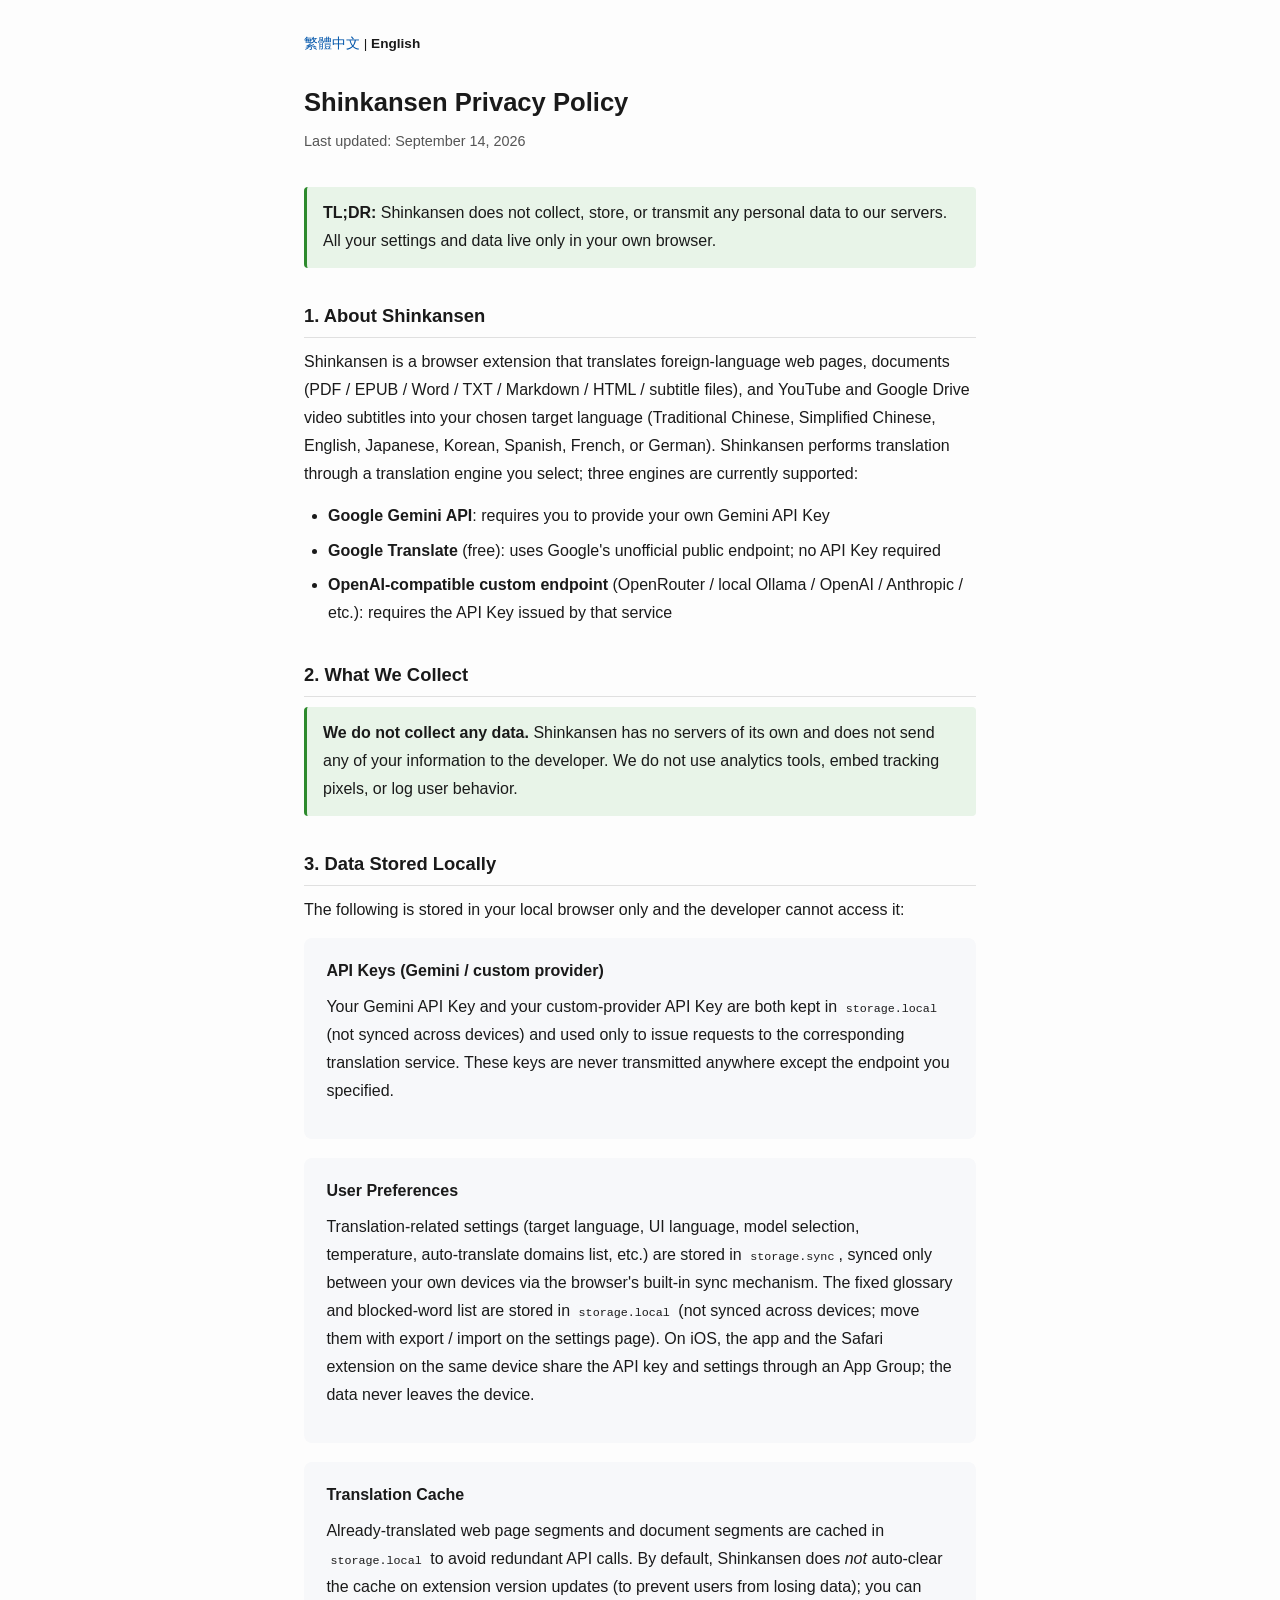
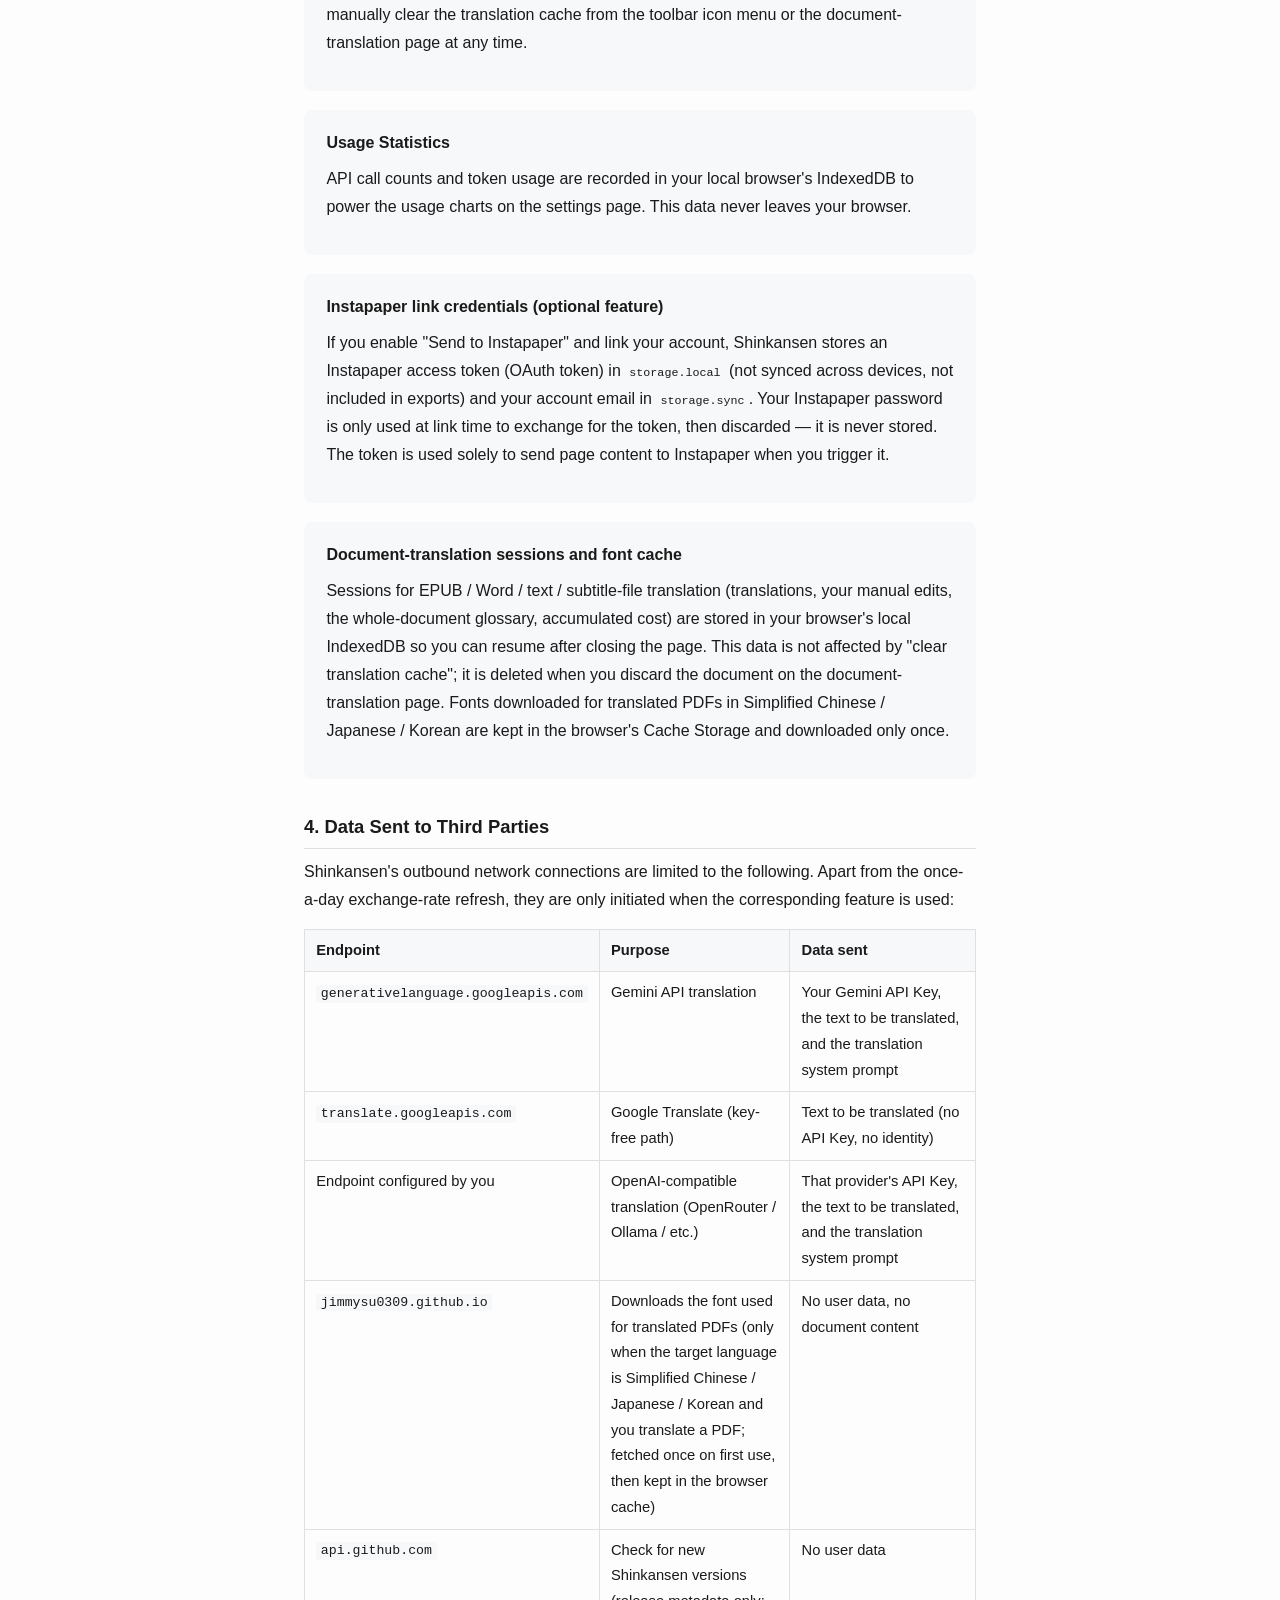
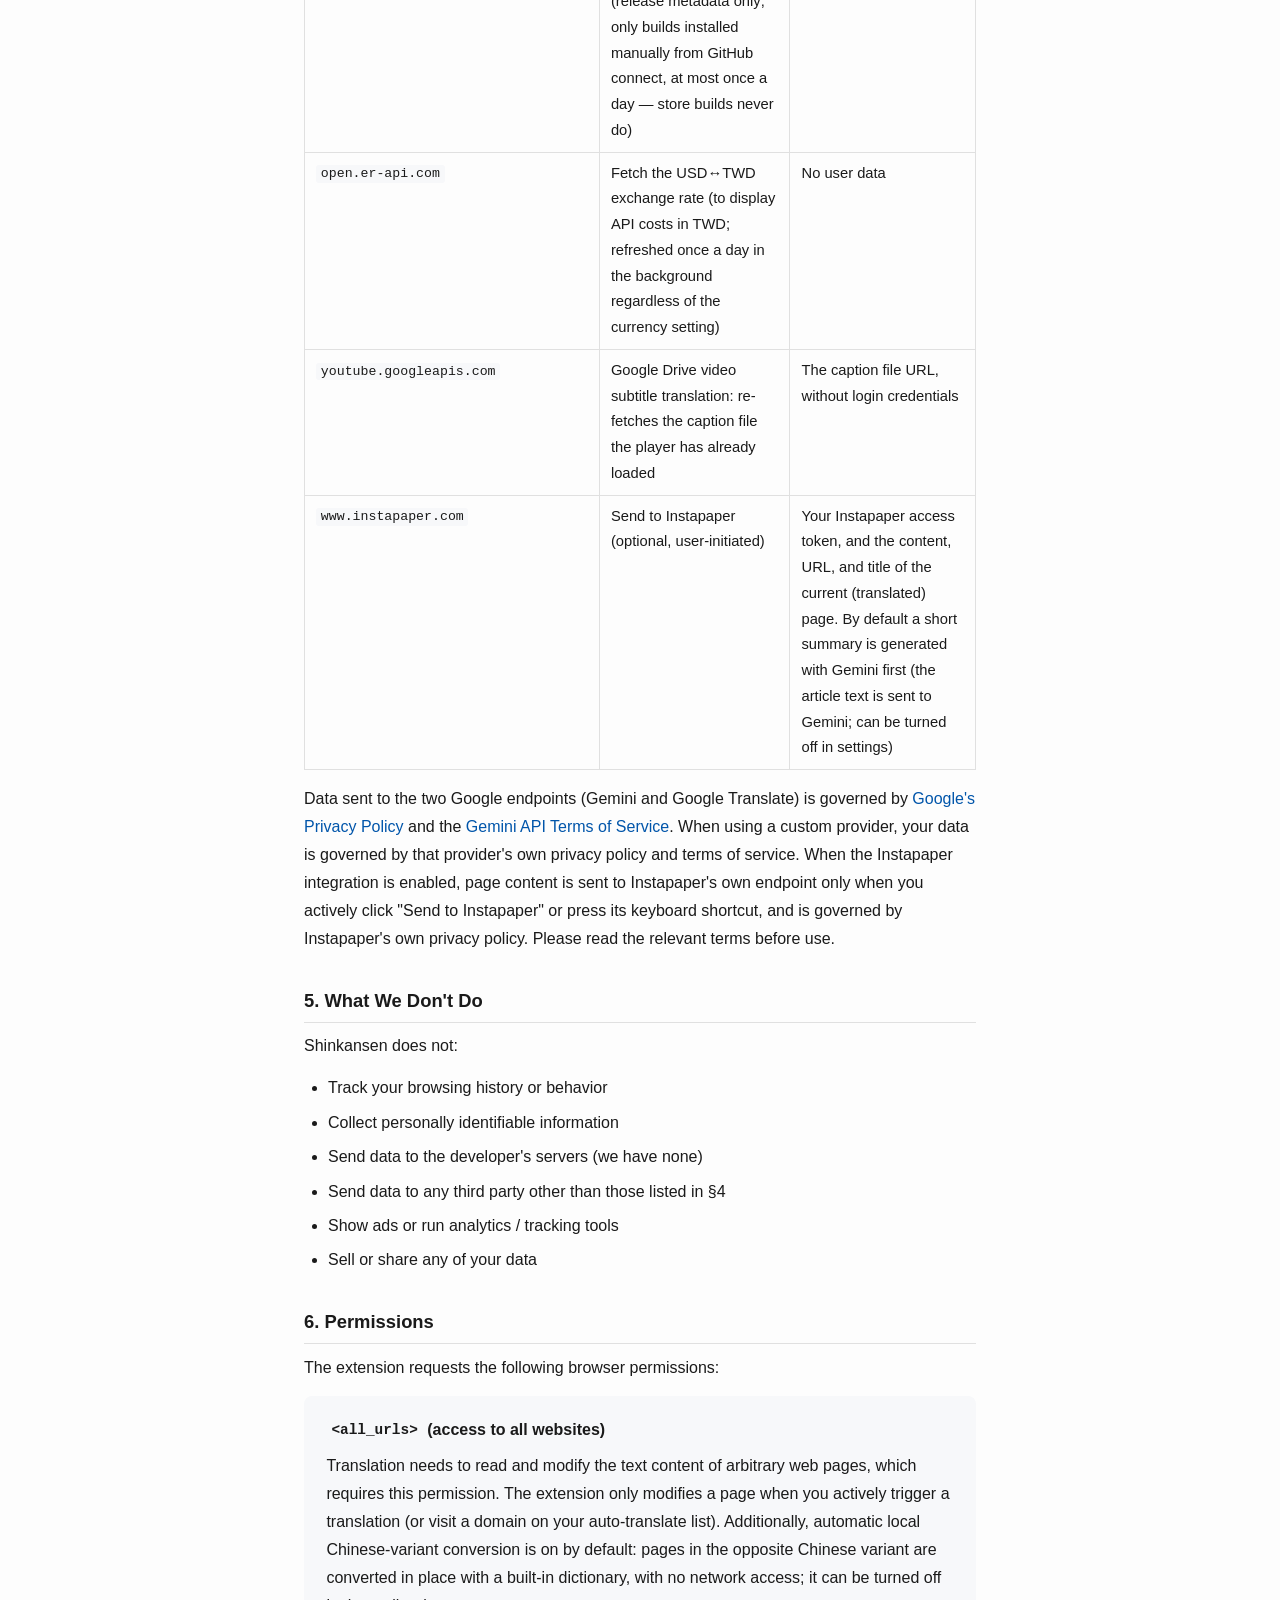
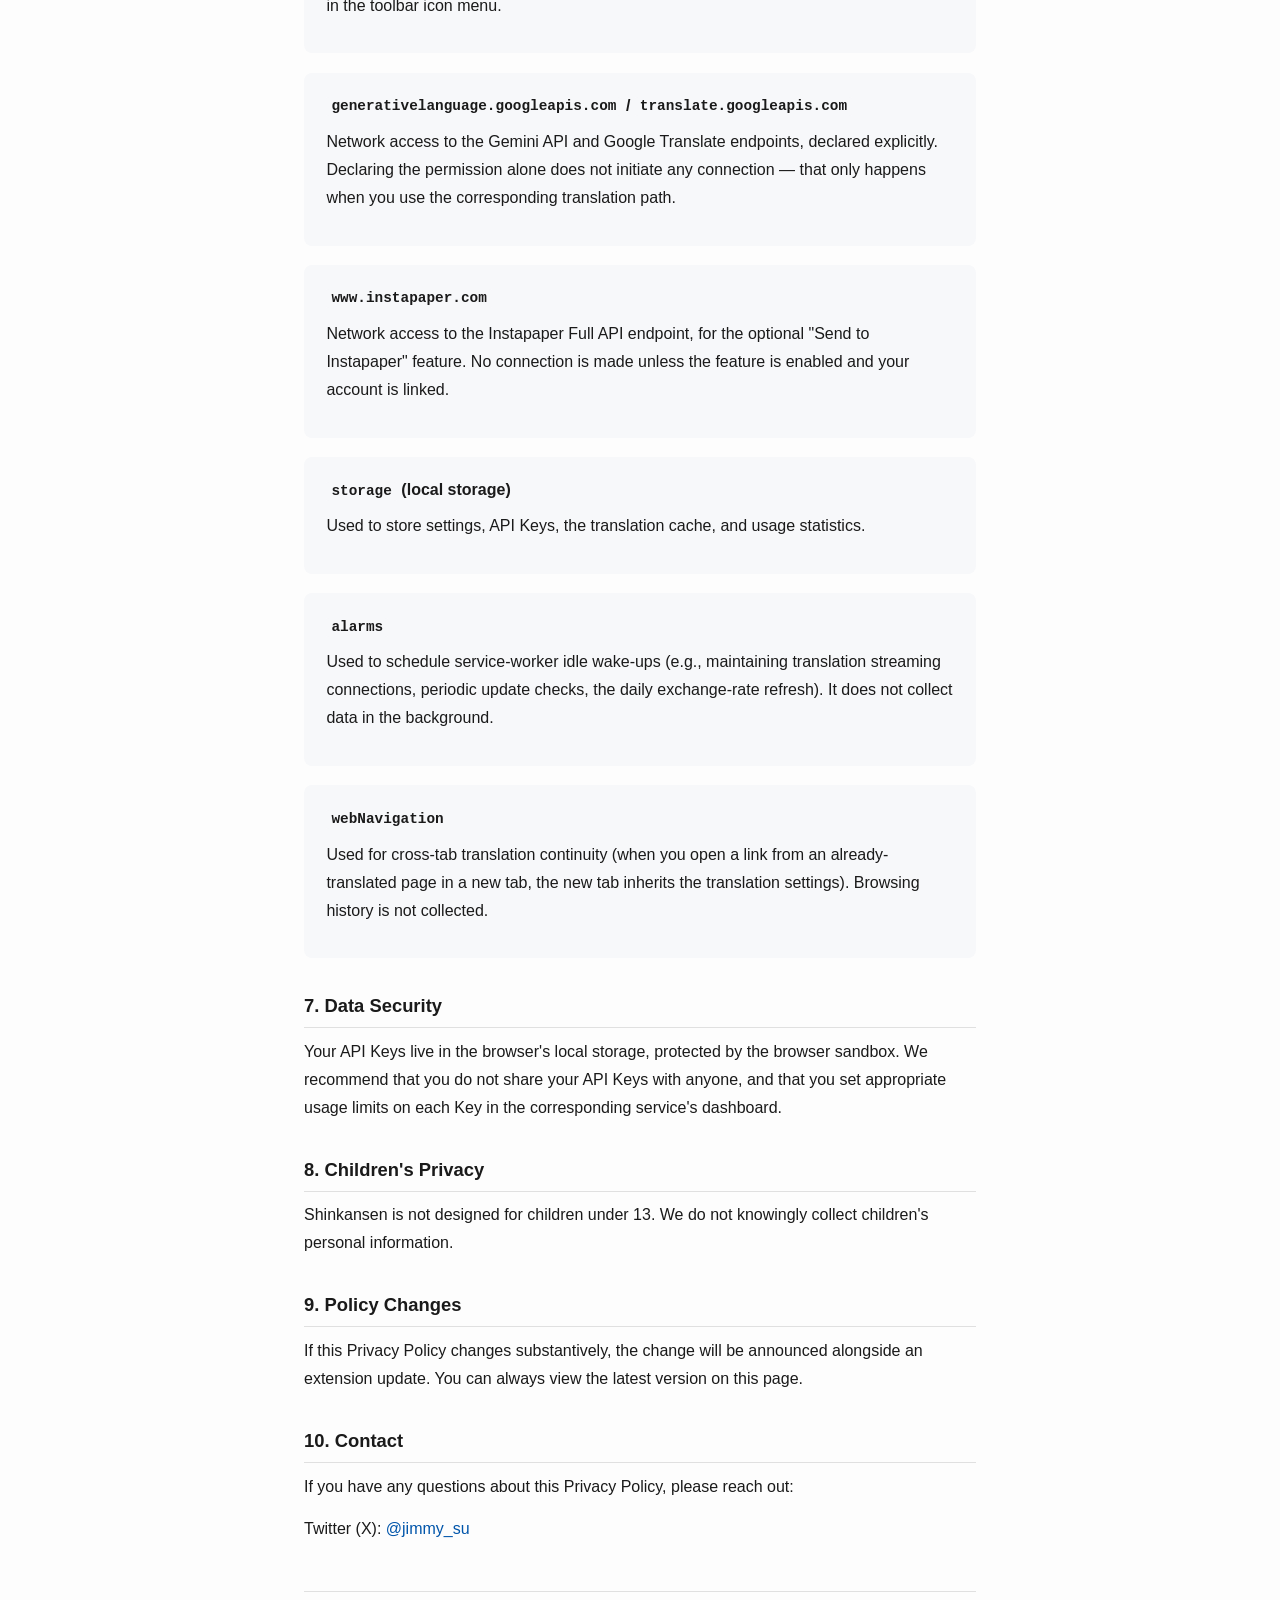
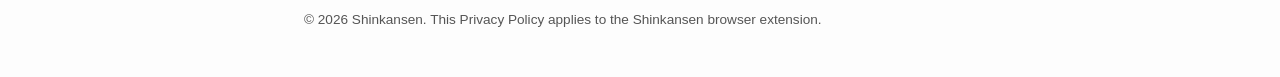
<file: docs/privacy-policy.en.html>
<!DOCTYPE html>
<html lang="en">
<head>
  <meta charset="UTF-8">
  <meta name="viewport" content="width=device-width, initial-scale=1.0">
  <title>Shinkansen — Privacy Policy</title>
  <style>
    :root {
      --bg: #fdfdfd;
      --fg: #1a1a1a;
      --muted: #555;
      --accent: #0055aa;
      --border: #e0e0e0;
      --section-bg: #f7f8fa;
    }
    @media (prefers-color-scheme: dark) {
      :root {
        --bg: #1a1a1a;
        --fg: #e8e8e8;
        --muted: #aaa;
        --accent: #6ab0ff;
        --border: #333;
        --section-bg: #222;
      }
    }
    * { box-sizing: border-box; margin: 0; padding: 0; }
    body {
      font-family: -apple-system, BlinkMacSystemFont, "Segoe UI", Roboto, sans-serif;
      background: var(--bg);
      color: var(--fg);
      line-height: 1.75;
      padding: 2rem 1.5rem;
      max-width: 720px;
      margin: 0 auto;
    }
    h1 {
      font-size: 1.6rem;
      margin-bottom: 0.3rem;
    }
    .subtitle {
      color: var(--muted);
      font-size: 0.9rem;
      margin-bottom: 2rem;
    }
    .lang-switch {
      font-size: 0.85rem;
      margin-bottom: 1.5rem;
    }
    h2 {
      font-size: 1.15rem;
      margin-top: 2rem;
      margin-bottom: 0.6rem;
      padding-bottom: 0.3rem;
      border-bottom: 1px solid var(--border);
    }
    p { margin-bottom: 0.9rem; }
    ul { margin-bottom: 0.9rem; padding-left: 1.5rem; }
    li { margin-bottom: 0.4rem; }
    section {
      background: var(--section-bg);
      border-radius: 8px;
      padding: 1.2rem 1.4rem;
      margin-bottom: 1.2rem;
    }
    section h3 {
      font-size: 1rem;
      margin-bottom: 0.5rem;
    }
    a { color: var(--accent); text-decoration: none; }
    a:hover { text-decoration: underline; }
    .highlight {
      background: #e8f4e8;
      border-left: 3px solid #2d8a2d;
      padding: 0.8rem 1rem;
      border-radius: 4px;
      margin-bottom: 1rem;
    }
    @media (prefers-color-scheme: dark) {
      .highlight { background: #1a2e1a; border-left-color: #4caf50; }
    }
    table {
      width: 100%;
      border-collapse: collapse;
      margin-bottom: 0.9rem;
      font-size: 0.92rem;
    }
    th, td {
      border: 1px solid var(--border);
      padding: 0.5rem 0.7rem;
      text-align: left;
      vertical-align: top;
    }
    th {
      background: var(--section-bg);
      font-weight: 600;
    }
    code {
      font-size: 0.9em;
      background: var(--section-bg);
      padding: 0.1em 0.35em;
      border-radius: 3px;
    }
    footer {
      margin-top: 3rem;
      padding-top: 1rem;
      border-top: 1px solid var(--border);
      color: var(--muted);
      font-size: 0.85rem;
    }
  </style>
</head>
<body>
  <p class="lang-switch"><a href="privacy-policy.html">繁體中文</a> | <strong>English</strong></p>

  <h1>Shinkansen Privacy Policy</h1>
  <p class="subtitle">Last updated: September 14, 2026</p>

  <div class="highlight">
    <strong>TL;DR:</strong> Shinkansen does not collect, store, or transmit any personal data to our servers. All your settings and data live only in your own browser.
  </div>

  <h2>1. About Shinkansen</h2>
  <p>Shinkansen is a browser extension that translates foreign-language web pages, documents (PDF / EPUB / Word / TXT / Markdown / HTML / subtitle files), and YouTube and Google Drive video subtitles into your chosen target language (Traditional Chinese, Simplified Chinese, English, Japanese, Korean, Spanish, French, or German). Shinkansen performs translation through a translation engine you select; three engines are currently supported:</p>
  <ul>
    <li><strong>Google Gemini API</strong>: requires you to provide your own Gemini API Key</li>
    <li><strong>Google Translate</strong> (free): uses Google's unofficial public endpoint; no API Key required</li>
    <li><strong>OpenAI-compatible custom endpoint</strong> (OpenRouter / local Ollama / OpenAI / Anthropic / etc.): requires the API Key issued by that service</li>
  </ul>

  <h2>2. What We Collect</h2>

  <div class="highlight">
    <strong>We do not collect any data.</strong> Shinkansen has no servers of its own and does not send any of your information to the developer. We do not use analytics tools, embed tracking pixels, or log user behavior.
  </div>

  <h2>3. Data Stored Locally</h2>
  <p>The following is stored in your local browser only and the developer cannot access it:</p>

  <section>
    <h3>API Keys (Gemini / custom provider)</h3>
    <p>Your Gemini API Key and your custom-provider API Key are both kept in <code>storage.local</code> (not synced across devices) and used only to issue requests to the corresponding translation service. These keys are never transmitted anywhere except the endpoint you specified.</p>
  </section>

  <section>
    <h3>User Preferences</h3>
    <p>Translation-related settings (target language, UI language, model selection, temperature, auto-translate domains list, etc.) are stored in <code>storage.sync</code>, synced only between your own devices via the browser's built-in sync mechanism. The fixed glossary and blocked-word list are stored in <code>storage.local</code> (not synced across devices; move them with export / import on the settings page). On iOS, the app and the Safari extension on the same device share the API key and settings through an App Group; the data never leaves the device.</p>
  </section>

  <section>
    <h3>Translation Cache</h3>
    <p>Already-translated web page segments and document segments are cached in <code>storage.local</code> to avoid redundant API calls. By default, Shinkansen does <em>not</em> auto-clear the cache on extension version updates (to prevent users from losing data); you can manually clear the translation cache from the toolbar icon menu or the document-translation page at any time.</p>
  </section>

  <section>
    <h3>Usage Statistics</h3>
    <p>API call counts and token usage are recorded in your local browser's IndexedDB to power the usage charts on the settings page. This data never leaves your browser.</p>
  </section>

  <section>
    <h3>Instapaper link credentials (optional feature)</h3>
    <p>If you enable "Send to Instapaper" and link your account, Shinkansen stores an Instapaper access token (OAuth token) in <code>storage.local</code> (not synced across devices, not included in exports) and your account email in <code>storage.sync</code>. Your Instapaper password is only used at link time to exchange for the token, then discarded — it is never stored. The token is used solely to send page content to Instapaper when you trigger it.</p>
  </section>

  <section>
    <h3>Document-translation sessions and font cache</h3>
    <p>Sessions for EPUB / Word / text / subtitle-file translation (translations, your manual edits, the whole-document glossary, accumulated cost) are stored in your browser's local IndexedDB so you can resume after closing the page. This data is not affected by "clear translation cache"; it is deleted when you discard the document on the document-translation page. Fonts downloaded for translated PDFs in Simplified Chinese / Japanese / Korean are kept in the browser's Cache Storage and downloaded only once.</p>
  </section>

  <h2>4. Data Sent to Third Parties</h2>
  <p>Shinkansen's outbound network connections are limited to the following. Apart from the once-a-day exchange-rate refresh, they are only initiated when the corresponding feature is used:</p>

  <table>
    <thead>
      <tr><th>Endpoint</th><th>Purpose</th><th>Data sent</th></tr>
    </thead>
    <tbody>
      <tr>
        <td><code>generativelanguage.googleapis.com</code></td>
        <td>Gemini API translation</td>
        <td>Your Gemini API Key, the text to be translated, and the translation system prompt</td>
      </tr>
      <tr>
        <td><code>translate.googleapis.com</code></td>
        <td>Google Translate (key-free path)</td>
        <td>Text to be translated (no API Key, no identity)</td>
      </tr>
      <tr>
        <td>Endpoint configured by you</td>
        <td>OpenAI-compatible translation (OpenRouter / Ollama / etc.)</td>
        <td>That provider's API Key, the text to be translated, and the translation system prompt</td>
      </tr>
      <tr>
        <td><code>jimmysu0309.github.io</code></td>
        <td>Downloads the font used for translated PDFs (only when the target language is Simplified Chinese / Japanese / Korean and you translate a PDF; fetched once on first use, then kept in the browser cache)</td>
        <td>No user data, no document content</td>
      </tr>
      <tr>
        <td><code>api.github.com</code></td>
        <td>Check for new Shinkansen versions (release metadata only; only builds installed manually from GitHub connect, at most once a day — store builds never do)</td>
        <td>No user data</td>
      </tr>
      <tr>
        <td><code>open.er-api.com</code></td>
        <td>Fetch the USD↔TWD exchange rate (to display API costs in TWD; refreshed once a day in the background regardless of the currency setting)</td>
        <td>No user data</td>
      </tr>
      <tr>
        <td><code>youtube.googleapis.com</code></td>
        <td>Google Drive video subtitle translation: re-fetches the caption file the player has already loaded</td>
        <td>The caption file URL, without login credentials</td>
      </tr>
      <tr>
        <td><code>www.instapaper.com</code></td>
        <td>Send to Instapaper (optional, user-initiated)</td>
        <td>Your Instapaper access token, and the content, URL, and title of the current (translated) page. By default a short summary is generated with Gemini first (the article text is sent to Gemini; can be turned off in settings)</td>
      </tr>
    </tbody>
  </table>

  <p>Data sent to the two Google endpoints (Gemini and Google Translate) is governed by <a href="https://policies.google.com/privacy" target="_blank" rel="noopener">Google's Privacy Policy</a> and the <a href="https://ai.google.dev/gemini-api/terms" target="_blank" rel="noopener">Gemini API Terms of Service</a>. When using a custom provider, your data is governed by that provider's own privacy policy and terms of service. When the Instapaper integration is enabled, page content is sent to Instapaper's own endpoint only when you actively click "Send to Instapaper" or press its keyboard shortcut, and is governed by Instapaper's own privacy policy. Please read the relevant terms before use.</p>

  <h2>5. What We Don't Do</h2>
  <p>Shinkansen does not:</p>
  <ul>
    <li>Track your browsing history or behavior</li>
    <li>Collect personally identifiable information</li>
    <li>Send data to the developer's servers (we have none)</li>
    <li>Send data to any third party other than those listed in §4</li>
    <li>Show ads or run analytics / tracking tools</li>
    <li>Sell or share any of your data</li>
  </ul>

  <h2>6. Permissions</h2>
  <p>The extension requests the following browser permissions:</p>

  <section>
    <h3><code>&lt;all_urls&gt;</code> (access to all websites)</h3>
    <p>Translation needs to read and modify the text content of arbitrary web pages, which requires this permission. The extension only modifies a page when you actively trigger a translation (or visit a domain on your auto-translate list). Additionally, automatic local Chinese-variant conversion is on by default: pages in the opposite Chinese variant are converted in place with a built-in dictionary, with no network access; it can be turned off in the toolbar icon menu.</p>
  </section>

  <section>
    <h3><code>generativelanguage.googleapis.com</code> / <code>translate.googleapis.com</code></h3>
    <p>Network access to the Gemini API and Google Translate endpoints, declared explicitly. Declaring the permission alone does not initiate any connection — that only happens when you use the corresponding translation path.</p>
  </section>

  <section>
    <h3><code>www.instapaper.com</code></h3>
    <p>Network access to the Instapaper Full API endpoint, for the optional "Send to Instapaper" feature. No connection is made unless the feature is enabled and your account is linked.</p>
  </section>

  <section>
    <h3><code>storage</code> (local storage)</h3>
    <p>Used to store settings, API Keys, the translation cache, and usage statistics.</p>
  </section>

  <section>
    <h3><code>alarms</code></h3>
    <p>Used to schedule service-worker idle wake-ups (e.g., maintaining translation streaming connections, periodic update checks, the daily exchange-rate refresh). It does not collect data in the background.</p>
  </section>

  <section>
    <h3><code>webNavigation</code></h3>
    <p>Used for cross-tab translation continuity (when you open a link from an already-translated page in a new tab, the new tab inherits the translation settings). Browsing history is not collected.</p>
  </section>

  <h2>7. Data Security</h2>
  <p>Your API Keys live in the browser's local storage, protected by the browser sandbox. We recommend that you do not share your API Keys with anyone, and that you set appropriate usage limits on each Key in the corresponding service's dashboard.</p>

  <h2>8. Children's Privacy</h2>
  <p>Shinkansen is not designed for children under 13. We do not knowingly collect children's personal information.</p>

  <h2>9. Policy Changes</h2>
  <p>If this Privacy Policy changes substantively, the change will be announced alongside an extension update. You can always view the latest version on this page.</p>

  <h2>10. Contact</h2>
  <p>If you have any questions about this Privacy Policy, please reach out:</p>
  <p>Twitter (X): <a href="https://x.com/jimmy_su" target="_blank" rel="noopener">@jimmy_su</a></p>

  <footer>
    <p>&copy; 2026 Shinkansen. This Privacy Policy applies to the Shinkansen browser extension.</p>
  </footer>
</body>
</html>
</file>
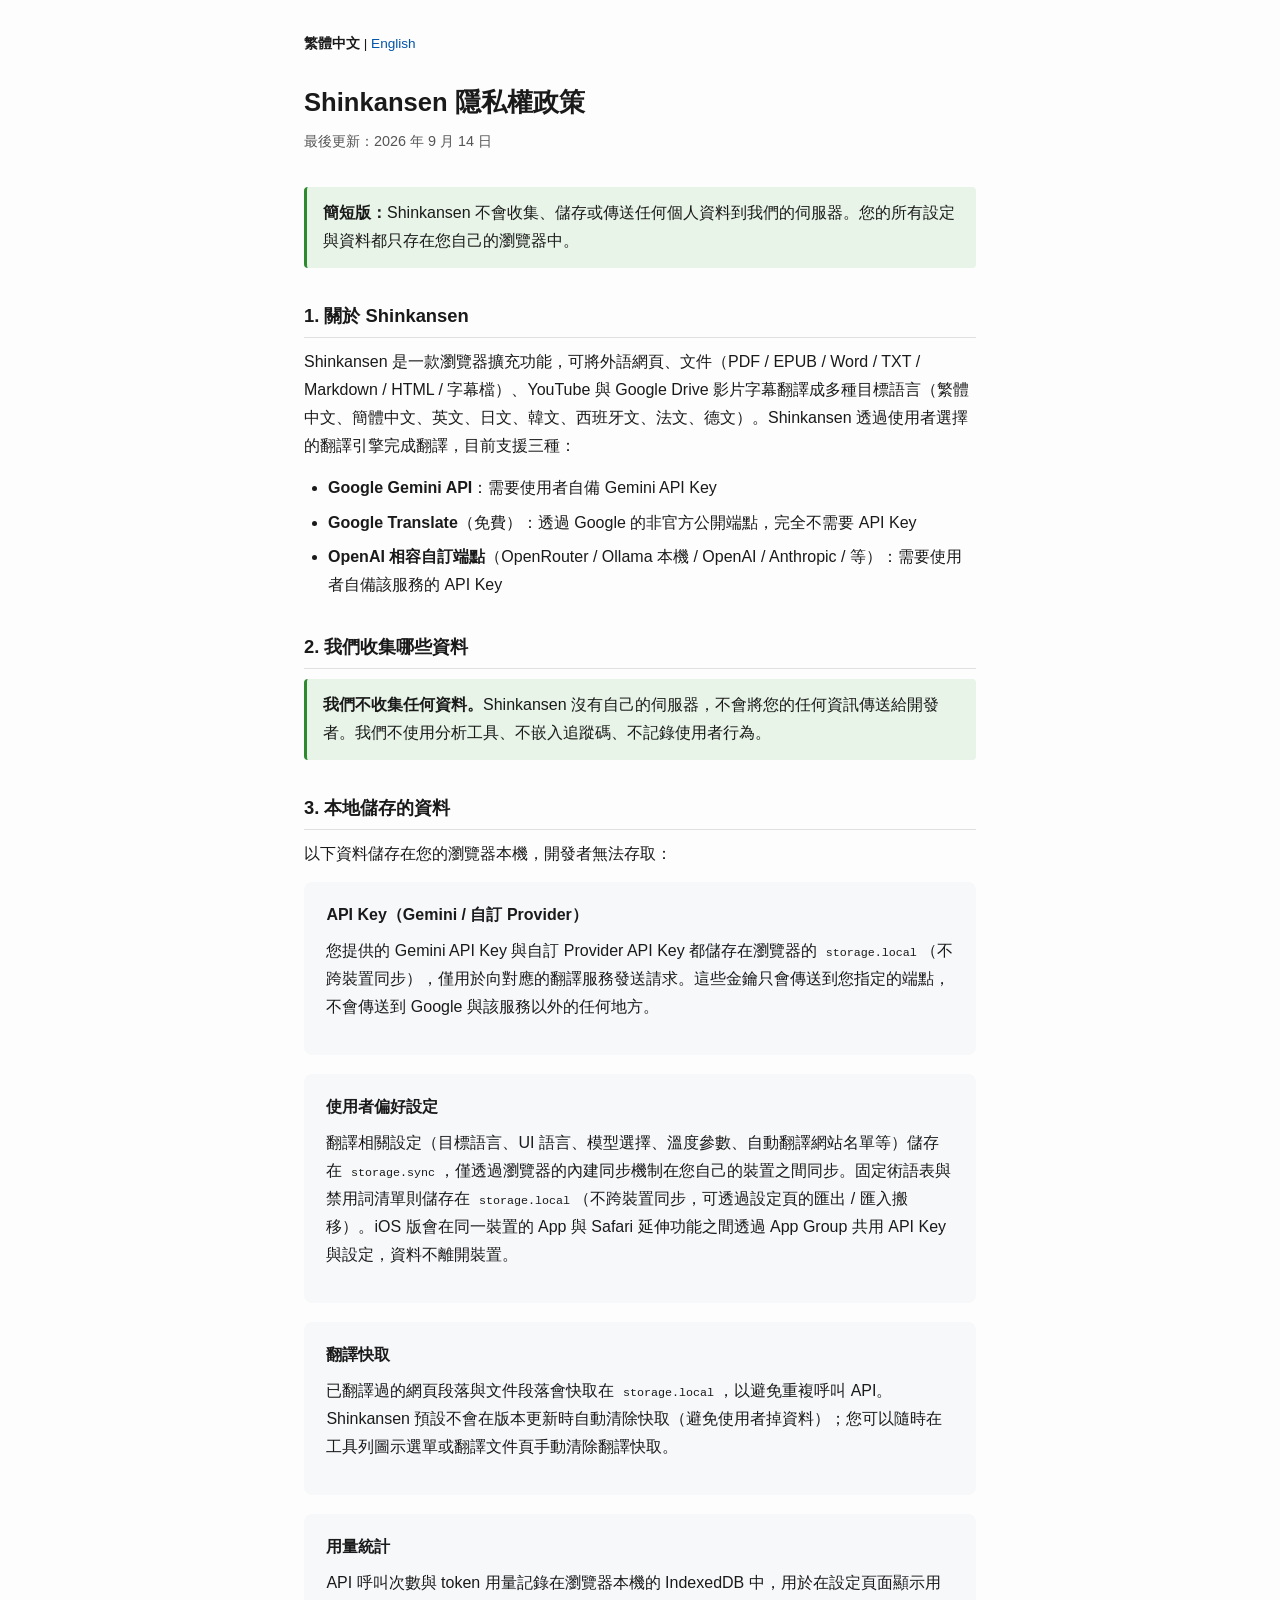
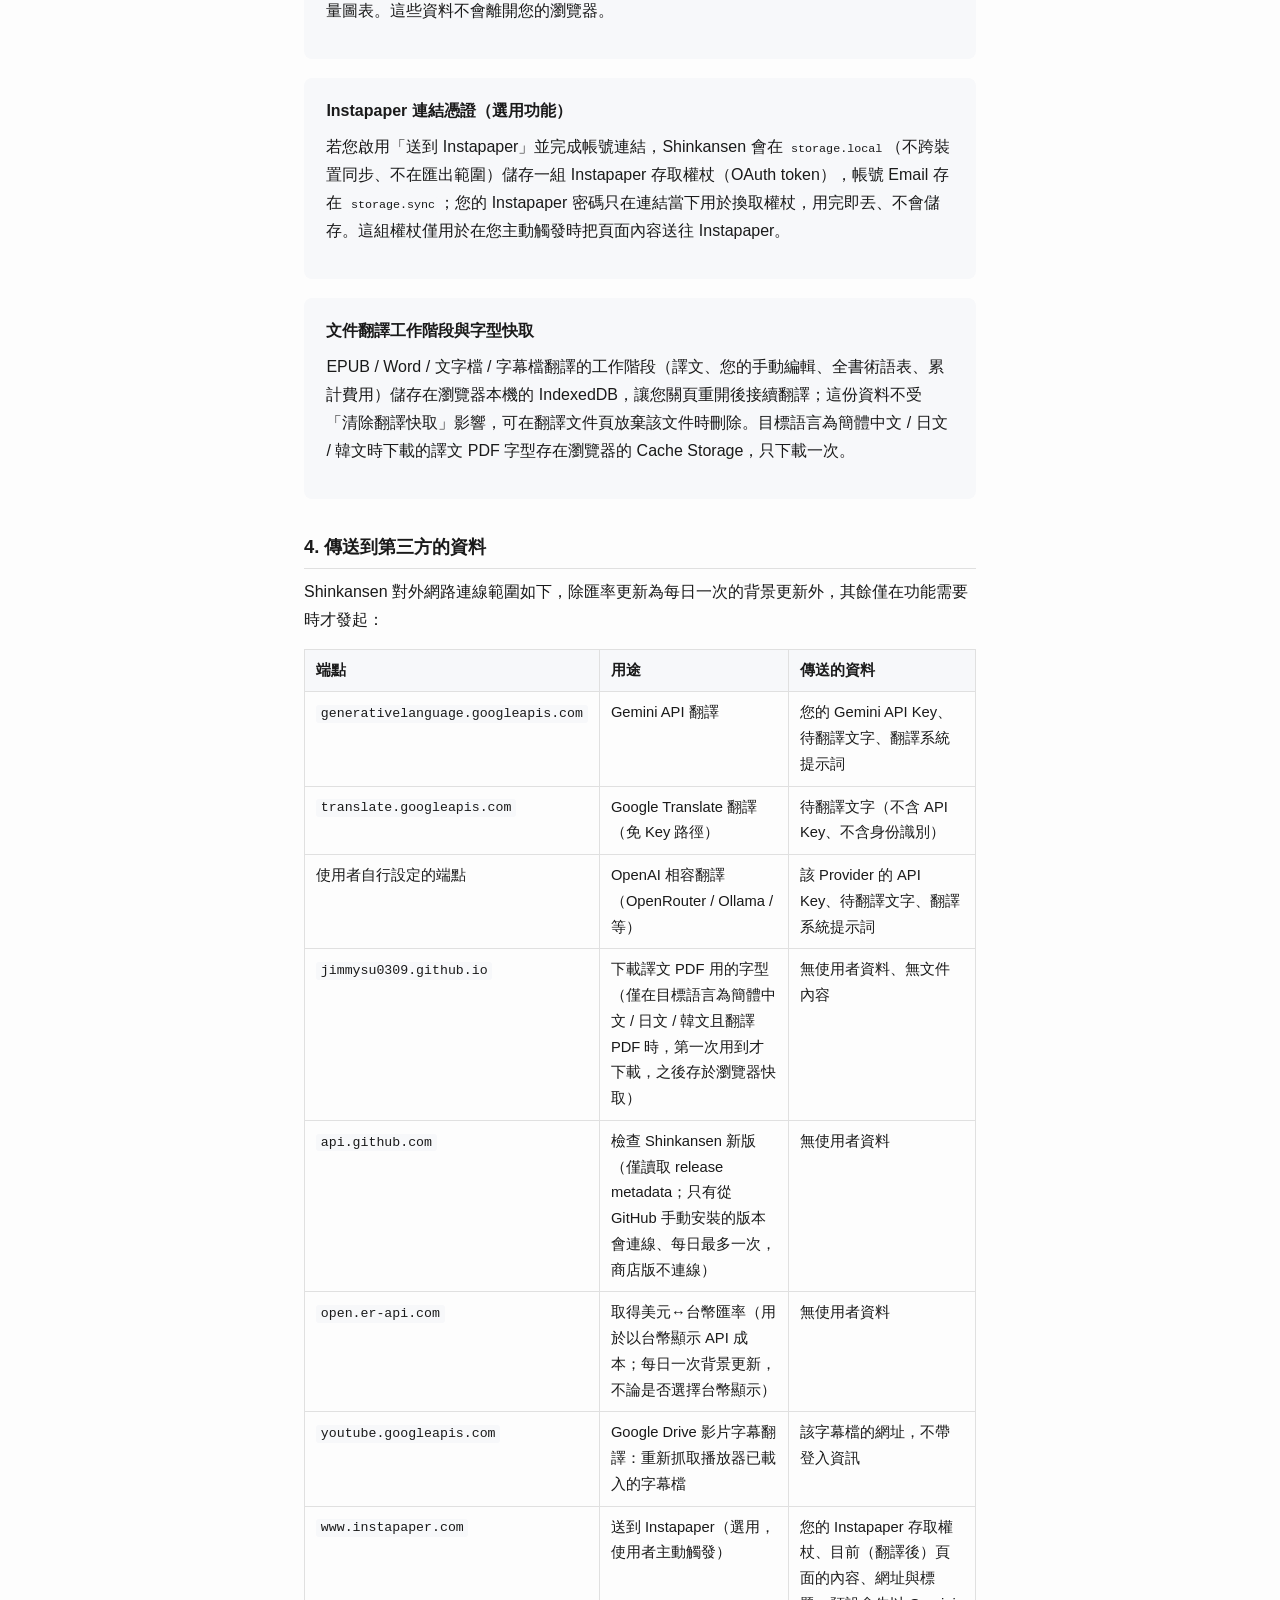
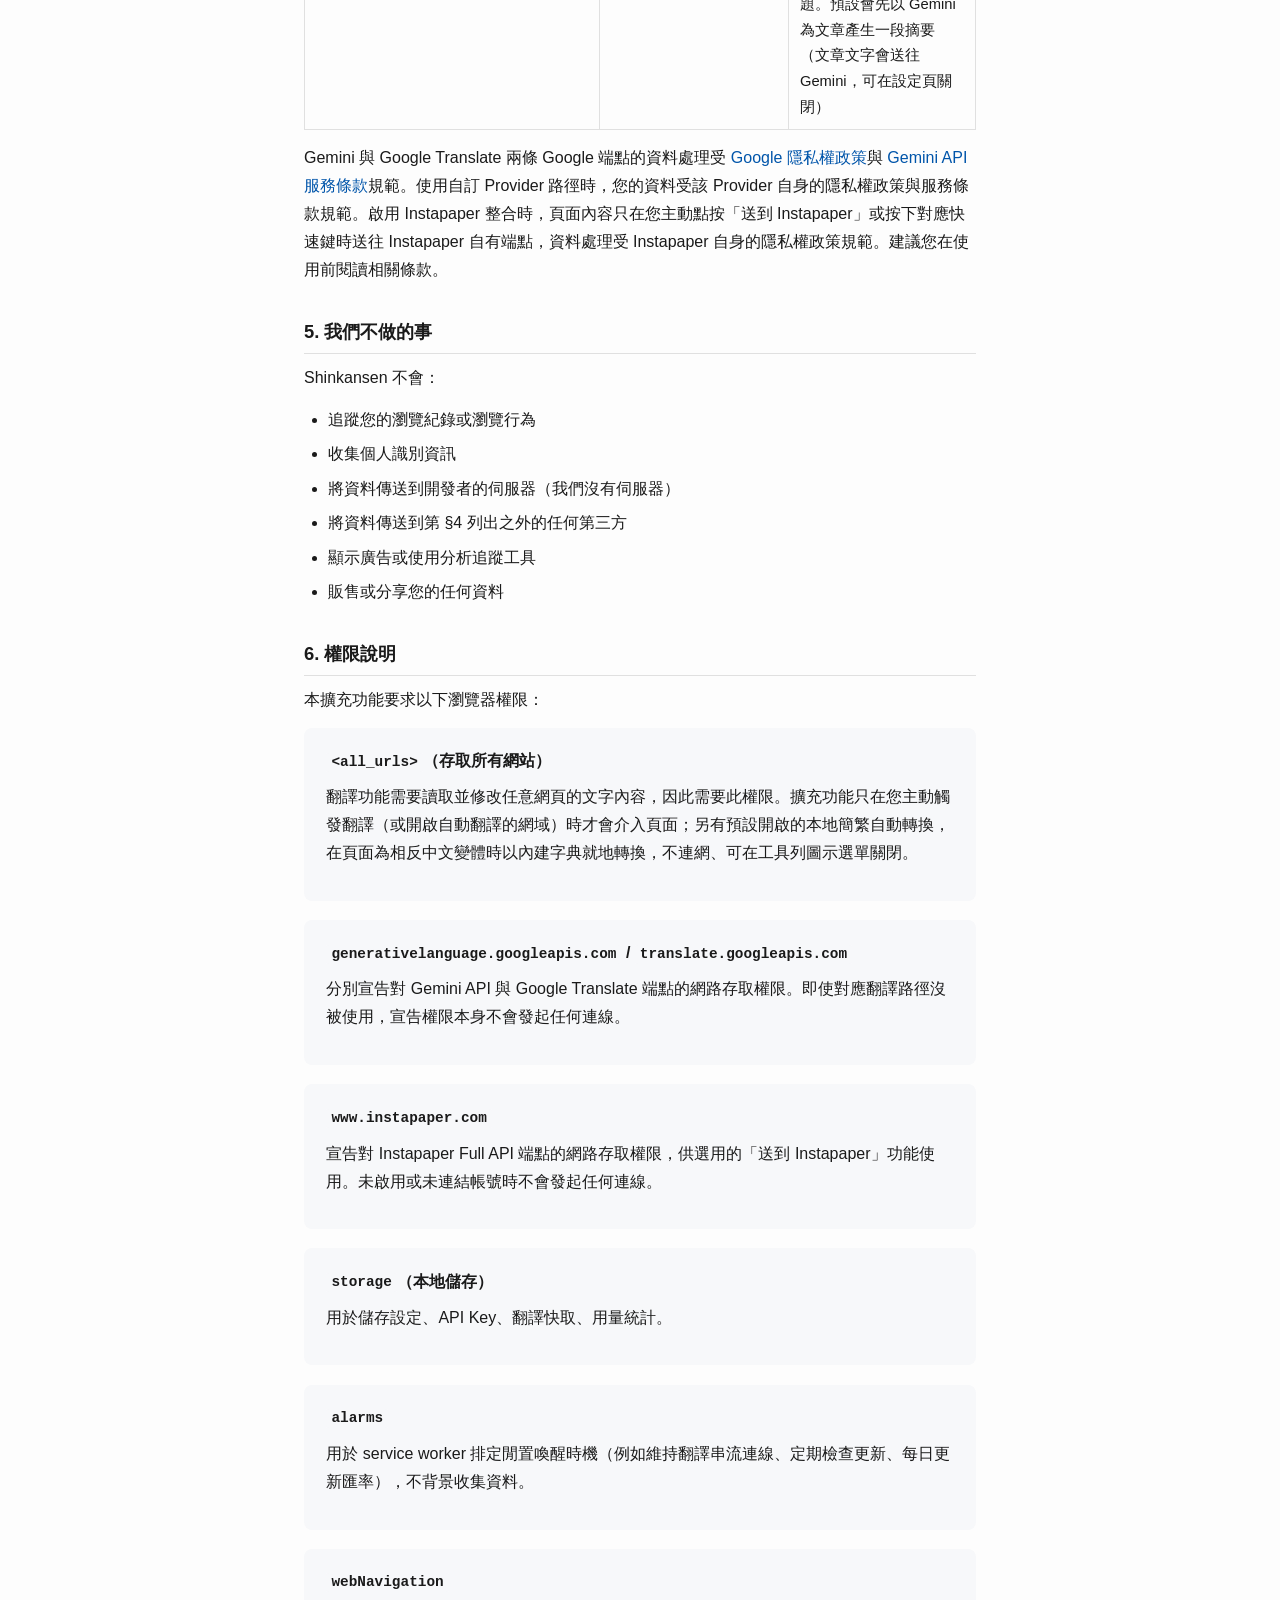
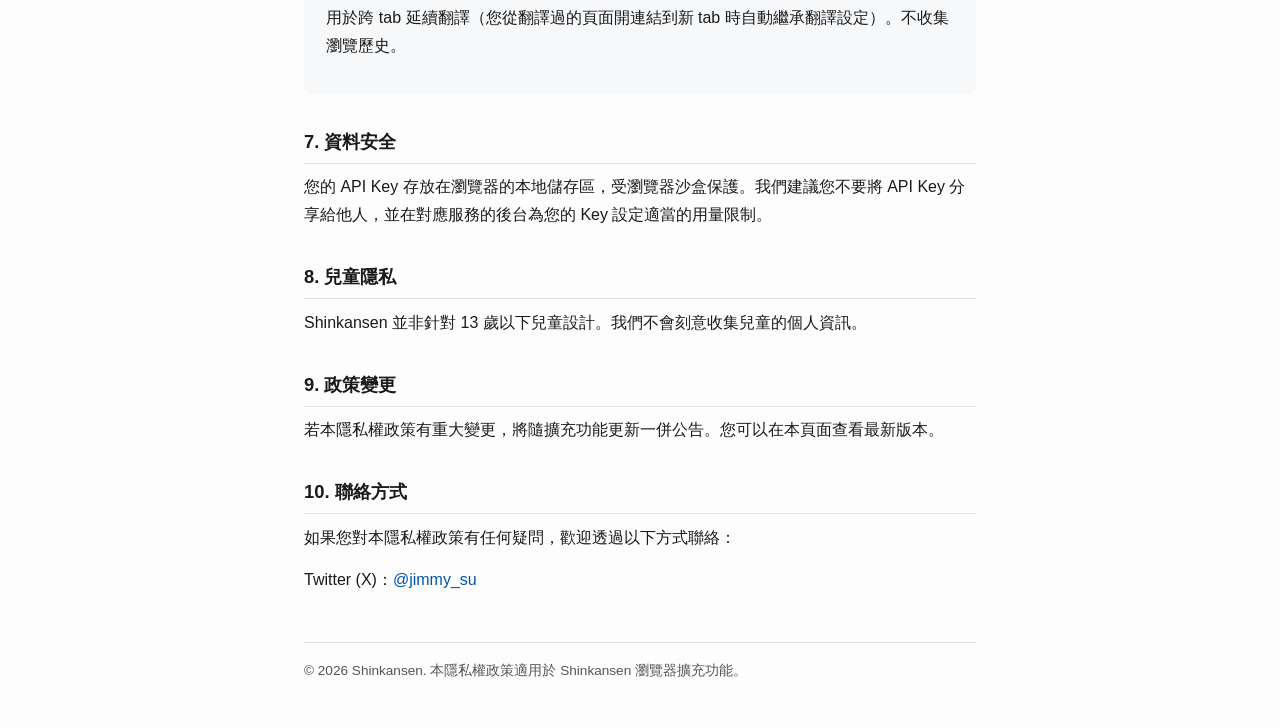
<file: docs/privacy-policy.html>
<!DOCTYPE html>
<html lang="zh-Hant-TW">
<head>
  <meta charset="UTF-8">
  <meta name="viewport" content="width=device-width, initial-scale=1.0">
  <title>Shinkansen — 隱私權政策</title>
  <style>
    :root {
      --bg: #fdfdfd;
      --fg: #1a1a1a;
      --muted: #555;
      --accent: #0055aa;
      --border: #e0e0e0;
      --section-bg: #f7f8fa;
    }
    @media (prefers-color-scheme: dark) {
      :root {
        --bg: #1a1a1a;
        --fg: #e8e8e8;
        --muted: #aaa;
        --accent: #6ab0ff;
        --border: #333;
        --section-bg: #222;
      }
    }
    * { box-sizing: border-box; margin: 0; padding: 0; }
    body {
      font-family: -apple-system, BlinkMacSystemFont, "Segoe UI", Roboto, "Noto Sans TC", sans-serif;
      background: var(--bg);
      color: var(--fg);
      line-height: 1.75;
      padding: 2rem 1.5rem;
      max-width: 720px;
      margin: 0 auto;
    }
    h1 {
      font-size: 1.6rem;
      margin-bottom: 0.3rem;
    }
    .subtitle {
      color: var(--muted);
      font-size: 0.9rem;
      margin-bottom: 2rem;
    }
    .lang-switch {
      font-size: 0.85rem;
      margin-bottom: 1.5rem;
    }
    h2 {
      font-size: 1.15rem;
      margin-top: 2rem;
      margin-bottom: 0.6rem;
      padding-bottom: 0.3rem;
      border-bottom: 1px solid var(--border);
    }
    p { margin-bottom: 0.9rem; }
    ul { margin-bottom: 0.9rem; padding-left: 1.5rem; }
    li { margin-bottom: 0.4rem; }
    section {
      background: var(--section-bg);
      border-radius: 8px;
      padding: 1.2rem 1.4rem;
      margin-bottom: 1.2rem;
    }
    section h3 {
      font-size: 1rem;
      margin-bottom: 0.5rem;
    }
    a { color: var(--accent); text-decoration: none; }
    a:hover { text-decoration: underline; }
    .highlight {
      background: #e8f4e8;
      border-left: 3px solid #2d8a2d;
      padding: 0.8rem 1rem;
      border-radius: 4px;
      margin-bottom: 1rem;
    }
    @media (prefers-color-scheme: dark) {
      .highlight { background: #1a2e1a; border-left-color: #4caf50; }
    }
    table {
      width: 100%;
      border-collapse: collapse;
      margin-bottom: 0.9rem;
      font-size: 0.92rem;
    }
    th, td {
      border: 1px solid var(--border);
      padding: 0.5rem 0.7rem;
      text-align: left;
      vertical-align: top;
    }
    th {
      background: var(--section-bg);
      font-weight: 600;
    }
    code {
      font-size: 0.9em;
      background: var(--section-bg);
      padding: 0.1em 0.35em;
      border-radius: 3px;
    }
    footer {
      margin-top: 3rem;
      padding-top: 1rem;
      border-top: 1px solid var(--border);
      color: var(--muted);
      font-size: 0.85rem;
    }
  </style>
</head>
<body>
  <p class="lang-switch"><strong>繁體中文</strong> | <a href="privacy-policy.en.html">English</a></p>

  <h1>Shinkansen 隱私權政策</h1>
  <p class="subtitle">最後更新：2026 年 9 月 14 日</p>

  <div class="highlight">
    <strong>簡短版：</strong>Shinkansen 不會收集、儲存或傳送任何個人資料到我們的伺服器。您的所有設定與資料都只存在您自己的瀏覽器中。
  </div>

  <h2>1. 關於 Shinkansen</h2>
  <p>Shinkansen 是一款瀏覽器擴充功能，可將外語網頁、文件（PDF / EPUB / Word / TXT / Markdown / HTML / 字幕檔）、YouTube 與 Google Drive 影片字幕翻譯成多種目標語言（繁體中文、簡體中文、英文、日文、韓文、西班牙文、法文、德文）。Shinkansen 透過使用者選擇的翻譯引擎完成翻譯，目前支援三種：</p>
  <ul>
    <li><strong>Google Gemini API</strong>：需要使用者自備 Gemini API Key</li>
    <li><strong>Google Translate</strong>（免費）：透過 Google 的非官方公開端點，完全不需要 API Key</li>
    <li><strong>OpenAI 相容自訂端點</strong>（OpenRouter / Ollama 本機 / OpenAI / Anthropic / 等）：需要使用者自備該服務的 API Key</li>
  </ul>

  <h2>2. 我們收集哪些資料</h2>

  <div class="highlight">
    <strong>我們不收集任何資料。</strong>Shinkansen 沒有自己的伺服器，不會將您的任何資訊傳送給開發者。我們不使用分析工具、不嵌入追蹤碼、不記錄使用者行為。
  </div>

  <h2>3. 本地儲存的資料</h2>
  <p>以下資料儲存在您的瀏覽器本機，開發者無法存取：</p>

  <section>
    <h3>API Key（Gemini / 自訂 Provider）</h3>
    <p>您提供的 Gemini API Key 與自訂 Provider API Key 都儲存在瀏覽器的 <code>storage.local</code>（不跨裝置同步），僅用於向對應的翻譯服務發送請求。這些金鑰只會傳送到您指定的端點，不會傳送到 Google 與該服務以外的任何地方。</p>
  </section>

  <section>
    <h3>使用者偏好設定</h3>
    <p>翻譯相關設定（目標語言、UI 語言、模型選擇、溫度參數、自動翻譯網站名單等）儲存在 <code>storage.sync</code>，僅透過瀏覽器的內建同步機制在您自己的裝置之間同步。固定術語表與禁用詞清單則儲存在 <code>storage.local</code>（不跨裝置同步，可透過設定頁的匯出 / 匯入搬移）。iOS 版會在同一裝置的 App 與 Safari 延伸功能之間透過 App Group 共用 API Key 與設定，資料不離開裝置。</p>
  </section>

  <section>
    <h3>翻譯快取</h3>
    <p>已翻譯過的網頁段落與文件段落會快取在 <code>storage.local</code>，以避免重複呼叫 API。Shinkansen 預設不會在版本更新時自動清除快取（避免使用者掉資料）；您可以隨時在工具列圖示選單或翻譯文件頁手動清除翻譯快取。</p>
  </section>

  <section>
    <h3>用量統計</h3>
    <p>API 呼叫次數與 token 用量記錄在瀏覽器本機的 IndexedDB 中，用於在設定頁面顯示用量圖表。這些資料不會離開您的瀏覽器。</p>
  </section>

  <section>
    <h3>Instapaper 連結憑證（選用功能）</h3>
    <p>若您啟用「送到 Instapaper」並完成帳號連結，Shinkansen 會在 <code>storage.local</code>（不跨裝置同步、不在匯出範圍）儲存一組 Instapaper 存取權杖（OAuth token），帳號 Email 存在 <code>storage.sync</code>；您的 Instapaper 密碼只在連結當下用於換取權杖，用完即丟、不會儲存。這組權杖僅用於在您主動觸發時把頁面內容送往 Instapaper。</p>
  </section>

  <section>
    <h3>文件翻譯工作階段與字型快取</h3>
    <p>EPUB / Word / 文字檔 / 字幕檔翻譯的工作階段（譯文、您的手動編輯、全書術語表、累計費用）儲存在瀏覽器本機的 IndexedDB，讓您關頁重開後接續翻譯；這份資料不受「清除翻譯快取」影響，可在翻譯文件頁放棄該文件時刪除。目標語言為簡體中文 / 日文 / 韓文時下載的譯文 PDF 字型存在瀏覽器的 Cache Storage，只下載一次。</p>
  </section>

  <h2>4. 傳送到第三方的資料</h2>
  <p>Shinkansen 對外網路連線範圍如下，除匯率更新為每日一次的背景更新外，其餘僅在功能需要時才發起：</p>

  <table>
    <thead>
      <tr><th>端點</th><th>用途</th><th>傳送的資料</th></tr>
    </thead>
    <tbody>
      <tr>
        <td><code>generativelanguage.googleapis.com</code></td>
        <td>Gemini API 翻譯</td>
        <td>您的 Gemini API Key、待翻譯文字、翻譯系統提示詞</td>
      </tr>
      <tr>
        <td><code>translate.googleapis.com</code></td>
        <td>Google Translate 翻譯（免 Key 路徑）</td>
        <td>待翻譯文字（不含 API Key、不含身份識別）</td>
      </tr>
      <tr>
        <td>使用者自行設定的端點</td>
        <td>OpenAI 相容翻譯（OpenRouter / Ollama / 等）</td>
        <td>該 Provider 的 API Key、待翻譯文字、翻譯系統提示詞</td>
      </tr>
      <tr>
        <td><code>jimmysu0309.github.io</code></td>
        <td>下載譯文 PDF 用的字型（僅在目標語言為簡體中文 / 日文 / 韓文且翻譯 PDF 時，第一次用到才下載，之後存於瀏覽器快取）</td>
        <td>無使用者資料、無文件內容</td>
      </tr>
      <tr>
        <td><code>api.github.com</code></td>
        <td>檢查 Shinkansen 新版（僅讀取 release metadata；只有從 GitHub 手動安裝的版本會連線、每日最多一次，商店版不連線）</td>
        <td>無使用者資料</td>
      </tr>
      <tr>
        <td><code>open.er-api.com</code></td>
        <td>取得美元↔台幣匯率（用於以台幣顯示 API 成本；每日一次背景更新，不論是否選擇台幣顯示）</td>
        <td>無使用者資料</td>
      </tr>
      <tr>
        <td><code>youtube.googleapis.com</code></td>
        <td>Google Drive 影片字幕翻譯：重新抓取播放器已載入的字幕檔</td>
        <td>該字幕檔的網址，不帶登入資訊</td>
      </tr>
      <tr>
        <td><code>www.instapaper.com</code></td>
        <td>送到 Instapaper（選用，使用者主動觸發）</td>
        <td>您的 Instapaper 存取權杖、目前（翻譯後）頁面的內容、網址與標題。預設會先以 Gemini 為文章產生一段摘要（文章文字會送往 Gemini，可在設定頁關閉）</td>
      </tr>
    </tbody>
  </table>

  <p>Gemini 與 Google Translate 兩條 Google 端點的資料處理受 <a href="https://policies.google.com/privacy" target="_blank" rel="noopener">Google 隱私權政策</a>與 <a href="https://ai.google.dev/gemini-api/terms" target="_blank" rel="noopener">Gemini API 服務條款</a>規範。使用自訂 Provider 路徑時，您的資料受該 Provider 自身的隱私權政策與服務條款規範。啟用 Instapaper 整合時，頁面內容只在您主動點按「送到 Instapaper」或按下對應快速鍵時送往 Instapaper 自有端點，資料處理受 Instapaper 自身的隱私權政策規範。建議您在使用前閱讀相關條款。</p>

  <h2>5. 我們不做的事</h2>
  <p>Shinkansen 不會：</p>
  <ul>
    <li>追蹤您的瀏覽紀錄或瀏覽行為</li>
    <li>收集個人識別資訊</li>
    <li>將資料傳送到開發者的伺服器（我們沒有伺服器）</li>
    <li>將資料傳送到第 §4 列出之外的任何第三方</li>
    <li>顯示廣告或使用分析追蹤工具</li>
    <li>販售或分享您的任何資料</li>
  </ul>

  <h2>6. 權限說明</h2>
  <p>本擴充功能要求以下瀏覽器權限：</p>

  <section>
    <h3><code>&lt;all_urls&gt;</code>（存取所有網站）</h3>
    <p>翻譯功能需要讀取並修改任意網頁的文字內容，因此需要此權限。擴充功能只在您主動觸發翻譯（或開啟自動翻譯的網域）時才會介入頁面；另有預設開啟的本地簡繁自動轉換，在頁面為相反中文變體時以內建字典就地轉換，不連網、可在工具列圖示選單關閉。</p>
  </section>

  <section>
    <h3><code>generativelanguage.googleapis.com</code> / <code>translate.googleapis.com</code></h3>
    <p>分別宣告對 Gemini API 與 Google Translate 端點的網路存取權限。即使對應翻譯路徑沒被使用，宣告權限本身不會發起任何連線。</p>
  </section>

  <section>
    <h3><code>www.instapaper.com</code></h3>
    <p>宣告對 Instapaper Full API 端點的網路存取權限，供選用的「送到 Instapaper」功能使用。未啟用或未連結帳號時不會發起任何連線。</p>
  </section>

  <section>
    <h3><code>storage</code>（本地儲存）</h3>
    <p>用於儲存設定、API Key、翻譯快取、用量統計。</p>
  </section>

  <section>
    <h3><code>alarms</code></h3>
    <p>用於 service worker 排定閒置喚醒時機（例如維持翻譯串流連線、定期檢查更新、每日更新匯率），不背景收集資料。</p>
  </section>

  <section>
    <h3><code>webNavigation</code></h3>
    <p>用於跨 tab 延續翻譯（您從翻譯過的頁面開連結到新 tab 時自動繼承翻譯設定）。不收集瀏覽歷史。</p>
  </section>

  <h2>7. 資料安全</h2>
  <p>您的 API Key 存放在瀏覽器的本地儲存區，受瀏覽器沙盒保護。我們建議您不要將 API Key 分享給他人，並在對應服務的後台為您的 Key 設定適當的用量限制。</p>

  <h2>8. 兒童隱私</h2>
  <p>Shinkansen 並非針對 13 歲以下兒童設計。我們不會刻意收集兒童的個人資訊。</p>

  <h2>9. 政策變更</h2>
  <p>若本隱私權政策有重大變更，將隨擴充功能更新一併公告。您可以在本頁面查看最新版本。</p>

  <h2>10. 聯絡方式</h2>
  <p>如果您對本隱私權政策有任何疑問，歡迎透過以下方式聯絡：</p>
  <p>Twitter (X)：<a href="https://x.com/jimmy_su" target="_blank" rel="noopener">@jimmy_su</a></p>

  <footer>
    <p>&copy; 2026 Shinkansen. 本隱私權政策適用於 Shinkansen 瀏覽器擴充功能。</p>
  </footer>
</body>
</html>
</file>
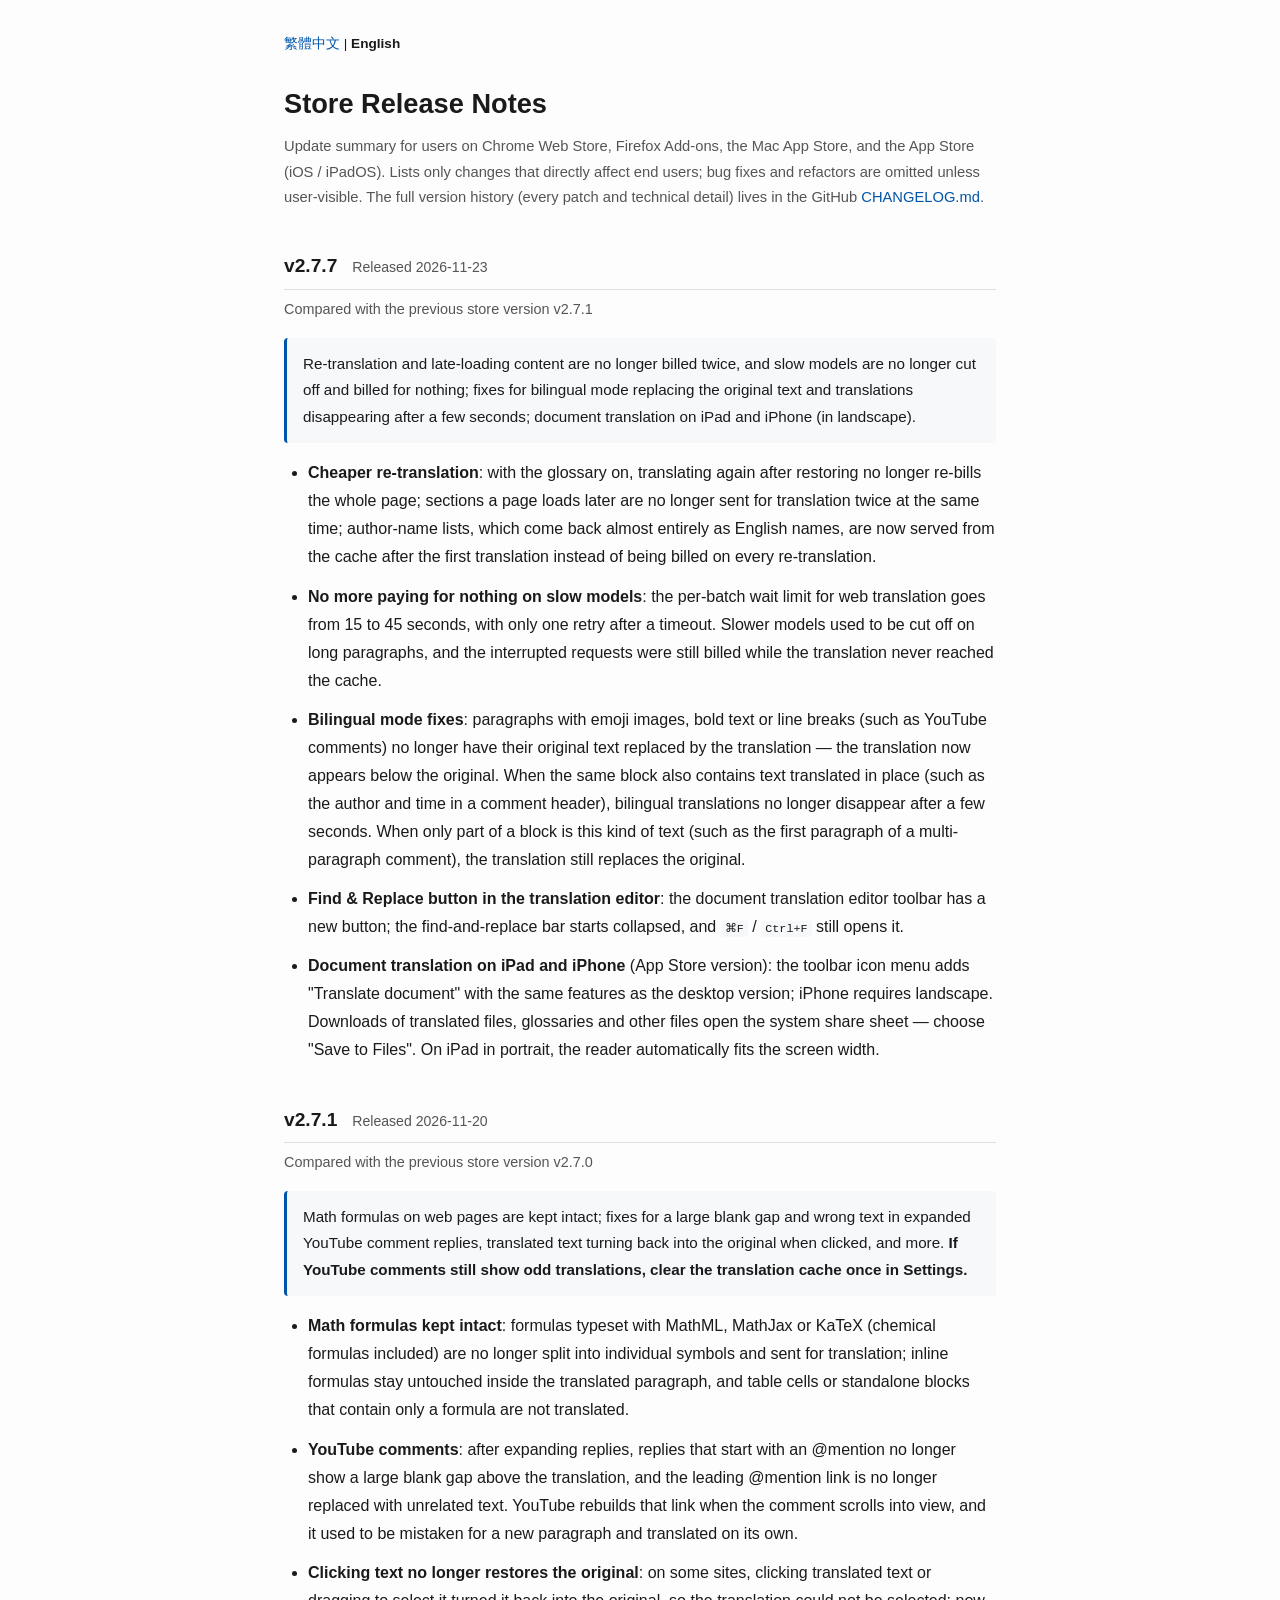
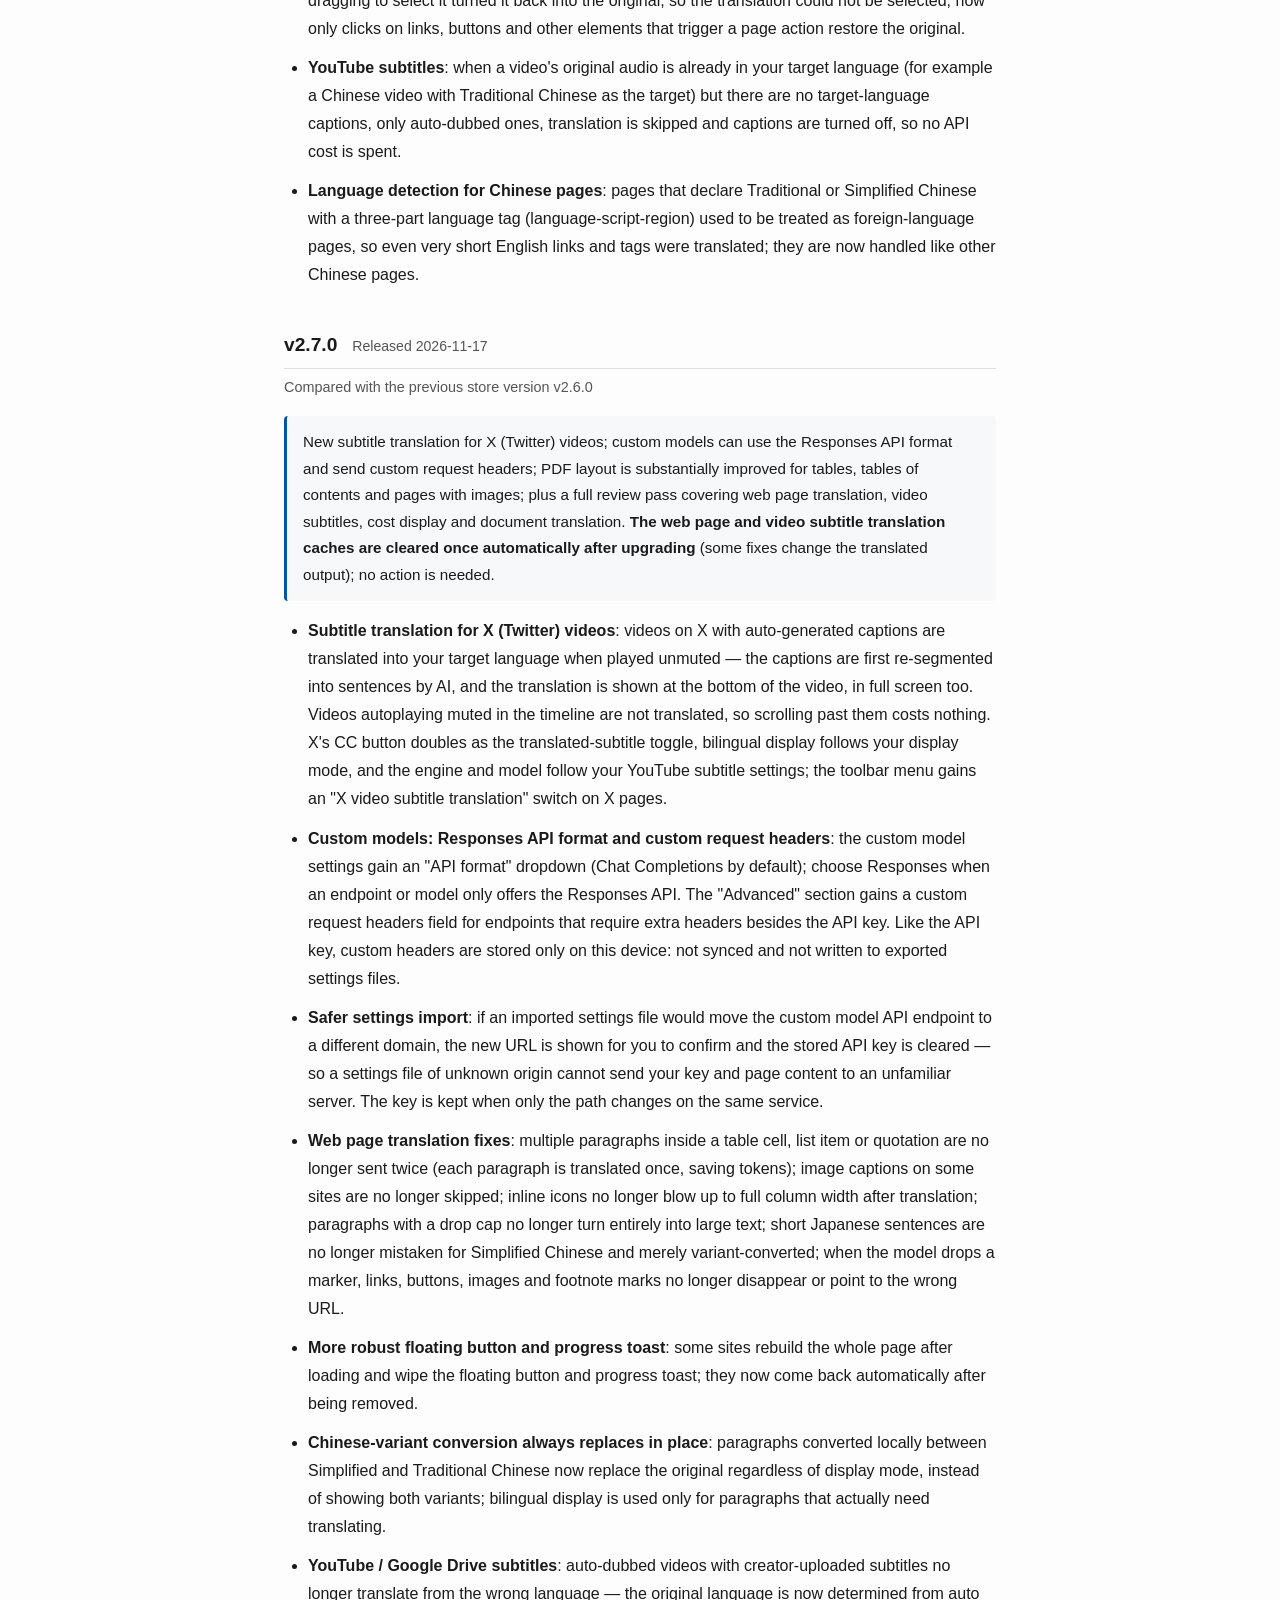
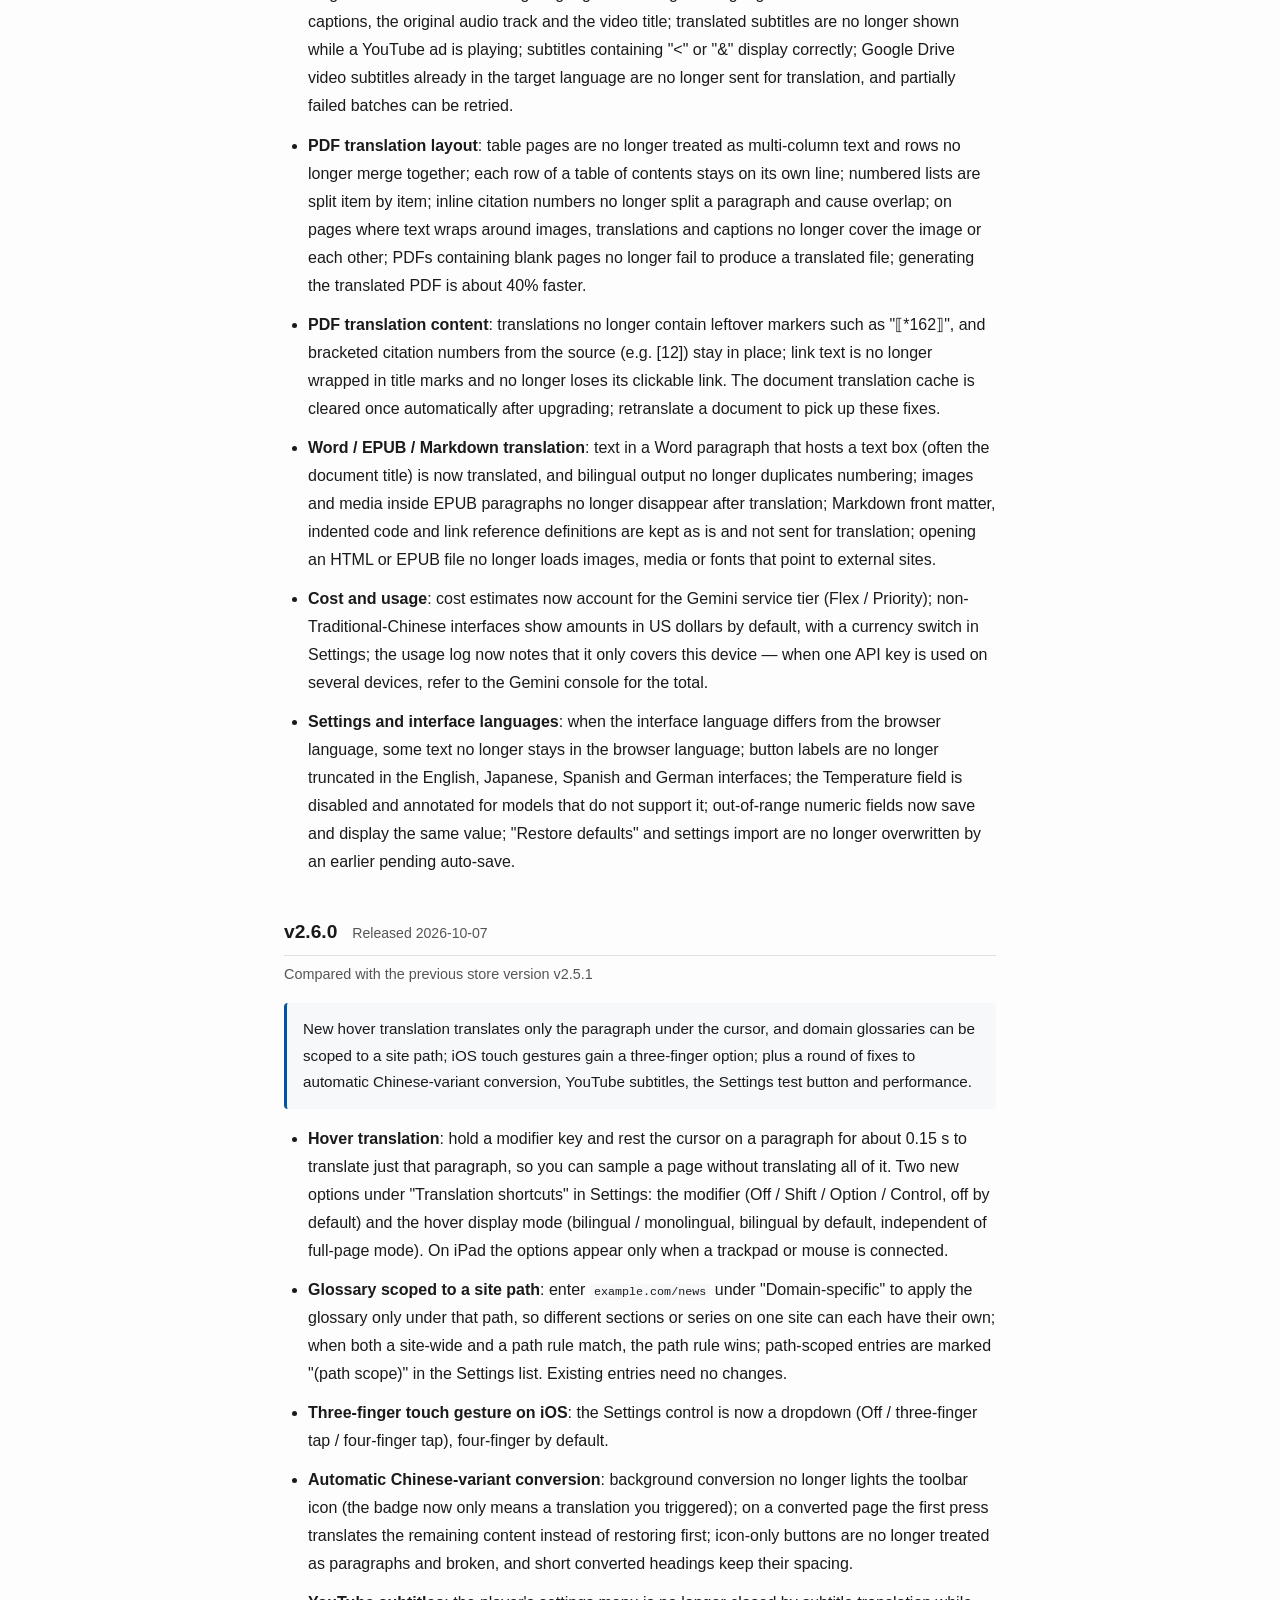
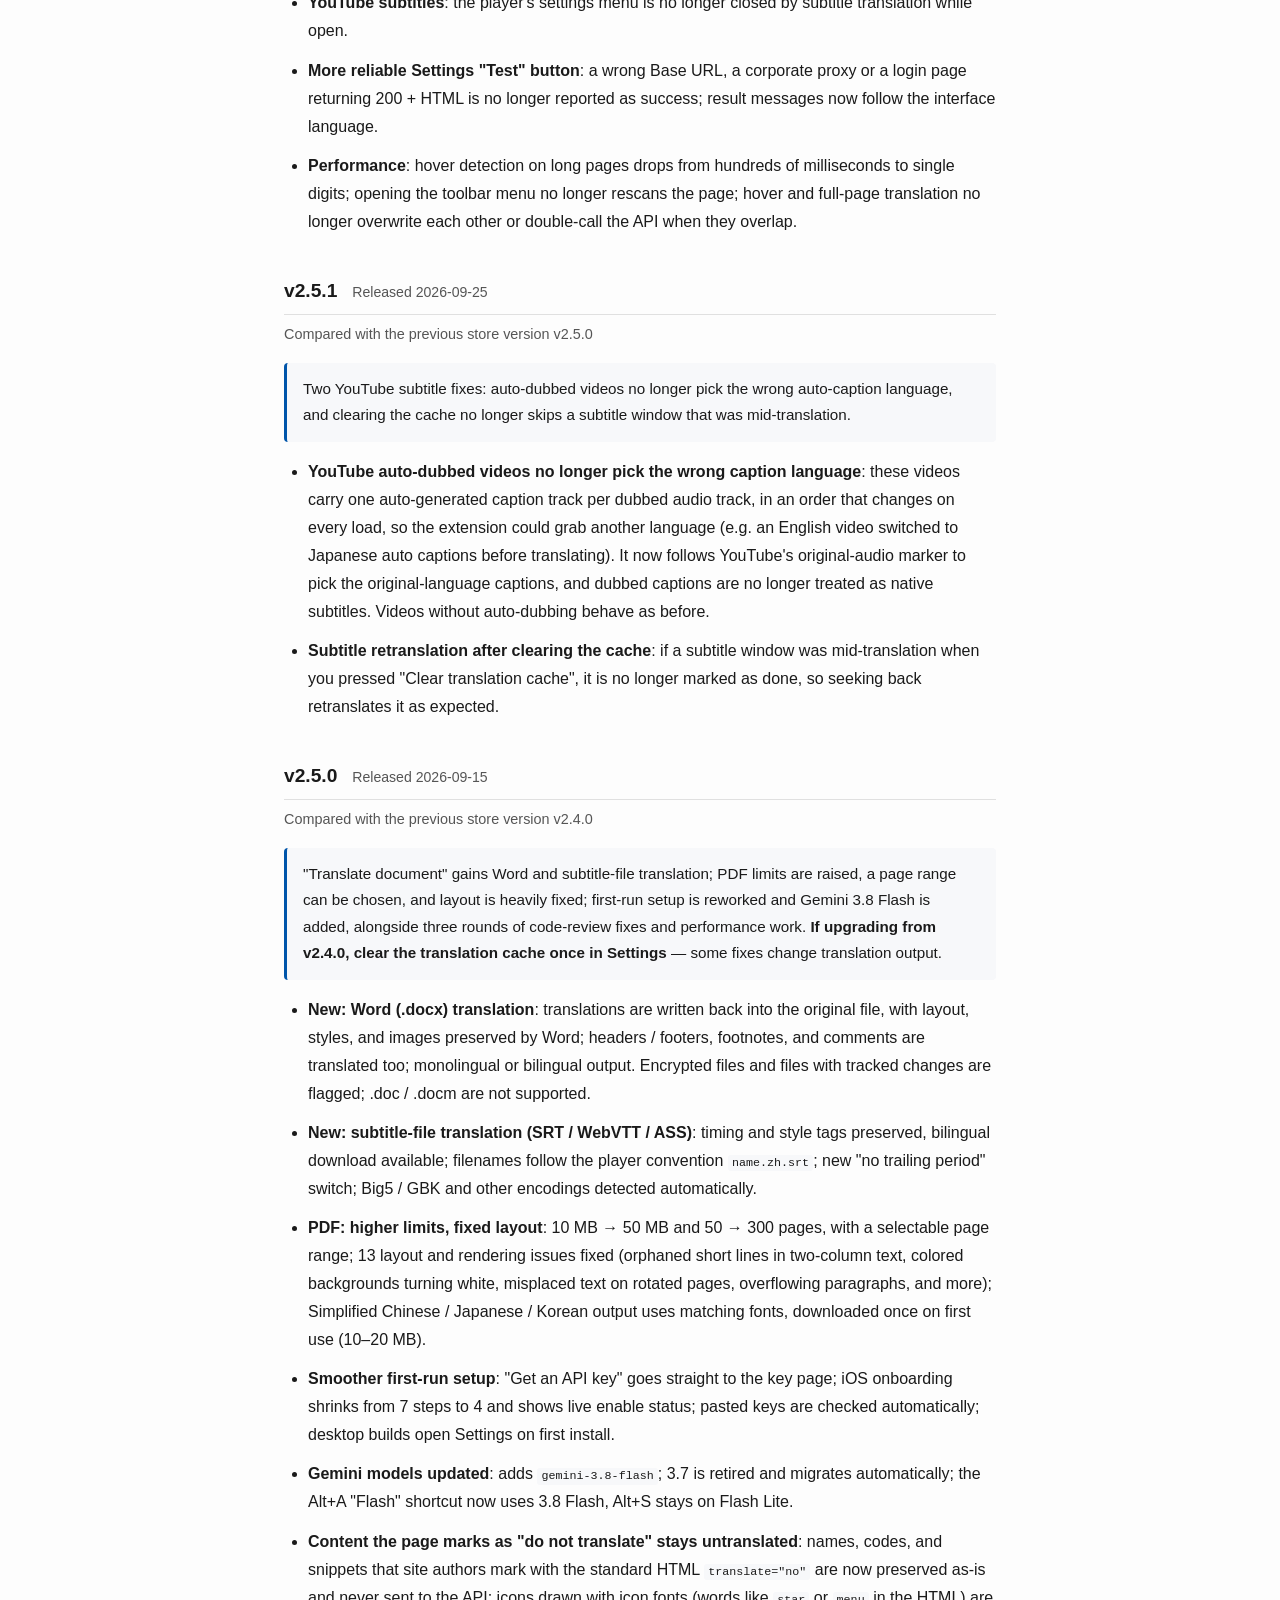
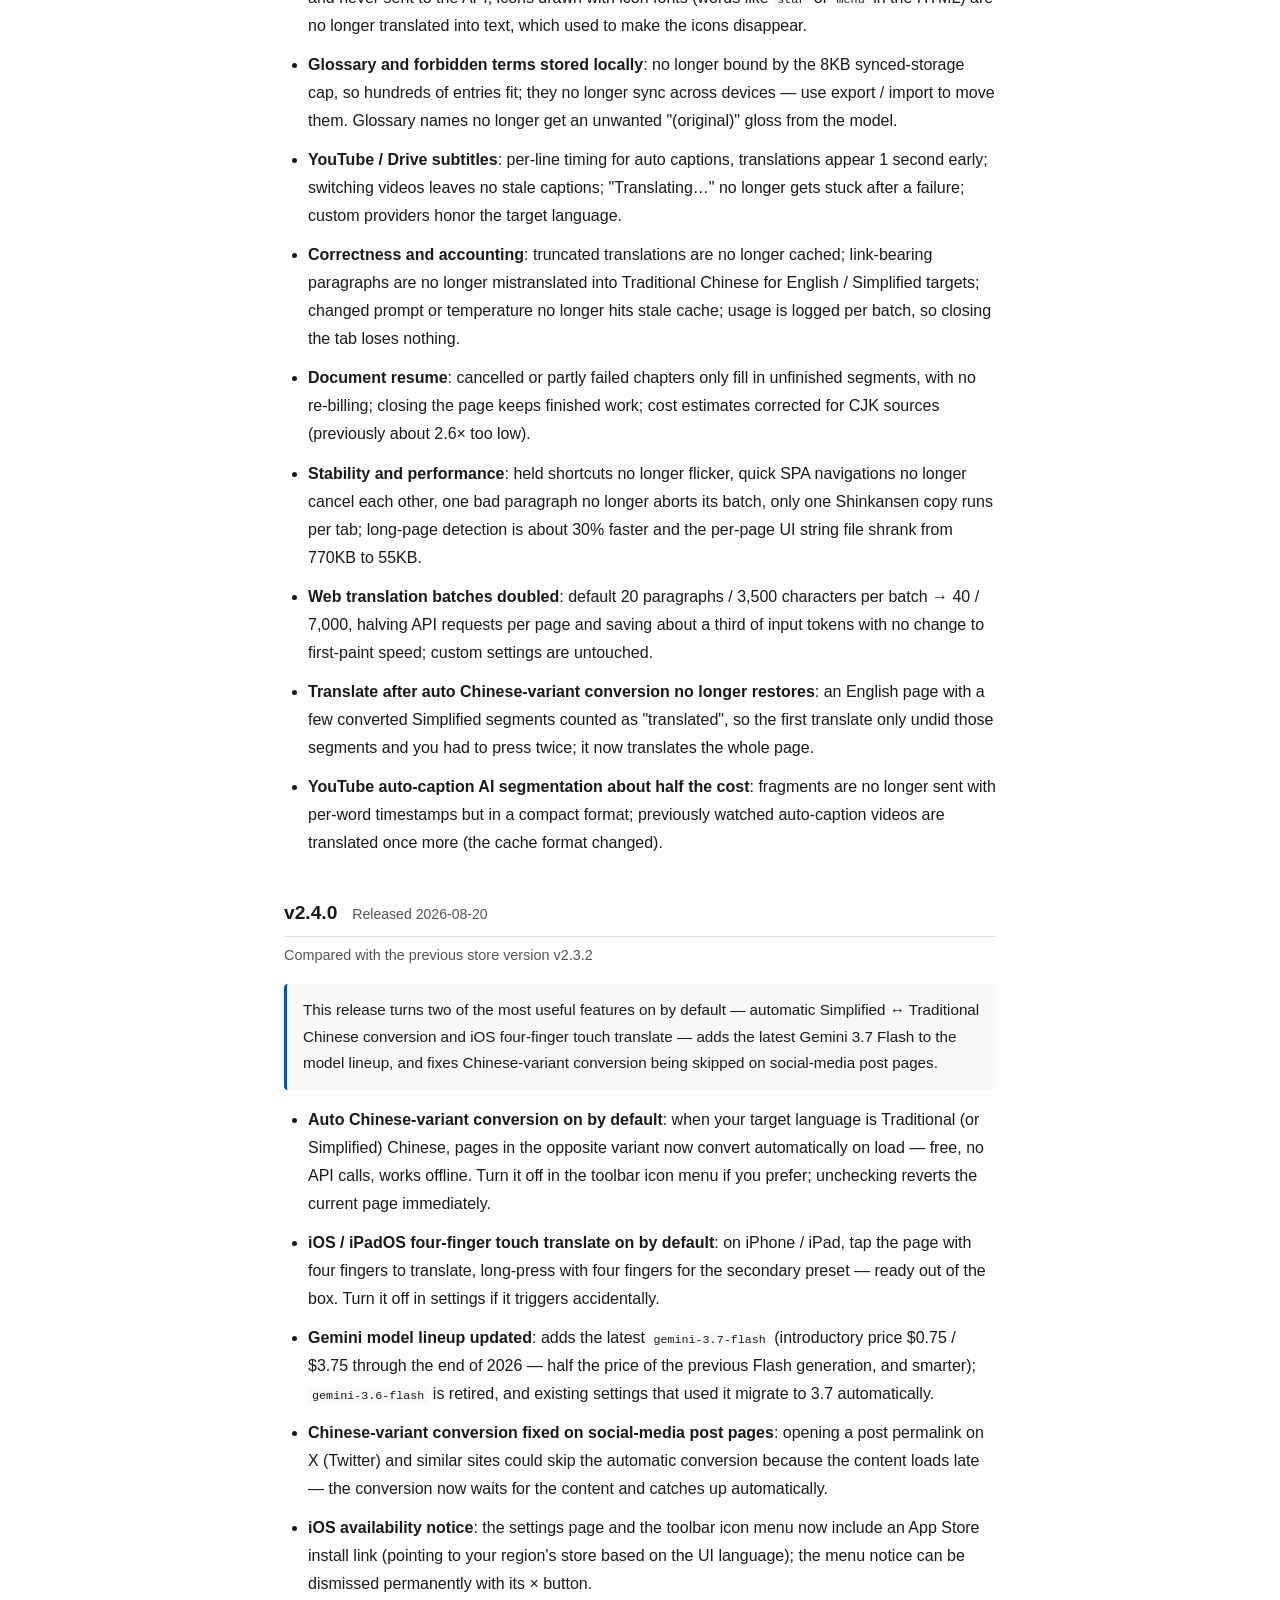
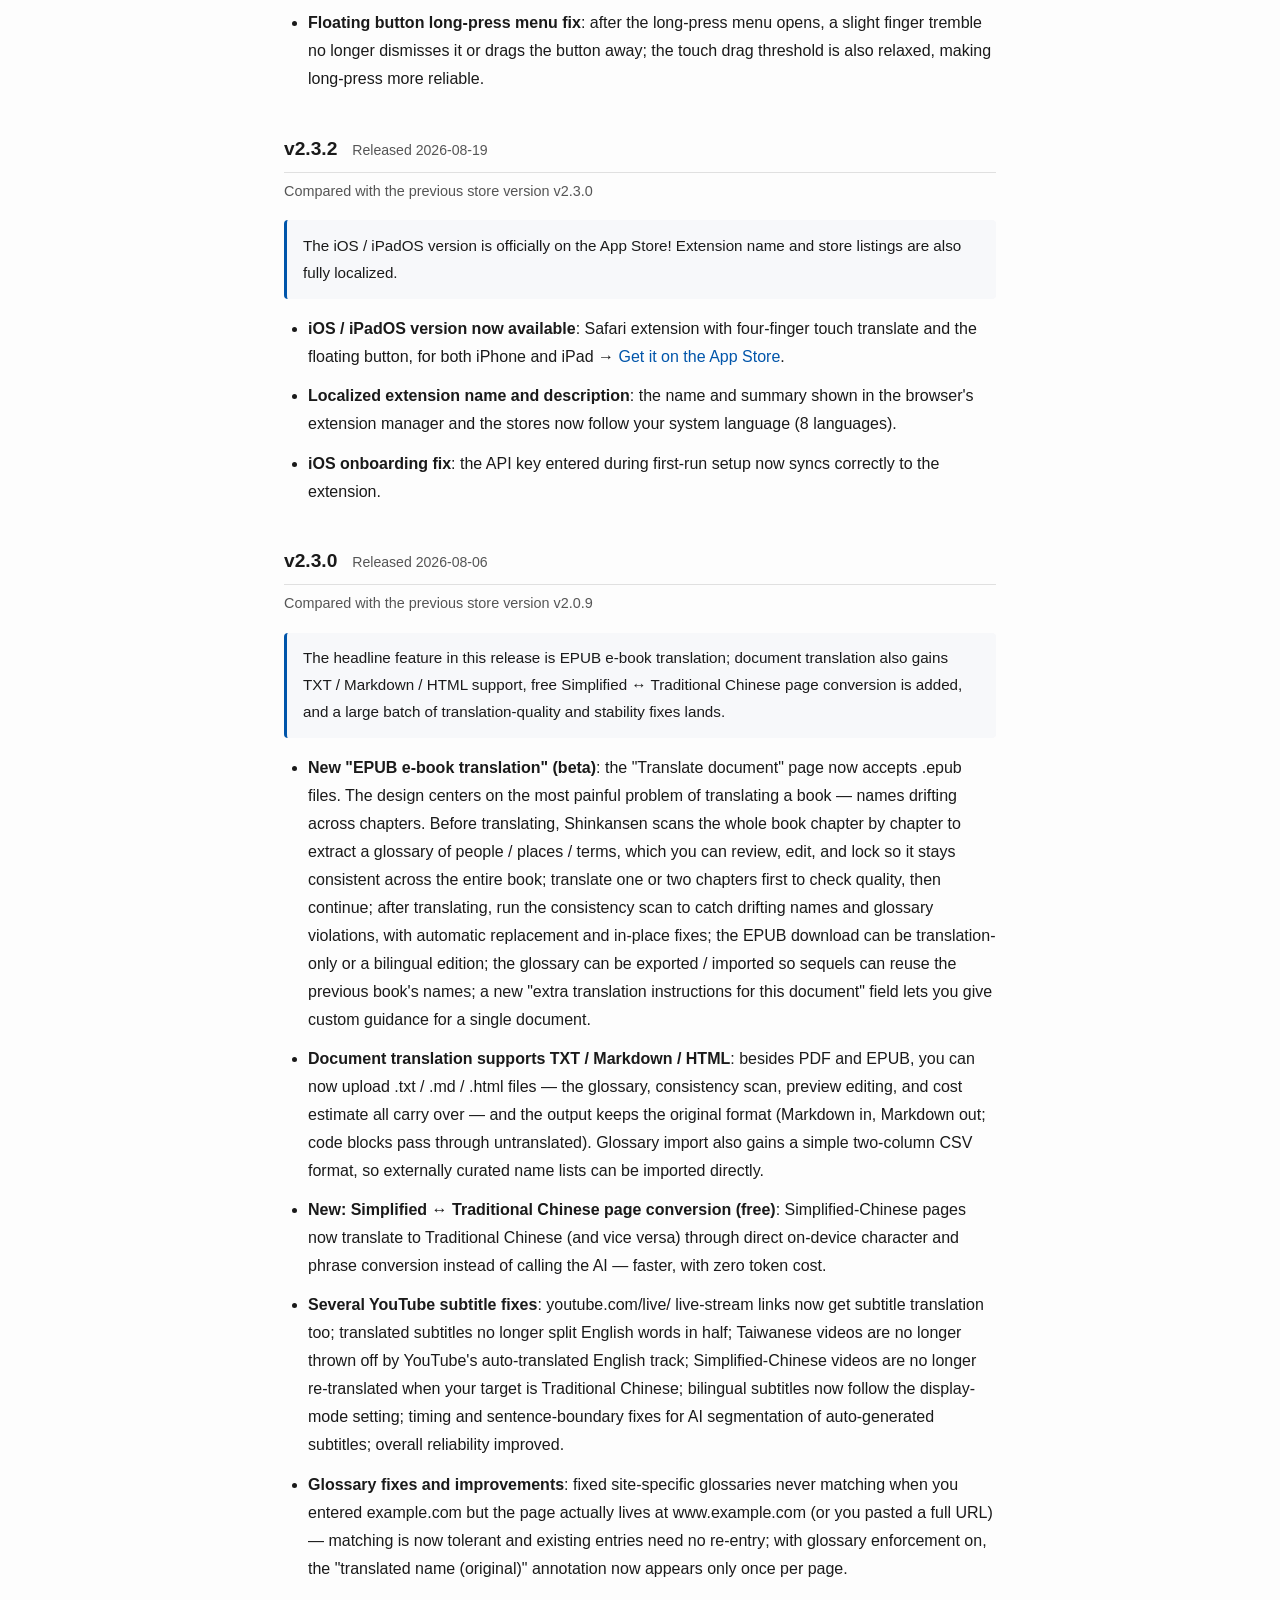
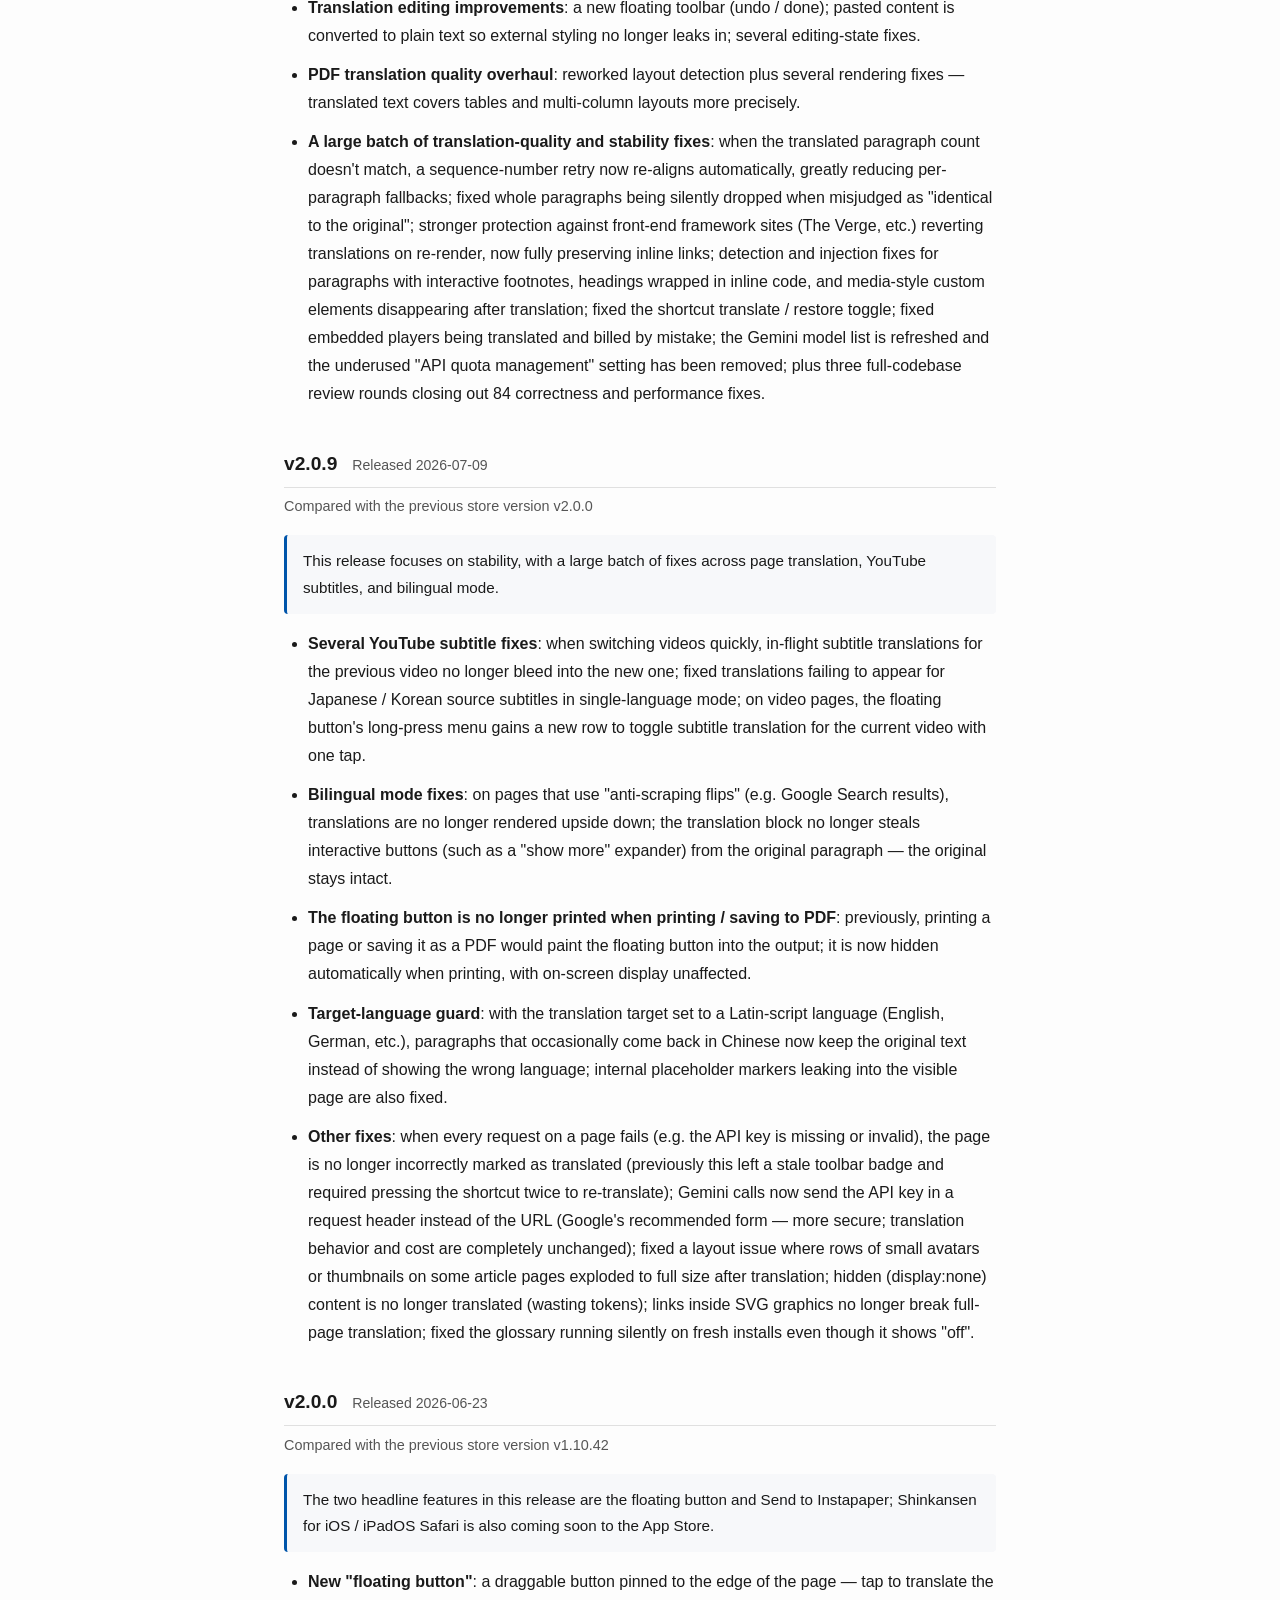
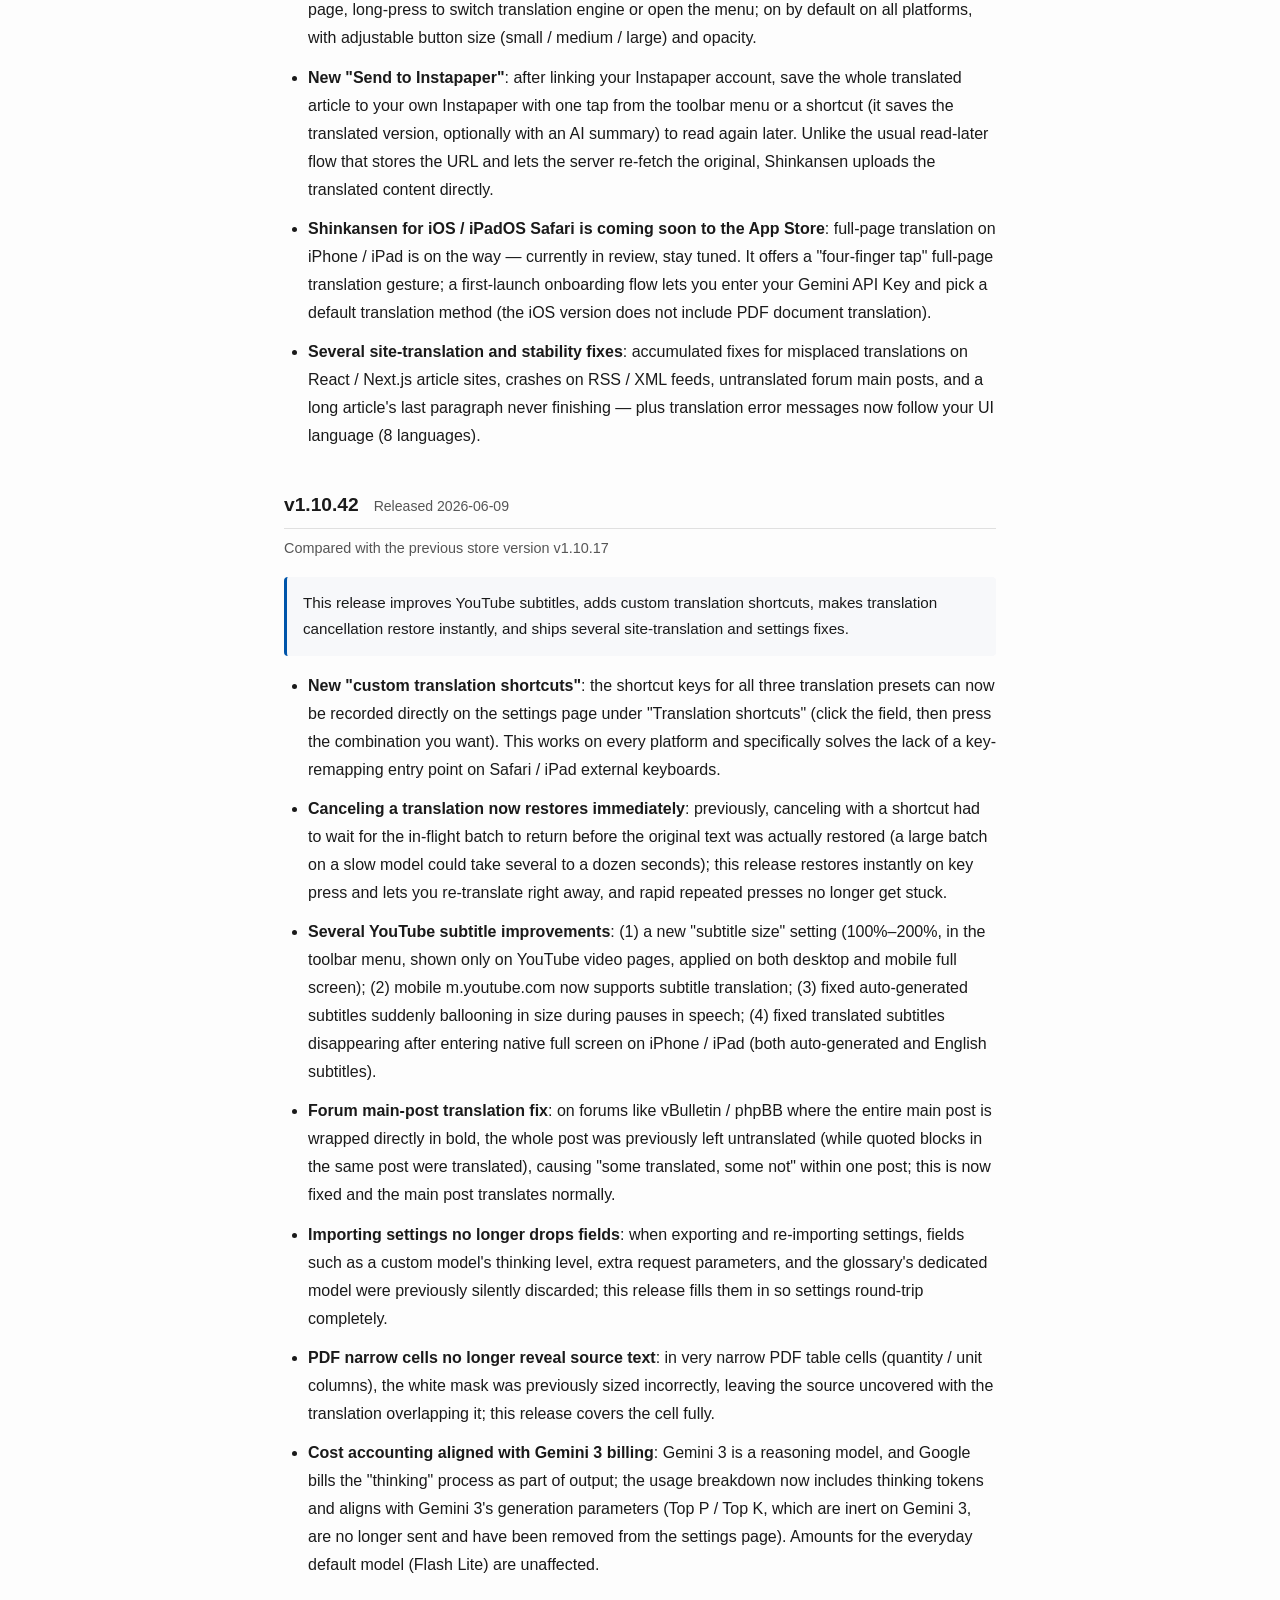
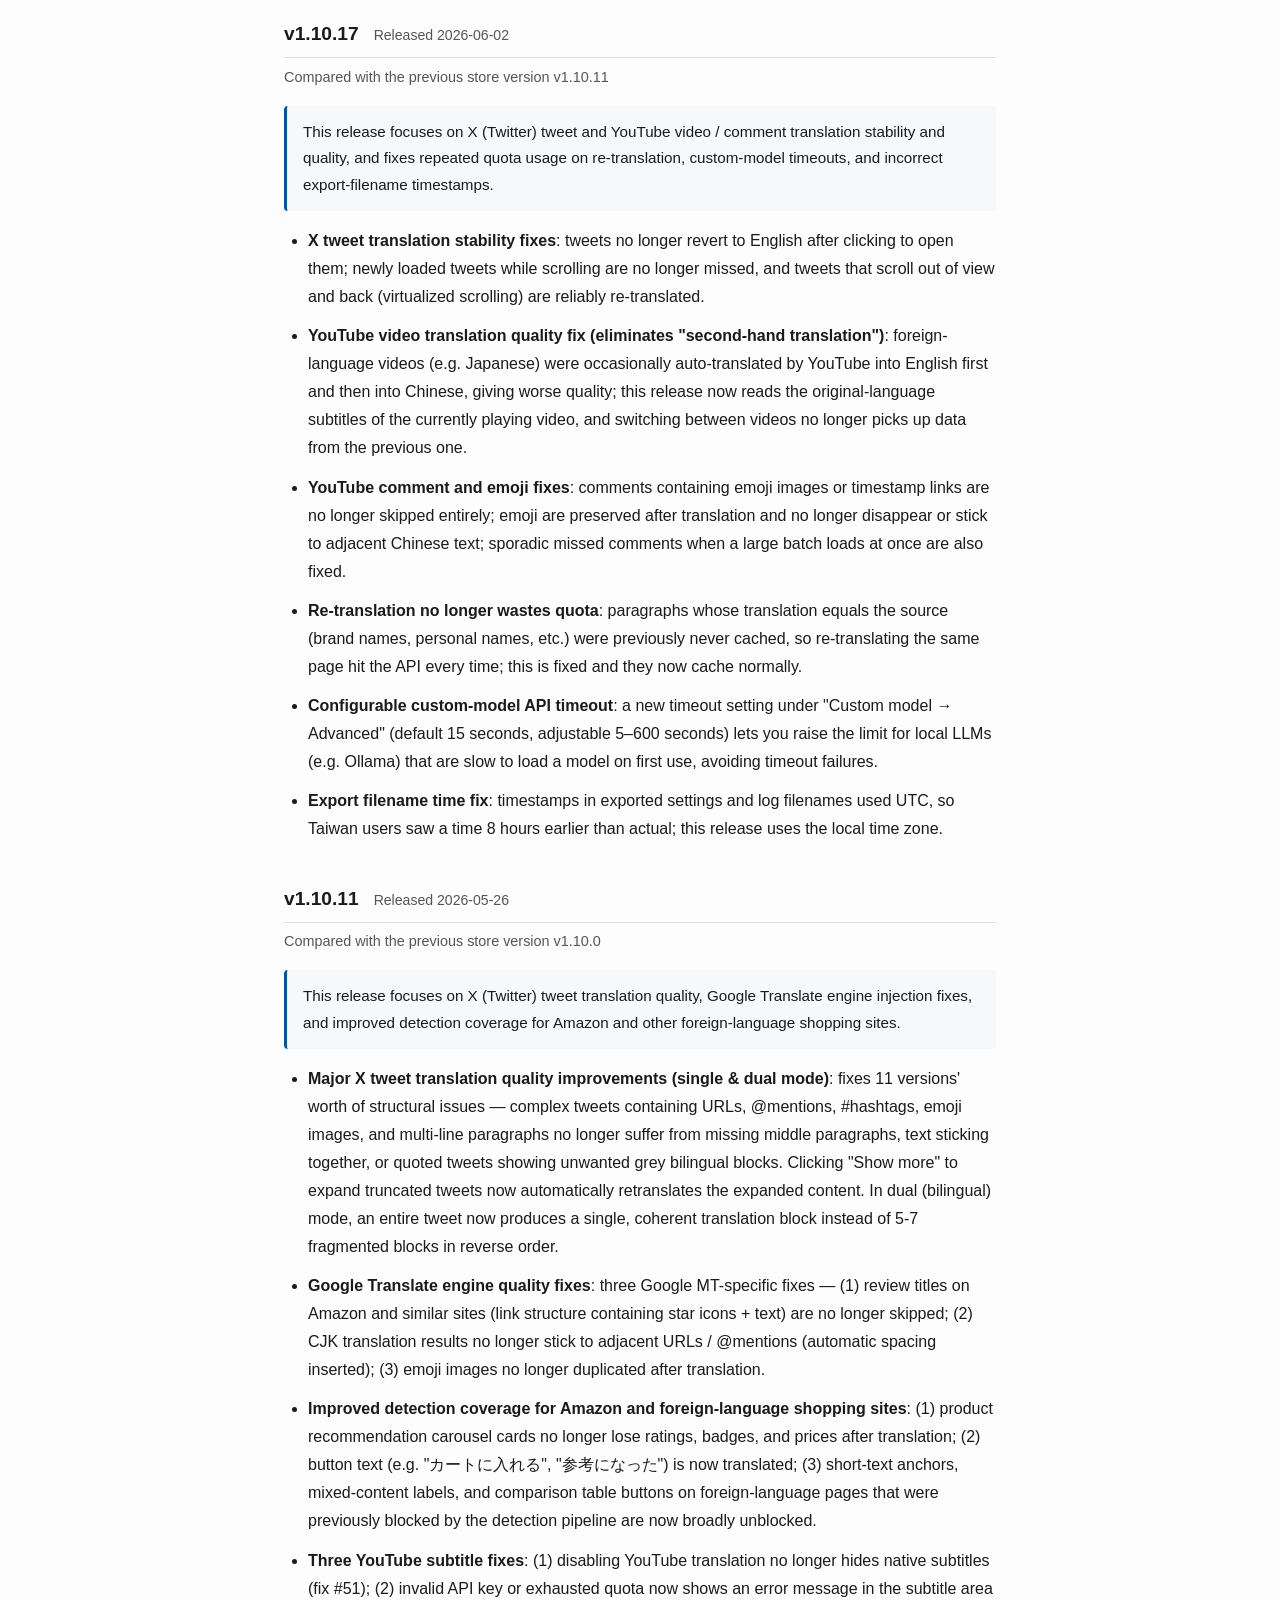
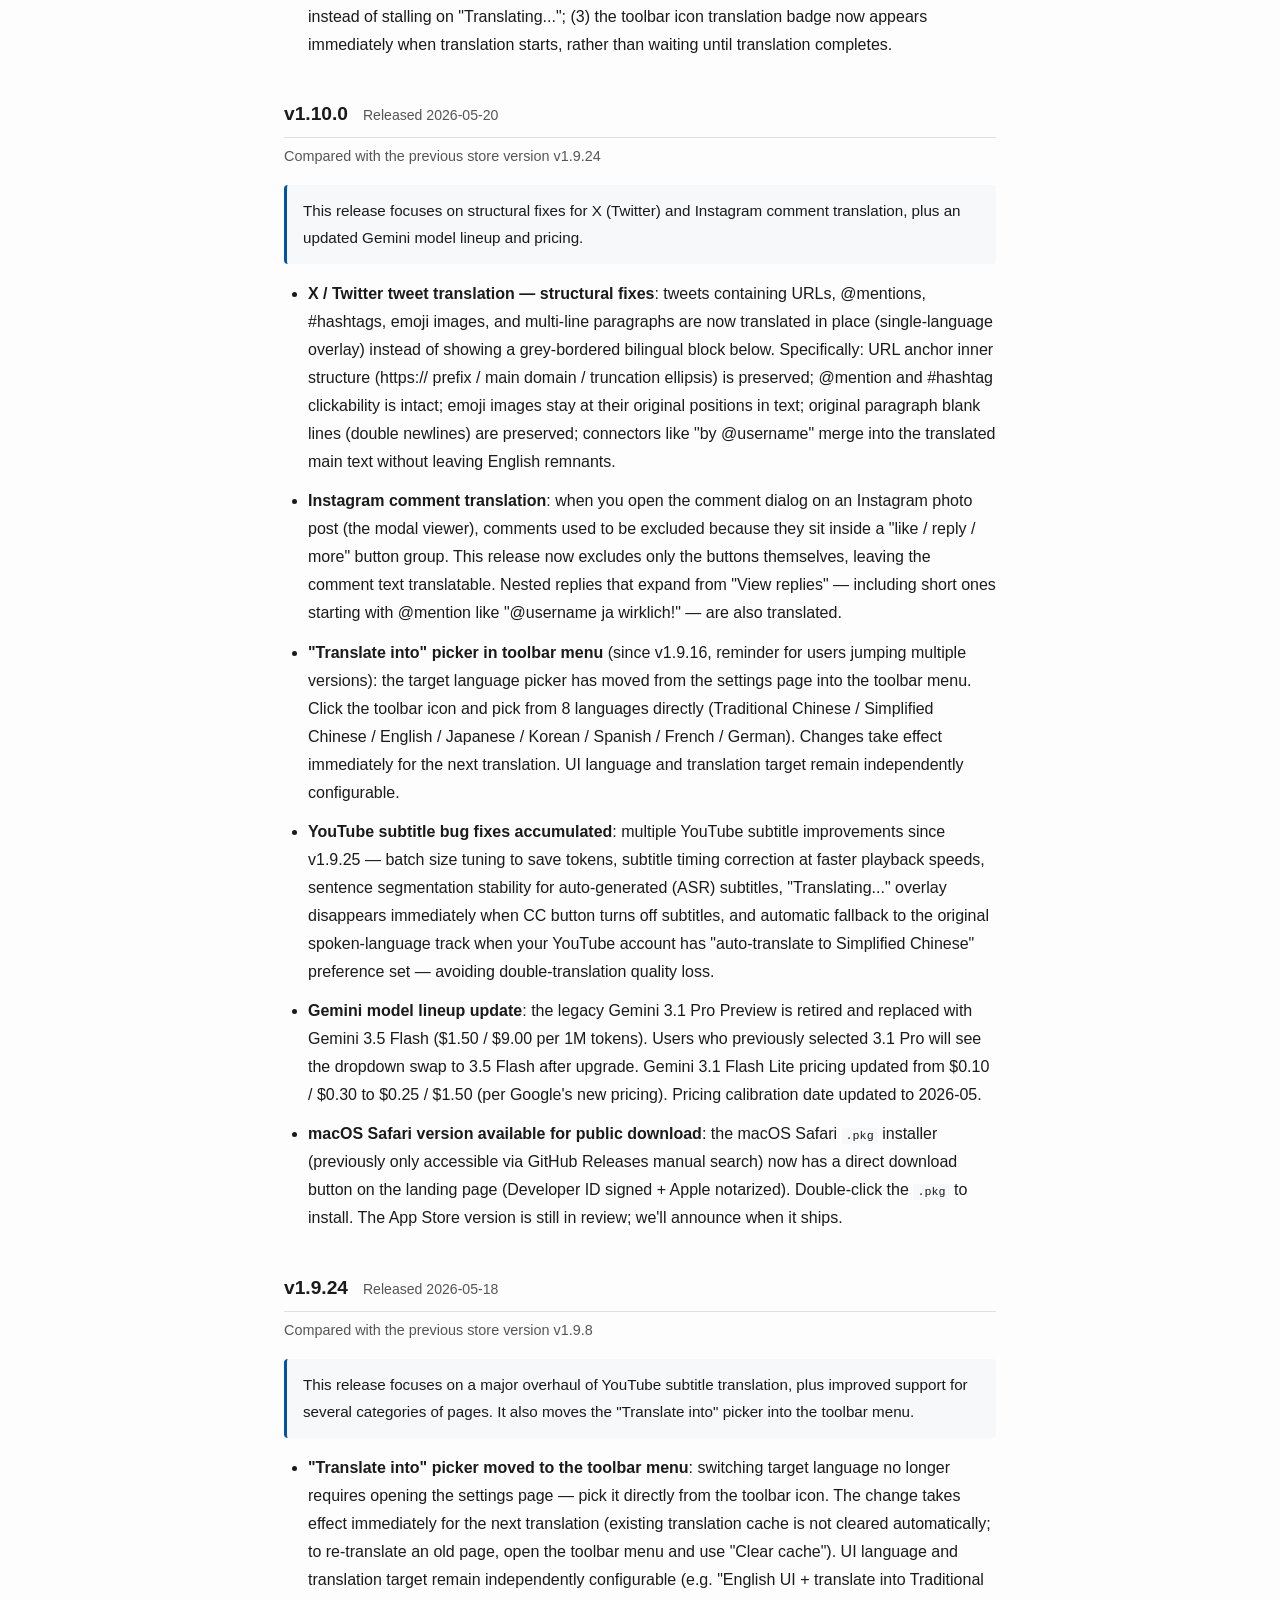
<file: docs/release-notes.en.html>
<!DOCTYPE html>
<html lang="en">
<head>
  <meta charset="UTF-8">
  <meta name="viewport" content="width=device-width, initial-scale=1.0">
  <title>Shinkansen — Store Release Notes</title>
  <style>
    :root {
      --bg: #fdfdfd;
      --fg: #1a1a1a;
      --muted: #555;
      --accent: #0055aa;
      --border: #e0e0e0;
      --section-bg: #f7f8fa;
    }
    @media (prefers-color-scheme: dark) {
      :root {
        --bg: #1a1a1a;
        --fg: #e8e8e8;
        --muted: #aaa;
        --accent: #6ab0ff;
        --border: #333;
        --section-bg: #222;
      }
    }
    * { box-sizing: border-box; margin: 0; padding: 0; }
    body {
      font-family: -apple-system, BlinkMacSystemFont, "Segoe UI", Roboto, sans-serif;
      background: var(--bg);
      color: var(--fg);
      line-height: 1.75;
      padding: 2rem 1.5rem;
      max-width: 760px;
      margin: 0 auto;
    }
    h1 {
      font-size: 1.7rem;
      margin-bottom: 0.4rem;
    }
    .subtitle {
      color: var(--muted);
      font-size: 0.92rem;
      margin-bottom: 2rem;
    }
    .lang-switch {
      font-size: 0.85rem;
      margin-bottom: 1.5rem;
    }
    h2 {
      font-size: 1.2rem;
      margin-top: 2.4rem;
      margin-bottom: 0.4rem;
      padding-bottom: 0.4rem;
      border-bottom: 1px solid var(--border);
    }
    h2 .release-date {
      font-size: 0.88rem;
      color: var(--muted);
      font-weight: 400;
      margin-left: 0.6rem;
    }
    .release-meta {
      color: var(--muted);
      font-size: 0.9rem;
      margin-bottom: 1rem;
    }
    p { margin-bottom: 0.9rem; }
    ul { margin-bottom: 1.2rem; padding-left: 1.5rem; }
    li { margin-bottom: 0.7rem; }
    li strong { color: var(--fg); }
    a { color: var(--accent); text-decoration: none; }
    a:hover { text-decoration: underline; }
    code {
      font-size: 0.9em;
      background: var(--section-bg);
      padding: 0.1em 0.35em;
      border-radius: 3px;
    }
    .lead {
      background: var(--section-bg);
      border-left: 3px solid var(--accent);
      padding: 0.8rem 1rem;
      border-radius: 4px;
      margin-bottom: 1rem;
      font-size: 0.95rem;
    }
    footer {
      margin-top: 3rem;
      padding-top: 1rem;
      border-top: 1px solid var(--border);
      color: var(--muted);
      font-size: 0.85rem;
    }
  </style>
</head>
<body>
  <p class="lang-switch"><a href="release-notes.html">繁體中文</a> | <strong>English</strong></p>

  <h1>Store Release Notes</h1>
  <p class="subtitle">Update summary for users on Chrome Web Store, Firefox Add-ons, the Mac App Store, and the App Store (iOS / iPadOS). Lists only changes that directly affect end users; bug fixes and refactors are omitted unless user-visible. The full version history (every patch and technical detail) lives in the GitHub <a href="https://github.com/jimmysu0309/shinkansen/blob/main/CHANGELOG.md" target="_blank" rel="noopener">CHANGELOG.md</a>.</p>

  <h2>v2.7.7 <span class="release-date">Released 2026-11-23</span></h2>
  <p class="release-meta">Compared with the previous store version v2.7.1</p>

  <p class="lead">Re-translation and late-loading content are no longer billed twice, and slow models are no longer cut off and billed for nothing; fixes for bilingual mode replacing the original text and translations disappearing after a few seconds; document translation on iPad and iPhone (in landscape).</p>

  <ul>
    <li><strong>Cheaper re-translation</strong>: with the glossary on, translating again after restoring no longer re-bills the whole page; sections a page loads later are no longer sent for translation twice at the same time; author-name lists, which come back almost entirely as English names, are now served from the cache after the first translation instead of being billed on every re-translation.</li>

    <li><strong>No more paying for nothing on slow models</strong>: the per-batch wait limit for web translation goes from 15 to 45 seconds, with only one retry after a timeout. Slower models used to be cut off on long paragraphs, and the interrupted requests were still billed while the translation never reached the cache.</li>

    <li><strong>Bilingual mode fixes</strong>: paragraphs with emoji images, bold text or line breaks (such as YouTube comments) no longer have their original text replaced by the translation — the translation now appears below the original. When the same block also contains text translated in place (such as the author and time in a comment header), bilingual translations no longer disappear after a few seconds. When only part of a block is this kind of text (such as the first paragraph of a multi-paragraph comment), the translation still replaces the original.</li>

    <li><strong>Find &amp; Replace button in the translation editor</strong>: the document translation editor toolbar has a new button; the find-and-replace bar starts collapsed, and <code>⌘F</code> / <code>Ctrl+F</code> still opens it.</li>

    <li><strong>Document translation on iPad and iPhone</strong> (App Store version): the toolbar icon menu adds "Translate document" with the same features as the desktop version; iPhone requires landscape. Downloads of translated files, glossaries and other files open the system share sheet — choose "Save to Files". On iPad in portrait, the reader automatically fits the screen width.</li>
  </ul>

  <h2>v2.7.1 <span class="release-date">Released 2026-11-20</span></h2>
  <p class="release-meta">Compared with the previous store version v2.7.0</p>

  <p class="lead">Math formulas on web pages are kept intact; fixes for a large blank gap and wrong text in expanded YouTube comment replies, translated text turning back into the original when clicked, and more. <strong>If YouTube comments still show odd translations, clear the translation cache once in Settings.</strong></p>

  <ul>
    <li><strong>Math formulas kept intact</strong>: formulas typeset with MathML, MathJax or KaTeX (chemical formulas included) are no longer split into individual symbols and sent for translation; inline formulas stay untouched inside the translated paragraph, and table cells or standalone blocks that contain only a formula are not translated.</li>

    <li><strong>YouTube comments</strong>: after expanding replies, replies that start with an @mention no longer show a large blank gap above the translation, and the leading @mention link is no longer replaced with unrelated text. YouTube rebuilds that link when the comment scrolls into view, and it used to be mistaken for a new paragraph and translated on its own.</li>

    <li><strong>Clicking text no longer restores the original</strong>: on some sites, clicking translated text or dragging to select it turned it back into the original, so the translation could not be selected; now only clicks on links, buttons and other elements that trigger a page action restore the original.</li>

    <li><strong>YouTube subtitles</strong>: when a video's original audio is already in your target language (for example a Chinese video with Traditional Chinese as the target) but there are no target-language captions, only auto-dubbed ones, translation is skipped and captions are turned off, so no API cost is spent.</li>

    <li><strong>Language detection for Chinese pages</strong>: pages that declare Traditional or Simplified Chinese with a three-part language tag (language-script-region) used to be treated as foreign-language pages, so even very short English links and tags were translated; they are now handled like other Chinese pages.</li>
  </ul>

  <h2>v2.7.0 <span class="release-date">Released 2026-11-17</span></h2>
  <p class="release-meta">Compared with the previous store version v2.6.0</p>

  <p class="lead">New subtitle translation for X (Twitter) videos; custom models can use the Responses API format and send custom request headers; PDF layout is substantially improved for tables, tables of contents and pages with images; plus a full review pass covering web page translation, video subtitles, cost display and document translation. <strong>The web page and video subtitle translation caches are cleared once automatically after upgrading</strong> (some fixes change the translated output); no action is needed.</p>

  <ul>
    <li><strong>Subtitle translation for X (Twitter) videos</strong>: videos on X with auto-generated captions are translated into your target language when played unmuted — the captions are first re-segmented into sentences by AI, and the translation is shown at the bottom of the video, in full screen too. Videos autoplaying muted in the timeline are not translated, so scrolling past them costs nothing. X's CC button doubles as the translated-subtitle toggle, bilingual display follows your display mode, and the engine and model follow your YouTube subtitle settings; the toolbar menu gains an "X video subtitle translation" switch on X pages.</li>

    <li><strong>Custom models: Responses API format and custom request headers</strong>: the custom model settings gain an "API format" dropdown (Chat Completions by default); choose Responses when an endpoint or model only offers the Responses API. The "Advanced" section gains a custom request headers field for endpoints that require extra headers besides the API key. Like the API key, custom headers are stored only on this device: not synced and not written to exported settings files.</li>

    <li><strong>Safer settings import</strong>: if an imported settings file would move the custom model API endpoint to a different domain, the new URL is shown for you to confirm and the stored API key is cleared — so a settings file of unknown origin cannot send your key and page content to an unfamiliar server. The key is kept when only the path changes on the same service.</li>

    <li><strong>Web page translation fixes</strong>: multiple paragraphs inside a table cell, list item or quotation are no longer sent twice (each paragraph is translated once, saving tokens); image captions on some sites are no longer skipped; inline icons no longer blow up to full column width after translation; paragraphs with a drop cap no longer turn entirely into large text; short Japanese sentences are no longer mistaken for Simplified Chinese and merely variant-converted; when the model drops a marker, links, buttons, images and footnote marks no longer disappear or point to the wrong URL.</li>

    <li><strong>More robust floating button and progress toast</strong>: some sites rebuild the whole page after loading and wipe the floating button and progress toast; they now come back automatically after being removed.</li>

    <li><strong>Chinese-variant conversion always replaces in place</strong>: paragraphs converted locally between Simplified and Traditional Chinese now replace the original regardless of display mode, instead of showing both variants; bilingual display is used only for paragraphs that actually need translating.</li>

    <li><strong>YouTube / Google Drive subtitles</strong>: auto-dubbed videos with creator-uploaded subtitles no longer translate from the wrong language — the original language is now determined from auto captions, the original audio track and the video title; translated subtitles are no longer shown while a YouTube ad is playing; subtitles containing "&lt;" or "&amp;" display correctly; Google Drive video subtitles already in the target language are no longer sent for translation, and partially failed batches can be retried.</li>

    <li><strong>PDF translation layout</strong>: table pages are no longer treated as multi-column text and rows no longer merge together; each row of a table of contents stays on its own line; numbered lists are split item by item; inline citation numbers no longer split a paragraph and cause overlap; on pages where text wraps around images, translations and captions no longer cover the image or each other; PDFs containing blank pages no longer fail to produce a translated file; generating the translated PDF is about 40% faster.</li>

    <li><strong>PDF translation content</strong>: translations no longer contain leftover markers such as "⟦*162⟧", and bracketed citation numbers from the source (e.g. [12]) stay in place; link text is no longer wrapped in title marks and no longer loses its clickable link. The document translation cache is cleared once automatically after upgrading; retranslate a document to pick up these fixes.</li>

    <li><strong>Word / EPUB / Markdown translation</strong>: text in a Word paragraph that hosts a text box (often the document title) is now translated, and bilingual output no longer duplicates numbering; images and media inside EPUB paragraphs no longer disappear after translation; Markdown front matter, indented code and link reference definitions are kept as is and not sent for translation; opening an HTML or EPUB file no longer loads images, media or fonts that point to external sites.</li>

    <li><strong>Cost and usage</strong>: cost estimates now account for the Gemini service tier (Flex / Priority); non-Traditional-Chinese interfaces show amounts in US dollars by default, with a currency switch in Settings; the usage log now notes that it only covers this device — when one API key is used on several devices, refer to the Gemini console for the total.</li>

    <li><strong>Settings and interface languages</strong>: when the interface language differs from the browser language, some text no longer stays in the browser language; button labels are no longer truncated in the English, Japanese, Spanish and German interfaces; the Temperature field is disabled and annotated for models that do not support it; out-of-range numeric fields now save and display the same value; "Restore defaults" and settings import are no longer overwritten by an earlier pending auto-save.</li>
  </ul>

  <h2>v2.6.0 <span class="release-date">Released 2026-10-07</span></h2>
  <p class="release-meta">Compared with the previous store version v2.5.1</p>

  <p class="lead">New hover translation translates only the paragraph under the cursor, and domain glossaries can be scoped to a site path; iOS touch gestures gain a three-finger option; plus a round of fixes to automatic Chinese-variant conversion, YouTube subtitles, the Settings test button and performance.</p>

  <ul>
    <li><strong>Hover translation</strong>: hold a modifier key and rest the cursor on a paragraph for about 0.15 s to translate just that paragraph, so you can sample a page without translating all of it. Two new options under "Translation shortcuts" in Settings: the modifier (Off / Shift / Option / Control, off by default) and the hover display mode (bilingual / monolingual, bilingual by default, independent of full-page mode). On iPad the options appear only when a trackpad or mouse is connected.</li>

    <li><strong>Glossary scoped to a site path</strong>: enter <code>example.com/news</code> under "Domain-specific" to apply the glossary only under that path, so different sections or series on one site can each have their own; when both a site-wide and a path rule match, the path rule wins; path-scoped entries are marked "(path scope)" in the Settings list. Existing entries need no changes.</li>

    <li><strong>Three-finger touch gesture on iOS</strong>: the Settings control is now a dropdown (Off / three-finger tap / four-finger tap), four-finger by default.</li>

    <li><strong>Automatic Chinese-variant conversion</strong>: background conversion no longer lights the toolbar icon (the badge now only means a translation you triggered); on a converted page the first press translates the remaining content instead of restoring first; icon-only buttons are no longer treated as paragraphs and broken, and short converted headings keep their spacing.</li>

    <li><strong>YouTube subtitles</strong>: the player's settings menu is no longer closed by subtitle translation while open.</li>

    <li><strong>More reliable Settings "Test" button</strong>: a wrong Base URL, a corporate proxy or a login page returning 200 + HTML is no longer reported as success; result messages now follow the interface language.</li>

    <li><strong>Performance</strong>: hover detection on long pages drops from hundreds of milliseconds to single digits; opening the toolbar menu no longer rescans the page; hover and full-page translation no longer overwrite each other or double-call the API when they overlap.</li>
  </ul>

  <h2>v2.5.1 <span class="release-date">Released 2026-09-25</span></h2>
  <p class="release-meta">Compared with the previous store version v2.5.0</p>

  <p class="lead">Two YouTube subtitle fixes: auto-dubbed videos no longer pick the wrong auto-caption language, and clearing the cache no longer skips a subtitle window that was mid-translation.</p>

  <ul>
    <li><strong>YouTube auto-dubbed videos no longer pick the wrong caption language</strong>: these videos carry one auto-generated caption track per dubbed audio track, in an order that changes on every load, so the extension could grab another language (e.g. an English video switched to Japanese auto captions before translating). It now follows YouTube's original-audio marker to pick the original-language captions, and dubbed captions are no longer treated as native subtitles. Videos without auto-dubbing behave as before.</li>

    <li><strong>Subtitle retranslation after clearing the cache</strong>: if a subtitle window was mid-translation when you pressed "Clear translation cache", it is no longer marked as done, so seeking back retranslates it as expected.</li>
  </ul>

  <h2>v2.5.0 <span class="release-date">Released 2026-09-15</span></h2>
  <p class="release-meta">Compared with the previous store version v2.4.0</p>

  <p class="lead">"Translate document" gains Word and subtitle-file translation; PDF limits are raised, a page range can be chosen, and layout is heavily fixed; first-run setup is reworked and Gemini 3.8 Flash is added, alongside three rounds of code-review fixes and performance work. <strong>If upgrading from v2.4.0, clear the translation cache once in Settings</strong> — some fixes change translation output.</p>

  <ul>
    <li><strong>New: Word (.docx) translation</strong>: translations are written back into the original file, with layout, styles, and images preserved by Word; headers / footers, footnotes, and comments are translated too; monolingual or bilingual output. Encrypted files and files with tracked changes are flagged; .doc / .docm are not supported.</li>

    <li><strong>New: subtitle-file translation (SRT / WebVTT / ASS)</strong>: timing and style tags preserved, bilingual download available; filenames follow the player convention <code>name.zh.srt</code>; new "no trailing period" switch; Big5 / GBK and other encodings detected automatically.</li>

    <li><strong>PDF: higher limits, fixed layout</strong>: 10 MB → 50 MB and 50 → 300 pages, with a selectable page range; 13 layout and rendering issues fixed (orphaned short lines in two-column text, colored backgrounds turning white, misplaced text on rotated pages, overflowing paragraphs, and more); Simplified Chinese / Japanese / Korean output uses matching fonts, downloaded once on first use (10–20 MB).</li>

    <li><strong>Smoother first-run setup</strong>: "Get an API key" goes straight to the key page; iOS onboarding shrinks from 7 steps to 4 and shows live enable status; pasted keys are checked automatically; desktop builds open Settings on first install.</li>

    <li><strong>Gemini models updated</strong>: adds <code>gemini-3.8-flash</code>; 3.7 is retired and migrates automatically; the Alt+A "Flash" shortcut now uses 3.8 Flash, Alt+S stays on Flash Lite.</li>

    <li><strong>Content the page marks as "do not translate" stays untranslated</strong>: names, codes, and snippets that site authors mark with the standard HTML <code>translate="no"</code> are now preserved as-is and never sent to the API; icons drawn with icon fonts (words like <code>star</code> or <code>menu</code> in the HTML) are no longer translated into text, which used to make the icons disappear.</li>

    <li><strong>Glossary and forbidden terms stored locally</strong>: no longer bound by the 8KB synced-storage cap, so hundreds of entries fit; they no longer sync across devices — use export / import to move them. Glossary names no longer get an unwanted "(original)" gloss from the model.</li>

    <li><strong>YouTube / Drive subtitles</strong>: per-line timing for auto captions, translations appear 1 second early; switching videos leaves no stale captions; "Translating…" no longer gets stuck after a failure; custom providers honor the target language.</li>

    <li><strong>Correctness and accounting</strong>: truncated translations are no longer cached; link-bearing paragraphs are no longer mistranslated into Traditional Chinese for English / Simplified targets; changed prompt or temperature no longer hits stale cache; usage is logged per batch, so closing the tab loses nothing.</li>

    <li><strong>Document resume</strong>: cancelled or partly failed chapters only fill in unfinished segments, with no re-billing; closing the page keeps finished work; cost estimates corrected for CJK sources (previously about 2.6× too low).</li>

    <li><strong>Stability and performance</strong>: held shortcuts no longer flicker, quick SPA navigations no longer cancel each other, one bad paragraph no longer aborts its batch, only one Shinkansen copy runs per tab; long-page detection is about 30% faster and the per-page UI string file shrank from 770KB to 55KB.</li>

    <li><strong>Web translation batches doubled</strong>: default 20 paragraphs / 3,500 characters per batch → 40 / 7,000, halving API requests per page and saving about a third of input tokens with no change to first-paint speed; custom settings are untouched.</li>

    <li><strong>Translate after auto Chinese-variant conversion no longer restores</strong>: an English page with a few converted Simplified segments counted as "translated", so the first translate only undid those segments and you had to press twice; it now translates the whole page.</li>

    <li><strong>YouTube auto-caption AI segmentation about half the cost</strong>: fragments are no longer sent with per-word timestamps but in a compact format; previously watched auto-caption videos are translated once more (the cache format changed).</li>
  </ul>

  <h2>v2.4.0 <span class="release-date">Released 2026-08-20</span></h2>
  <p class="release-meta">Compared with the previous store version v2.3.2</p>

  <p class="lead">This release turns two of the most useful features on by default — automatic Simplified ↔ Traditional Chinese conversion and iOS four-finger touch translate — adds the latest Gemini 3.7 Flash to the model lineup, and fixes Chinese-variant conversion being skipped on social-media post pages.</p>

  <ul>
    <li><strong>Auto Chinese-variant conversion on by default</strong>: when your target language is Traditional (or Simplified) Chinese, pages in the opposite variant now convert automatically on load — free, no API calls, works offline. Turn it off in the toolbar icon menu if you prefer; unchecking reverts the current page immediately.</li>

    <li><strong>iOS / iPadOS four-finger touch translate on by default</strong>: on iPhone / iPad, tap the page with four fingers to translate, long-press with four fingers for the secondary preset — ready out of the box. Turn it off in settings if it triggers accidentally.</li>

    <li><strong>Gemini model lineup updated</strong>: adds the latest <code>gemini-3.7-flash</code> (introductory price $0.75 / $3.75 through the end of 2026 — half the price of the previous Flash generation, and smarter); <code>gemini-3.6-flash</code> is retired, and existing settings that used it migrate to 3.7 automatically.</li>

    <li><strong>Chinese-variant conversion fixed on social-media post pages</strong>: opening a post permalink on X (Twitter) and similar sites could skip the automatic conversion because the content loads late — the conversion now waits for the content and catches up automatically.</li>

    <li><strong>iOS availability notice</strong>: the settings page and the toolbar icon menu now include an App Store install link (pointing to your region's store based on the UI language); the menu notice can be dismissed permanently with its × button.</li>

    <li><strong>Floating button long-press menu fix</strong>: after the long-press menu opens, a slight finger tremble no longer dismisses it or drags the button away; the touch drag threshold is also relaxed, making long-press more reliable.</li>
  </ul>

  <h2>v2.3.2 <span class="release-date">Released 2026-08-19</span></h2>
  <p class="release-meta">Compared with the previous store version v2.3.0</p>

  <p class="lead">The iOS / iPadOS version is officially on the App Store! Extension name and store listings are also fully localized.</p>

  <ul>
    <li><strong>iOS / iPadOS version now available</strong>: Safari extension with four-finger touch translate and the floating button, for both iPhone and iPad → <a href="https://apps.apple.com/us/app/id6776958298" target="_blank" rel="noopener">Get it on the App Store</a>.</li>

    <li><strong>Localized extension name and description</strong>: the name and summary shown in the browser's extension manager and the stores now follow your system language (8 languages).</li>

    <li><strong>iOS onboarding fix</strong>: the API key entered during first-run setup now syncs correctly to the extension.</li>
  </ul>

  <h2>v2.3.0 <span class="release-date">Released 2026-08-06</span></h2>
  <p class="release-meta">Compared with the previous store version v2.0.9</p>

  <p class="lead">The headline feature in this release is EPUB e-book translation; document translation also gains TXT / Markdown / HTML support, free Simplified ↔ Traditional Chinese page conversion is added, and a large batch of translation-quality and stability fixes lands.</p>

  <ul>
    <li><strong>New "EPUB e-book translation" (beta)</strong>: the "Translate document" page now accepts .epub files. The design centers on the most painful problem of translating a book — names drifting across chapters. Before translating, Shinkansen scans the whole book chapter by chapter to extract a glossary of people / places / terms, which you can review, edit, and lock so it stays consistent across the entire book; translate one or two chapters first to check quality, then continue; after translating, run the consistency scan to catch drifting names and glossary violations, with automatic replacement and in-place fixes; the EPUB download can be translation-only or a bilingual edition; the glossary can be exported / imported so sequels can reuse the previous book's names; a new "extra translation instructions for this document" field lets you give custom guidance for a single document.</li>

    <li><strong>Document translation supports TXT / Markdown / HTML</strong>: besides PDF and EPUB, you can now upload .txt / .md / .html files — the glossary, consistency scan, preview editing, and cost estimate all carry over — and the output keeps the original format (Markdown in, Markdown out; code blocks pass through untranslated). Glossary import also gains a simple two-column CSV format, so externally curated name lists can be imported directly.</li>

    <li><strong>New: Simplified ↔ Traditional Chinese page conversion (free)</strong>: Simplified-Chinese pages now translate to Traditional Chinese (and vice versa) through direct on-device character and phrase conversion instead of calling the AI — faster, with zero token cost.</li>

    <li><strong>Several YouTube subtitle fixes</strong>: youtube.com/live/ live-stream links now get subtitle translation too; translated subtitles no longer split English words in half; Taiwanese videos are no longer thrown off by YouTube's auto-translated English track; Simplified-Chinese videos are no longer re-translated when your target is Traditional Chinese; bilingual subtitles now follow the display-mode setting; timing and sentence-boundary fixes for AI segmentation of auto-generated subtitles; overall reliability improved.</li>

    <li><strong>Glossary fixes and improvements</strong>: fixed site-specific glossaries never matching when you entered example.com but the page actually lives at www.example.com (or you pasted a full URL) — matching is now tolerant and existing entries need no re-entry; with glossary enforcement on, the "translated name (original)" annotation now appears only once per page.</li>

    <li><strong>Translation editing improvements</strong>: a new floating toolbar (undo / done); pasted content is converted to plain text so external styling no longer leaks in; several editing-state fixes.</li>

    <li><strong>PDF translation quality overhaul</strong>: reworked layout detection plus several rendering fixes — translated text covers tables and multi-column layouts more precisely.</li>

    <li><strong>A large batch of translation-quality and stability fixes</strong>: when the translated paragraph count doesn't match, a sequence-number retry now re-aligns automatically, greatly reducing per-paragraph fallbacks; fixed whole paragraphs being silently dropped when misjudged as "identical to the original"; stronger protection against front-end framework sites (The Verge, etc.) reverting translations on re-render, now fully preserving inline links; detection and injection fixes for paragraphs with interactive footnotes, headings wrapped in inline code, and media-style custom elements disappearing after translation; fixed the shortcut translate / restore toggle; fixed embedded players being translated and billed by mistake; the Gemini model list is refreshed and the underused "API quota management" setting has been removed; plus three full-codebase review rounds closing out 84 correctness and performance fixes.</li>
  </ul>

  <h2>v2.0.9 <span class="release-date">Released 2026-07-09</span></h2>
  <p class="release-meta">Compared with the previous store version v2.0.0</p>

  <p class="lead">This release focuses on stability, with a large batch of fixes across page translation, YouTube subtitles, and bilingual mode.</p>

  <ul>
    <li><strong>Several YouTube subtitle fixes</strong>: when switching videos quickly, in-flight subtitle translations for the previous video no longer bleed into the new one; fixed translations failing to appear for Japanese / Korean source subtitles in single-language mode; on video pages, the floating button's long-press menu gains a new row to toggle subtitle translation for the current video with one tap.</li>

    <li><strong>Bilingual mode fixes</strong>: on pages that use "anti-scraping flips" (e.g. Google Search results), translations are no longer rendered upside down; the translation block no longer steals interactive buttons (such as a "show more" expander) from the original paragraph — the original stays intact.</li>

    <li><strong>The floating button is no longer printed when printing / saving to PDF</strong>: previously, printing a page or saving it as a PDF would paint the floating button into the output; it is now hidden automatically when printing, with on-screen display unaffected.</li>

    <li><strong>Target-language guard</strong>: with the translation target set to a Latin-script language (English, German, etc.), paragraphs that occasionally come back in Chinese now keep the original text instead of showing the wrong language; internal placeholder markers leaking into the visible page are also fixed.</li>

    <li><strong>Other fixes</strong>: when every request on a page fails (e.g. the API key is missing or invalid), the page is no longer incorrectly marked as translated (previously this left a stale toolbar badge and required pressing the shortcut twice to re-translate); Gemini calls now send the API key in a request header instead of the URL (Google's recommended form — more secure; translation behavior and cost are completely unchanged); fixed a layout issue where rows of small avatars or thumbnails on some article pages exploded to full size after translation; hidden (display:none) content is no longer translated (wasting tokens); links inside SVG graphics no longer break full-page translation; fixed the glossary running silently on fresh installs even though it shows "off".</li>
  </ul>

  <h2>v2.0.0 <span class="release-date">Released 2026-06-23</span></h2>
  <p class="release-meta">Compared with the previous store version v1.10.42</p>

  <p class="lead">The two headline features in this release are the floating button and Send to Instapaper; Shinkansen for iOS / iPadOS Safari is also coming soon to the App Store.</p>

  <ul>
    <li><strong>New "floating button"</strong>: a draggable button pinned to the edge of the page — tap to translate the page, long-press to switch translation engine or open the menu; on by default on all platforms, with adjustable button size (small / medium / large) and opacity.</li>

    <li><strong>New "Send to Instapaper"</strong>: after linking your Instapaper account, save the whole translated article to your own Instapaper with one tap from the toolbar menu or a shortcut (it saves the translated version, optionally with an AI summary) to read again later. Unlike the usual read-later flow that stores the URL and lets the server re-fetch the original, Shinkansen uploads the translated content directly.</li>

    <li><strong>Shinkansen for iOS / iPadOS Safari is coming soon to the App Store</strong>: full-page translation on iPhone / iPad is on the way — currently in review, stay tuned. It offers a "four-finger tap" full-page translation gesture; a first-launch onboarding flow lets you enter your Gemini API Key and pick a default translation method (the iOS version does not include PDF document translation).</li>

    <li><strong>Several site-translation and stability fixes</strong>: accumulated fixes for misplaced translations on React / Next.js article sites, crashes on RSS / XML feeds, untranslated forum main posts, and a long article's last paragraph never finishing — plus translation error messages now follow your UI language (8 languages).</li>
  </ul>

  <h2>v1.10.42 <span class="release-date">Released 2026-06-09</span></h2>
  <p class="release-meta">Compared with the previous store version v1.10.17</p>

  <p class="lead">This release improves YouTube subtitles, adds custom translation shortcuts, makes translation cancellation restore instantly, and ships several site-translation and settings fixes.</p>

  <ul>
    <li><strong>New "custom translation shortcuts"</strong>: the shortcut keys for all three translation presets can now be recorded directly on the settings page under "Translation shortcuts" (click the field, then press the combination you want). This works on every platform and specifically solves the lack of a key-remapping entry point on Safari / iPad external keyboards.</li>

    <li><strong>Canceling a translation now restores immediately</strong>: previously, canceling with a shortcut had to wait for the in-flight batch to return before the original text was actually restored (a large batch on a slow model could take several to a dozen seconds); this release restores instantly on key press and lets you re-translate right away, and rapid repeated presses no longer get stuck.</li>

    <li><strong>Several YouTube subtitle improvements</strong>: (1) a new "subtitle size" setting (100%–200%, in the toolbar menu, shown only on YouTube video pages, applied on both desktop and mobile full screen); (2) mobile m.youtube.com now supports subtitle translation; (3) fixed auto-generated subtitles suddenly ballooning in size during pauses in speech; (4) fixed translated subtitles disappearing after entering native full screen on iPhone / iPad (both auto-generated and English subtitles).</li>

    <li><strong>Forum main-post translation fix</strong>: on forums like vBulletin / phpBB where the entire main post is wrapped directly in bold, the whole post was previously left untranslated (while quoted blocks in the same post were translated), causing "some translated, some not" within one post; this is now fixed and the main post translates normally.</li>

    <li><strong>Importing settings no longer drops fields</strong>: when exporting and re-importing settings, fields such as a custom model's thinking level, extra request parameters, and the glossary's dedicated model were previously silently discarded; this release fills them in so settings round-trip completely.</li>

    <li><strong>PDF narrow cells no longer reveal source text</strong>: in very narrow PDF table cells (quantity / unit columns), the white mask was previously sized incorrectly, leaving the source uncovered with the translation overlapping it; this release covers the cell fully.</li>

    <li><strong>Cost accounting aligned with Gemini 3 billing</strong>: Gemini 3 is a reasoning model, and Google bills the "thinking" process as part of output; the usage breakdown now includes thinking tokens and aligns with Gemini 3's generation parameters (Top P / Top K, which are inert on Gemini 3, are no longer sent and have been removed from the settings page). Amounts for the everyday default model (Flash Lite) are unaffected.</li>
  </ul>

  <h2>v1.10.17 <span class="release-date">Released 2026-06-02</span></h2>
  <p class="release-meta">Compared with the previous store version v1.10.11</p>

  <p class="lead">This release focuses on X (Twitter) tweet and YouTube video / comment translation stability and quality, and fixes repeated quota usage on re-translation, custom-model timeouts, and incorrect export-filename timestamps.</p>

  <ul>
    <li><strong>X tweet translation stability fixes</strong>: tweets no longer revert to English after clicking to open them; newly loaded tweets while scrolling are no longer missed, and tweets that scroll out of view and back (virtualized scrolling) are reliably re-translated.</li>

    <li><strong>YouTube video translation quality fix (eliminates "second-hand translation")</strong>: foreign-language videos (e.g. Japanese) were occasionally auto-translated by YouTube into English first and then into Chinese, giving worse quality; this release now reads the original-language subtitles of the currently playing video, and switching between videos no longer picks up data from the previous one.</li>

    <li><strong>YouTube comment and emoji fixes</strong>: comments containing emoji images or timestamp links are no longer skipped entirely; emoji are preserved after translation and no longer disappear or stick to adjacent Chinese text; sporadic missed comments when a large batch loads at once are also fixed.</li>

    <li><strong>Re-translation no longer wastes quota</strong>: paragraphs whose translation equals the source (brand names, personal names, etc.) were previously never cached, so re-translating the same page hit the API every time; this is fixed and they now cache normally.</li>

    <li><strong>Configurable custom-model API timeout</strong>: a new timeout setting under "Custom model → Advanced" (default 15 seconds, adjustable 5–600 seconds) lets you raise the limit for local LLMs (e.g. Ollama) that are slow to load a model on first use, avoiding timeout failures.</li>

    <li><strong>Export filename time fix</strong>: timestamps in exported settings and log filenames used UTC, so Taiwan users saw a time 8 hours earlier than actual; this release uses the local time zone.</li>
  </ul>

  <h2>v1.10.11 <span class="release-date">Released 2026-05-26</span></h2>
  <p class="release-meta">Compared with the previous store version v1.10.0</p>

  <p class="lead">This release focuses on X (Twitter) tweet translation quality, Google Translate engine injection fixes, and improved detection coverage for Amazon and other foreign-language shopping sites.</p>

  <ul>
    <li><strong>Major X tweet translation quality improvements (single &amp; dual mode)</strong>: fixes 11 versions' worth of structural issues — complex tweets containing URLs, @mentions, #hashtags, emoji images, and multi-line paragraphs no longer suffer from missing middle paragraphs, text sticking together, or quoted tweets showing unwanted grey bilingual blocks. Clicking "Show more" to expand truncated tweets now automatically retranslates the expanded content. In dual (bilingual) mode, an entire tweet now produces a single, coherent translation block instead of 5-7 fragmented blocks in reverse order.</li>

    <li><strong>Google Translate engine quality fixes</strong>: three Google MT-specific fixes — (1) review titles on Amazon and similar sites (link structure containing star icons + text) are no longer skipped; (2) CJK translation results no longer stick to adjacent URLs / @mentions (automatic spacing inserted); (3) emoji images no longer duplicated after translation.</li>

    <li><strong>Improved detection coverage for Amazon and foreign-language shopping sites</strong>: (1) product recommendation carousel cards no longer lose ratings, badges, and prices after translation; (2) button text (e.g. "カートに入れる", "参考になった") is now translated; (3) short-text anchors, mixed-content labels, and comparison table buttons on foreign-language pages that were previously blocked by the detection pipeline are now broadly unblocked.</li>

    <li><strong>Three YouTube subtitle fixes</strong>: (1) disabling YouTube translation no longer hides native subtitles (fix #51); (2) invalid API key or exhausted quota now shows an error message in the subtitle area instead of stalling on "Translating..."; (3) the toolbar icon translation badge now appears immediately when translation starts, rather than waiting until translation completes.</li>
  </ul>

  <h2>v1.10.0 <span class="release-date">Released 2026-05-20</span></h2>
  <p class="release-meta">Compared with the previous store version v1.9.24</p>

  <p class="lead">This release focuses on structural fixes for X (Twitter) and Instagram comment translation, plus an updated Gemini model lineup and pricing.</p>

  <ul>
    <li><strong>X / Twitter tweet translation — structural fixes</strong>: tweets containing URLs, @mentions, #hashtags, emoji images, and multi-line paragraphs are now translated in place (single-language overlay) instead of showing a grey-bordered bilingual block below. Specifically: URL anchor inner structure (https:// prefix / main domain / truncation ellipsis) is preserved; @mention and #hashtag clickability is intact; emoji images stay at their original positions in text; original paragraph blank lines (double newlines) are preserved; connectors like "by @username" merge into the translated main text without leaving English remnants.</li>

    <li><strong>Instagram comment translation</strong>: when you open the comment dialog on an Instagram photo post (the modal viewer), comments used to be excluded because they sit inside a "like / reply / more" button group. This release now excludes only the buttons themselves, leaving the comment text translatable. Nested replies that expand from "View replies" — including short ones starting with @mention like "@username ja wirklich!" — are also translated.</li>

    <li><strong>"Translate into" picker in toolbar menu</strong> (since v1.9.16, reminder for users jumping multiple versions): the target language picker has moved from the settings page into the toolbar menu. Click the toolbar icon and pick from 8 languages directly (Traditional Chinese / Simplified Chinese / English / Japanese / Korean / Spanish / French / German). Changes take effect immediately for the next translation. UI language and translation target remain independently configurable.</li>

    <li><strong>YouTube subtitle bug fixes accumulated</strong>: multiple YouTube subtitle improvements since v1.9.25 — batch size tuning to save tokens, subtitle timing correction at faster playback speeds, sentence segmentation stability for auto-generated (ASR) subtitles, "Translating..." overlay disappears immediately when CC button turns off subtitles, and automatic fallback to the original spoken-language track when your YouTube account has "auto-translate to Simplified Chinese" preference set — avoiding double-translation quality loss.</li>

    <li><strong>Gemini model lineup update</strong>: the legacy Gemini 3.1 Pro Preview is retired and replaced with Gemini 3.5 Flash ($1.50 / $9.00 per 1M tokens). Users who previously selected 3.1 Pro will see the dropdown swap to 3.5 Flash after upgrade. Gemini 3.1 Flash Lite pricing updated from $0.10 / $0.30 to $0.25 / $1.50 (per Google's new pricing). Pricing calibration date updated to 2026-05.</li>

    <li><strong>macOS Safari version available for public download</strong>: the macOS Safari <code>.pkg</code> installer (previously only accessible via GitHub Releases manual search) now has a direct download button on the landing page (Developer ID signed + Apple notarized). Double-click the <code>.pkg</code> to install. The App Store version is still in review; we'll announce when it ships.</li>
  </ul>

  <h2>v1.9.24 <span class="release-date">Released 2026-05-18</span></h2>
  <p class="release-meta">Compared with the previous store version v1.9.8</p>

  <p class="lead">This release focuses on a major overhaul of YouTube subtitle translation, plus improved support for several categories of pages. It also moves the "Translate into" picker into the toolbar menu.</p>

  <ul>
    <li><strong>"Translate into" picker moved to the toolbar menu</strong>: switching target language no longer requires opening the settings page — pick it directly from the toolbar icon. The change takes effect immediately for the next translation (existing translation cache is not cleared automatically; to re-translate an old page, open the toolbar menu and use "Clear cache"). UI language and translation target remain independently configurable (e.g. "English UI + translate into Traditional Chinese" still works).</li>

    <li><strong>Major YouTube subtitle overhaul</strong>: if your YouTube account has the "Auto-translate subtitles to Chinese (Simplified)" preference set, Shinkansen now switches back to the original spoken-language track (English, Japanese, French, etc.) on load, so translation quality is no longer degraded by double translation (YouTube translating first, then Shinkansen translating that); subtitle translation quality is improved for 20 non-English spoken languages (Japanese, Korean, French, German, etc.); single subtitle lines are capped to two rows, so a single utterance no longer balloons to four lines and covers the picture; videos with a native Traditional Chinese subtitle track (including videos with multiple subtitle tracks where one of them is Traditional Chinese) skip translation entirely and let YouTube show the native track; seeking on the progress bar is far more stable; the "Translating…" overlay disappears immediately when you press the CC button to hide subtitles.</li>

    <li><strong>Improved support for previously unsupported pages</strong>: (1) pages that use web components to render content (for example, the titles, tables, and footnotes inside Datawrapper interactive charts) are now translated — previously these blocks stayed in the source language; (2) Chinese tech-news sites whose article body interleaves ad cards used to leave roughly half the paragraphs untranslated; this release fixes the structural misjudgment, taking one test article from 7 of 17 paragraphs translated to a full 17 of 17; (3) Goodreads reviews and some blog / comment sections that wrap several lines inside a single paragraph element were previously skipped by detection and are now translated normally; (4) plain-text pages wrapped entirely in a <code>&lt;pre&gt;</code> tag (such as <code>asuswrt-merlin.net/changelog-3006</code>) used to be treated as source code and skipped; this release recognizes them as plain text and translates them.</li>

    <li><strong>Medium / Substack and similar sites: "500 Something went wrong" fix</strong>: previously, enabling auto-translate on these sites would occasionally surface a "Sorry, something went wrong on our side" error page; this release fixes the underlying race. Related fix: Medium comment "more" expand buttons keep their underline styling and remain clickable after translation (previously the button was replaced by the bare text "更多" with no underline and no click handler).</li>

    <li><strong>Gemini 3.1 Flash Lite promoted from preview to stable</strong>: Google released this model out of preview, and this version updates the default model ID from <code>gemini-3.1-flash-lite-preview</code> to <code>gemini-3.1-flash-lite</code> accordingly. Existing user settings are migrated automatically on upgrade — no manual action required.</li>

    <li><strong>Auto-translate site list treats <code>www.</code> prefix interchangeably</strong>: an entry of <code>example.com</code> in the "Auto-translate listed sites" list now also applies to <code>www.example.com</code> (and vice versa); the match is case-insensitive.</li>

    <li><strong>Settings import dropped 13 fields — fixed</strong>: previously, importing a backed-up settings file silently dropped 13 fields — fixed glossary entries, translation target language, UI language, display mode, display currency, translation accent color, toast opacity and position, "skip already-Traditional pages" toggle, "disable update notice" toggle, custom translation presets, YouTube subtitle settings, and others — so settings imports effectively reset most preferences. This release imports those 13 fields as well, with per-field validation that filters out malformed values.</li>
  </ul>

  <h2>v1.9.8 <span class="release-date">Released 2026-05-12</span></h2>
  <p class="release-meta">Compared with the previous store version v1.9.0</p>

  <p class="lead">This release focuses on the translation experience on social-media sites (X / Twitter, Threads, Reddit, Mastodon), and corrects previously overstated cost figures and a usage-record mismatch.</p>

  <ul>
    <li><strong>Major fixes for social-media sites (X, Threads, Reddit, Mastodon)</strong>: these "load-as-you-scroll" sites received a number of fixes — translations no longer have to wait for the user to stop scrolling before appearing (in our test, 5.1 s down to 3.2 s); scrolling a tweet out of view and back no longer re-translates it (no double-charge) and no longer produces a different translation; tweets with line breaks keep their multi-line layout (previously collapsed into one line); when an emoji image splits a tweet body into multiple text blocks, the translation no longer drops the first half; the large image preview on X link cards no longer disappears after translation when the image loads in later; short Simplified-Chinese content (which these sites often tag only as "Chinese" without specifying Traditional or Simplified, or which appears in very short article-card titles) is no longer mistakenly skipped as already-Traditional.</li>
    <li><strong>Google Translate garbled-output fix on mixed Chinese-English pages</strong>: when using Google Translate on pages mixing Chinese and English (X, Threads, Reddit, etc.), English paragraphs are no longer mistaken for a Simplified-Chinese variant and mangled into garbled output (e.g. "No API billing, no latingle m…" — English fragments mashed with stray Han characters). After upgrading, the extension automatically clears pre-1.9.8 garbled output left behind by Google Translate once; Gemini and custom-model translation memory are untouched, so previously paid translations are preserved.</li>
    <li><strong>Scroll-based re-translation no longer pops a repeat notification</strong>: on sites that load new content as you scroll, scrolling back to already-translated paragraphs no longer pops the "translated N new segments" notification. This scroll-based catch-up is passive (the user didn't press a button), so popping a notification each time was just noise.</li>
    <li><strong>Google Translate / custom-model no longer silently switches to Gemini on dynamic sites</strong>: previously, when users picked Google Translate or a custom OpenAI-compatible model to translate sites that load new content as you scroll (X, etc.), the first translation succeeded but newly loaded content quietly switched to Gemini in the background (and failed entirely if no Gemini key was set — felt like "only translates halfway"). This release keeps the user's chosen engine consistent throughout.</li>
    <li><strong>PDF document translation supports custom OpenAI-compatible services</strong>: selecting a custom-model preset to translate a PDF no longer silently falls back to Gemini — local Ollama, llama.cpp, or services like OpenRouter can now be used for PDF translation. Selecting a Google Translate preset for PDFs now shows a clear inline error pointing the user to Gemini or a custom model (Google Translate itself has no document-translation capability).</li>
    <li><strong>Google Drive video subtitle translation supports custom OpenAI-compatible services</strong>: previously only Gemini and Google Translate were supported.</li>
    <li><strong>YouTube "already in Chinese but translated anyway" fix</strong>: some YouTube manual subtitle tracks are tagged only as "Chinese" (without distinguishing Traditional or Simplified). Previously, because the tag didn't match any specific Traditional or Simplified variant, the extension would still send the subtitles for translation even when the text was already Traditional Chinese. This release detects the actual subtitle content: when the target language is Traditional or Simplified Chinese and the subtitles are already in that variant, they are no longer translated again.</li>
    <li><strong>Cost display correction + customizable repeat-content discount</strong>: usage details and notifications used to hardcode 25% as the share to pay for repeat-content cache hits (a Gemini 2.0-era figure). Starting with Gemini 2.5+, that share dropped to 10%; this release applies the correction, and exposes a repeat-content discount setting for custom models (which varies widely across services, from 2% to 50%). <strong>Impact on existing users: after upgrading, displayed Gemini costs drop to about 0.4×, and displayed custom-model (OpenRouter) costs drop to about 0.2× — this corrects previous over-estimation, not a step backward.</strong></li>
    <li><strong>Usage records unified to a single source</strong>: the running cost shown by the toolbar icon used to come from one source, while the settings-page usage table came from another — so the two could fall out of sync. "Clear records" in settings only cleared the table, while the toolbar icon kept showing the old total. This release unifies both to the same record. Tokens and cost consumed by glossary extraction are now also included in the usage table (with a "[Glossary]" prefix).</li>
    <li><strong>"Thinking off" actually works for custom models</strong>: when connecting to services like Fireworks, Together, Groq, or DeepInfra running thinking-capable models (Qwen, DeepSeek, etc.), choosing "Off" for thinking used to be silently ignored — users set "Off" but the model still spent a long time thinking. This release sends the standard parameter; choosing "Off" now actually drops from 56 s to 1.2 s in our test.</li>
    <li><strong>Custom-model default changed to OpenRouter GPT-5.4 Mini</strong>: new users opening the "Custom model" tab only need to fill in an OpenRouter API key to start using it — the API endpoint, model name, and two pricing fields are pre-filled.</li>
  </ul>

  <h2>v1.9.0 <span class="release-date">Released 2026-05-09</span></h2>
  <p class="release-meta">Compared with the previous store version v1.8.55</p>

  <p class="lead">Two main themes: both the translation target and the UI now span 8 languages, and complex page layouts get major bilingual-mode polish.</p>

  <ul>
    <li><strong>Multi-language translation target</strong>: the translation target expanded from Traditional Chinese to 8 languages (Traditional Chinese, Simplified Chinese, English, Japanese, Korean, Spanish, French, German). Switch in the "Target language" panel of options; all translation modes (web pages, PDF, YouTube subtitles, custom models) share this setting; the default follows your browser locale.</li>
    <li><strong>Multi-language UI</strong>: toolbar menu, settings page, web translation progress toast, and PDF document translation reader are all available in 8 languages. The UI language can be set independently from the translation target (e.g. "English UI + translate into Traditional Chinese").</li>
    <li><strong>Correct CJK glyph variants in translations</strong>: when translating into Japanese or Korean, translated text now picks the corresponding locale font stack, avoiding glyph drift on pages locked into Traditional-Chinese fonts (e.g. the Japanese "査" still rendered as the Chinese form).</li>
    <li><strong>Major bilingual-mode fixes for GitHub / Medium and other complex pages</strong>: bilingual mode received 15+ structural fixes — GitHub code blocks no longer overlay translations, filename cells are no longer mistranslated, table cells now have proper breathing room from the translation block, commit dates no longer trigger LLM hallucination of long stories, Medium pull-quote translations no longer overflow the column, like / comment counts are no longer mistranslated, and more.</li>
    <li><strong>Custom provider strong segment markers (default on)</strong>: when using a custom OpenAI-compatible provider against locally quantized models (Ollama / llama.cpp running gemma-4 / Qwen quantized), Shinkansen now uses sturdier segment markers so they aren't mistranslated as "N1, N2" leaking into the output. Commercial API users (OpenRouter / DeepSeek / Groq, etc.) can turn this off in the "Custom model" tab to save tokens.</li>
    <li><strong>Full privacy policy update + English version</strong>: the privacy policy now reflects the 8 target languages, 3 engines (Gemini / Google Translate / OpenAI-compatible), and 5 outbound connections (including FX rate API / GitHub release check), and is now available in English.</li>
    <li><strong>YouTube subtitles "Chinese flickers back to English" fix</strong>: in some YouTube playback scenarios (quality switch, ad break end, player remount, theatre toggle), YouTube fires phantom navigation events that previously caused Shinkansen to reset subtitle translation state and re-fetch captions (~10 seconds), so users saw the translated subtitle flicker back to English for a while before returning. This release adds a guard: if it's the same video and translation is still active, the reset is skipped — flicker gone.</li>
    <li><strong>Log system fixes</strong>: the Log tab in settings now loads history from before a service-worker restart, and the "Clear" button actually clears persisted entries (previously, old logs would reappear after each SW restart).</li>
  </ul>

  <h2>v1.8.55 <span class="release-date">Released 2026-05-05</span></h2>
  <p class="release-meta">Compared with the previous store version v1.8.38</p>

  <p class="lead">This release focuses on PDF document translation and bilingual experience polish.</p>

  <ul>
    <li><strong>PDF document translation (beta)</strong>: drop a PDF onto the "Translate Document" tab; Shinkansen parses the layout locally, sends the extracted text for translation, and presents the result in a side-by-side reader for users to read. Can be downloaded as a bilingual PDF. The whole document is processed inside your browser; only the extracted plain text is sent to the translation endpoint you configured.</li>
    <li><strong>PDF translation editing</strong>: the reader supports per-segment editing of the translation, with basic markdown (bold, italic, links) and built-in find / replace. Saving regenerates the side-by-side preview.</li>
    <li><strong>Article glossary</strong>: before translation, AI can extract a glossary of names and proper nouns from the article. After review or editing, this glossary is used during translation to keep names consistent throughout the document. The glossary can be imported and exported as JSON.</li>
    <li><strong>Google Drive video subtitle translation</strong>: the YouTube subtitle translation pipeline extends to videos hosted on Google Drive, with consistent styling and bilingual behavior.</li>
    <li><strong>YouTube bilingual subtitle visual integration</strong>: in bilingual mode, the original and translated lines now share a single black background, fully solving the previous "two-line English crowds out the translation" and "three black bars stacked" issues.</li>
    <li><strong>Customizable accent color for bilingual mode</strong>: bilingual mode offers 8 accent colors and automatic dark-mode contrast, improving legibility on dark pages.</li>
    <li><strong>Translation memory no longer cleared on extension version updates</strong>: the cache survives version bumps so users do not lose data each upgrade. Manual clearing is still available from the toolbar menu or settings page.</li>
    <li><strong>Display currency switch</strong> (Traditional Chinese UI only): cost statistics in the settings page can switch between USD and TWD with automatic conversion.</li>
  </ul>

  <h2>v1.8.38 <span class="release-date">Released 2026-05-01</span></h2>
  <p class="release-meta">Compared with the previous store version v1.8.30</p>

  <p class="lead">This release focuses on UX polish and cross-browser compatibility fixes.</p>

  <ul>
    <li><strong>Local Ollama / llama.cpp connection guidance</strong>: the custom Provider tab in settings adds an expandable section "Getting 403 connecting to local Ollama / llama.cpp?" with two viable workarounds (configuring <code>OLLAMA_ORIGINS</code>, or using a hosts-file fake domain).</li>
    <li><strong>Support for browsers without <code>openOptionsPage</code> (e.g. Arc)</strong>: clicking the "Settings" button in the toolbar menu now opens the settings tab correctly on Arc.</li>
    <li><strong>YouTube no longer keeps translating after CC is turned off</strong>: when the user toggles off the YouTube CC button, Shinkansen pauses subtitle translation immediately and hides any leftover Chinese subtitles, so tokens are not consumed when subtitles are not visible.</li>
    <li><strong>Bilingual mode contrast on dark backgrounds</strong>: the bilingual wrapper now auto-detects the actual page background luminance and applies a contrast-strengthened color scheme on dark pages, fixing the previous "beige fill clashes with light-gray text" issue. Border radius, padding, and inter-paragraph spacing also tuned.</li>
    <li><strong>Subscribed-thread title detection on forums</strong>: thread titles in vBulletin-style forums (which add a wrapper and small icon when subscribed) are now correctly detected and translated.</li>
  </ul>

  <h2>v1.8.30 <span class="release-date">Released 2026-04-30</span></h2>
  <p class="release-meta">Compared with the previous store version v1.4.22</p>

  <p class="lead">A long stretch separated this release from v1.4.22, with substantial accumulated changes. The user-visible highlights are below.</p>

  <ul>
    <li><strong>Instant Translation</strong>: see the page start turning into your target language within 1 second of pressing translate, instead of waiting for the entire batch to come back at once (Gemini engine only). The first paragraphs now stream, dropping first-character latency from 2.5–4.4 seconds to 1.0–1.2 seconds.</li>
    <li><strong>Bilingual side-by-side mode</strong>: a one-click toggle in the toolbar menu. "Overlay" replaces text in place; "Bilingual" keeps the original and appends the translation as a new paragraph. Bilingual mode offers four visual treatments (subtle background tint, left border, wavy underline, none) for the translated paragraphs.</li>
    <li><strong>Custom AI models</strong>: in addition to Google Gemini and Google Translate, a new "Custom OpenAI-compatible endpoint" tab lets users connect to OpenRouter, Together, DeepSeek, Groq, Fireworks, Anthropic Claude, local Ollama / llama.cpp, and any other OpenAI-compatible service — hundreds of models in total.</li>
    <li><strong>YouTube auto-caption smart re-segmentation</strong>: YouTube auto-generated captions (videos without manual subtitles, marked CC auto-generated) used to arrive as 1–3 word fragments without punctuation, with translations broken to match. Now AI re-segments the whole batch by sentence boundaries and adds punctuation before translating, so Chinese subtitles read as complete sentences instead of word fragments. Default mode is "hybrid": local heuristic segmentation appears immediately, AI re-segmentation runs in the background and replaces it once ready.</li>
    <li><strong>Translate opening only (cost saver)</strong>: translate only the first few paragraphs (5–50 range, default 25), dramatically reducing token usage — useful for previewing before deciding whether to read the whole article. After translation, a "Translate remaining paragraphs" button appears in the bottom-right; clicking it finishes the article, reusing previously translated paragraphs from the local cache without re-charging.</li>
    <li><strong>Blocked-word list</strong>: a user-editable substitution list (25 defaults, e.g. mainland Chinese phrasings to avoid in Taiwan-Mandarin output), explicitly telling the AI to never use the left-column terms.</li>
    <li><strong>Translation shortcuts and three presets</strong>: three customizable translation presets, each bound to a shortcut (macOS Option+A/S/D, Windows Alt+A/S/D); engine, model, and label per preset are configurable in the "Translation shortcuts" section of settings. Pressing any shortcut while translated restores the page; pressing during translation cancels.</li>
    <li><strong>Cross-tab translation continuity</strong>: after triggering translation in tab A, opening a link from A in a new tab B (including Cmd / Ctrl-click, <code>target="_blank"</code>, or programmatic <code>window.open</code>) automatically translates B with the same preset. Multi-level: B opening C also continues.</li>
    <li><strong>Faster translation startup</strong>: long pages (Wikipedia, forums, long Medium articles) now start translating noticeably faster. Across a representative set of long pages, first-character latency dropped by an average of 29% (NPR from 11.7 s to 5.1 s).</li>
    <li><strong>More intuitive translation order</strong>: on long pages, the first translated text users see is now the article title and first paragraph instead of navigation menus, cookie banners, or tables of contents (paragraphs inside <code>main</code> / <code>article</code> are translated first).</li>
    <li><strong>Store update notifications</strong>: when Chrome Web Store or Firefox Add-ons auto-updates to a new version, the toolbar menu and a toast show a "Welcome to the new version" message listing the headline features. Patch-level updates are silent and don't pester users.</li>
    <li><strong>"Translate this page" toolbar button</strong>: clicking the toolbar icon directly triggers translation and can be configured in settings to use a specific preset.</li>
    <li><strong>Background-tab CPU and battery savings</strong>: when a tab is in the background, Shinkansen pauses content detection and SPA URL polling, reducing power drain on inactive tabs.</li>
    <li><strong>Reload button on the usage history page</strong>: the usage history tab in settings adds a "Reload" button so users can see the latest entries without closing the settings tab.</li>
    <li><strong>Multiple YouTube subtitle improvements</strong>: subtitles bypass YouTube's native "word-by-word" rendering for stable full-line display, subtitle styling auto-aligns to the native YouTube caption style, the YouTube subtitle settings tab is reorganized (auto-translate, engine, advanced, window, prompt), and subtitle translation can optionally apply the fixed glossary and blocked-word list (off by default to save tokens).</li>
  </ul>

  <footer>
    <p>This page summarizes only the updates between store-released versions. The complete version history (including patches not pushed to stores) lives in the GitHub <a href="https://github.com/jimmysu0309/shinkansen/blob/main/CHANGELOG.md" target="_blank" rel="noopener">CHANGELOG.md</a>. &copy; 2026 Shinkansen.</p>
  </footer>
</body>
</html>
</file>
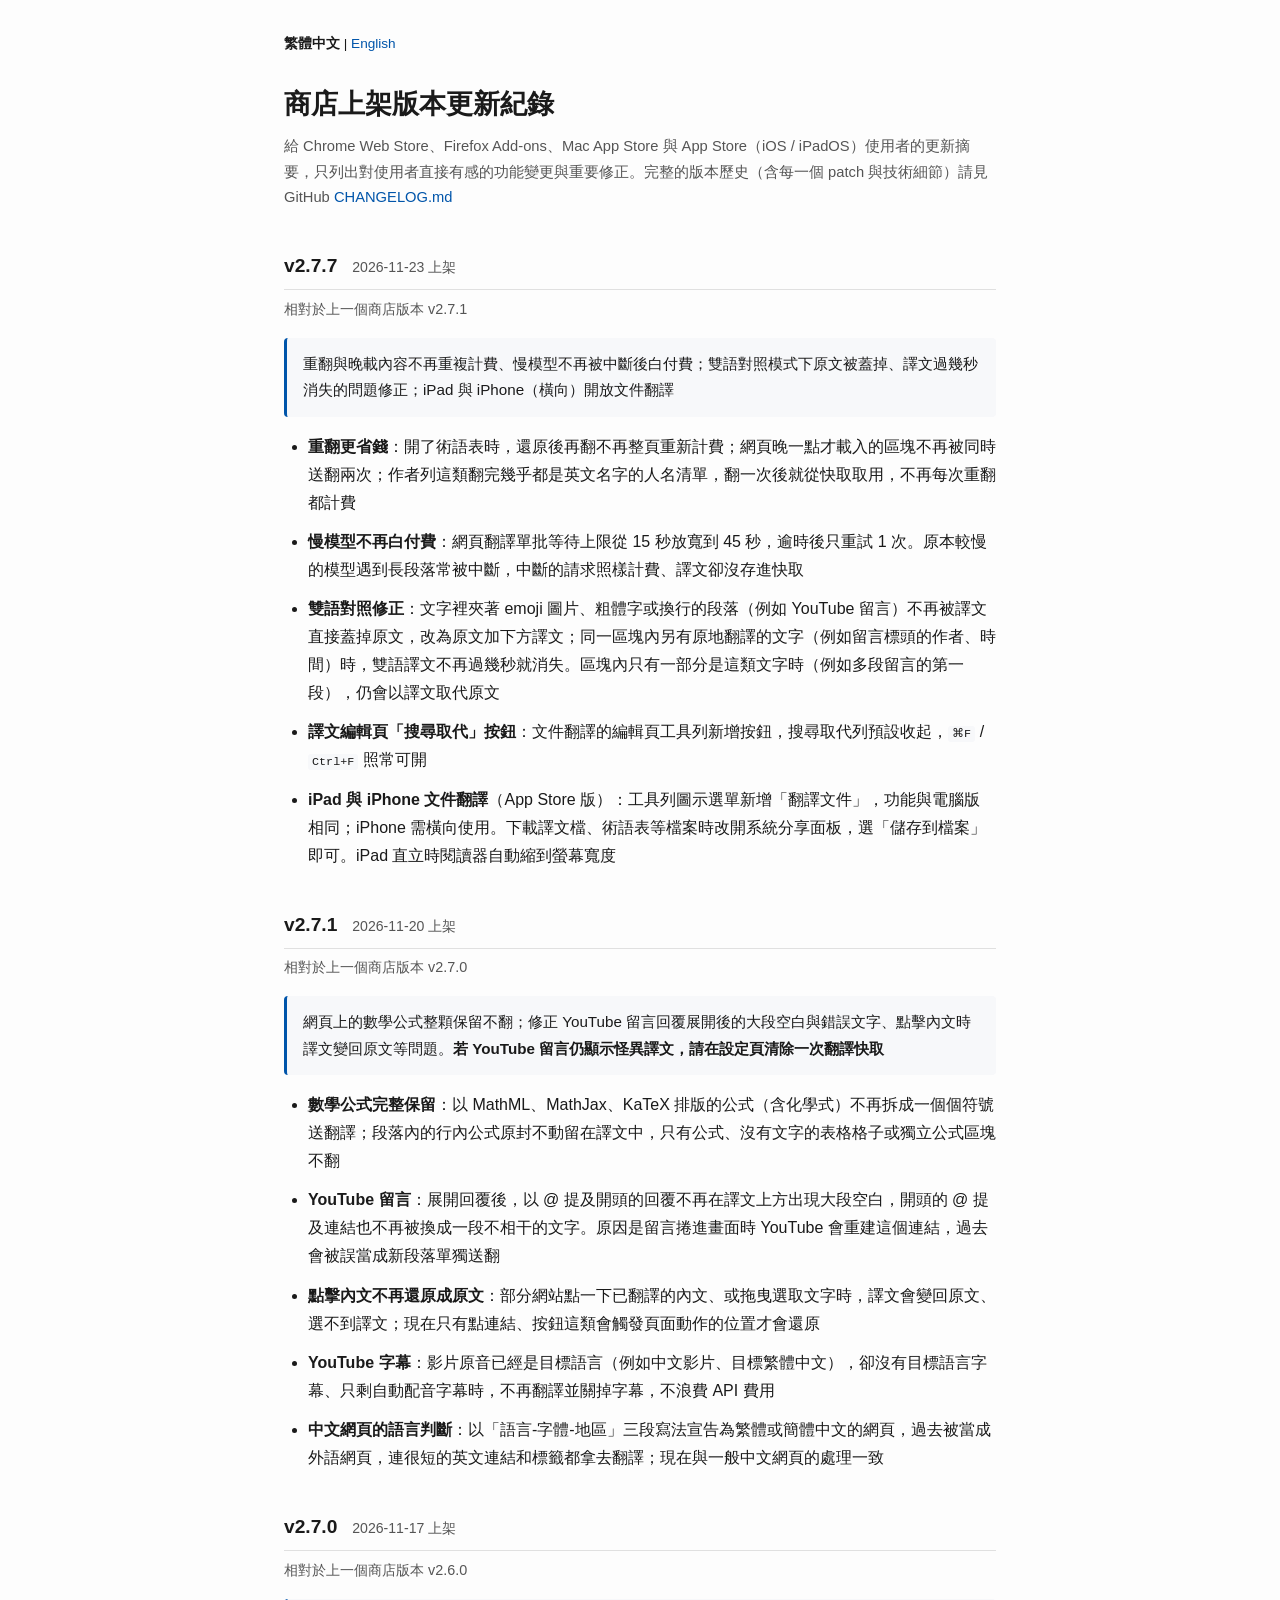
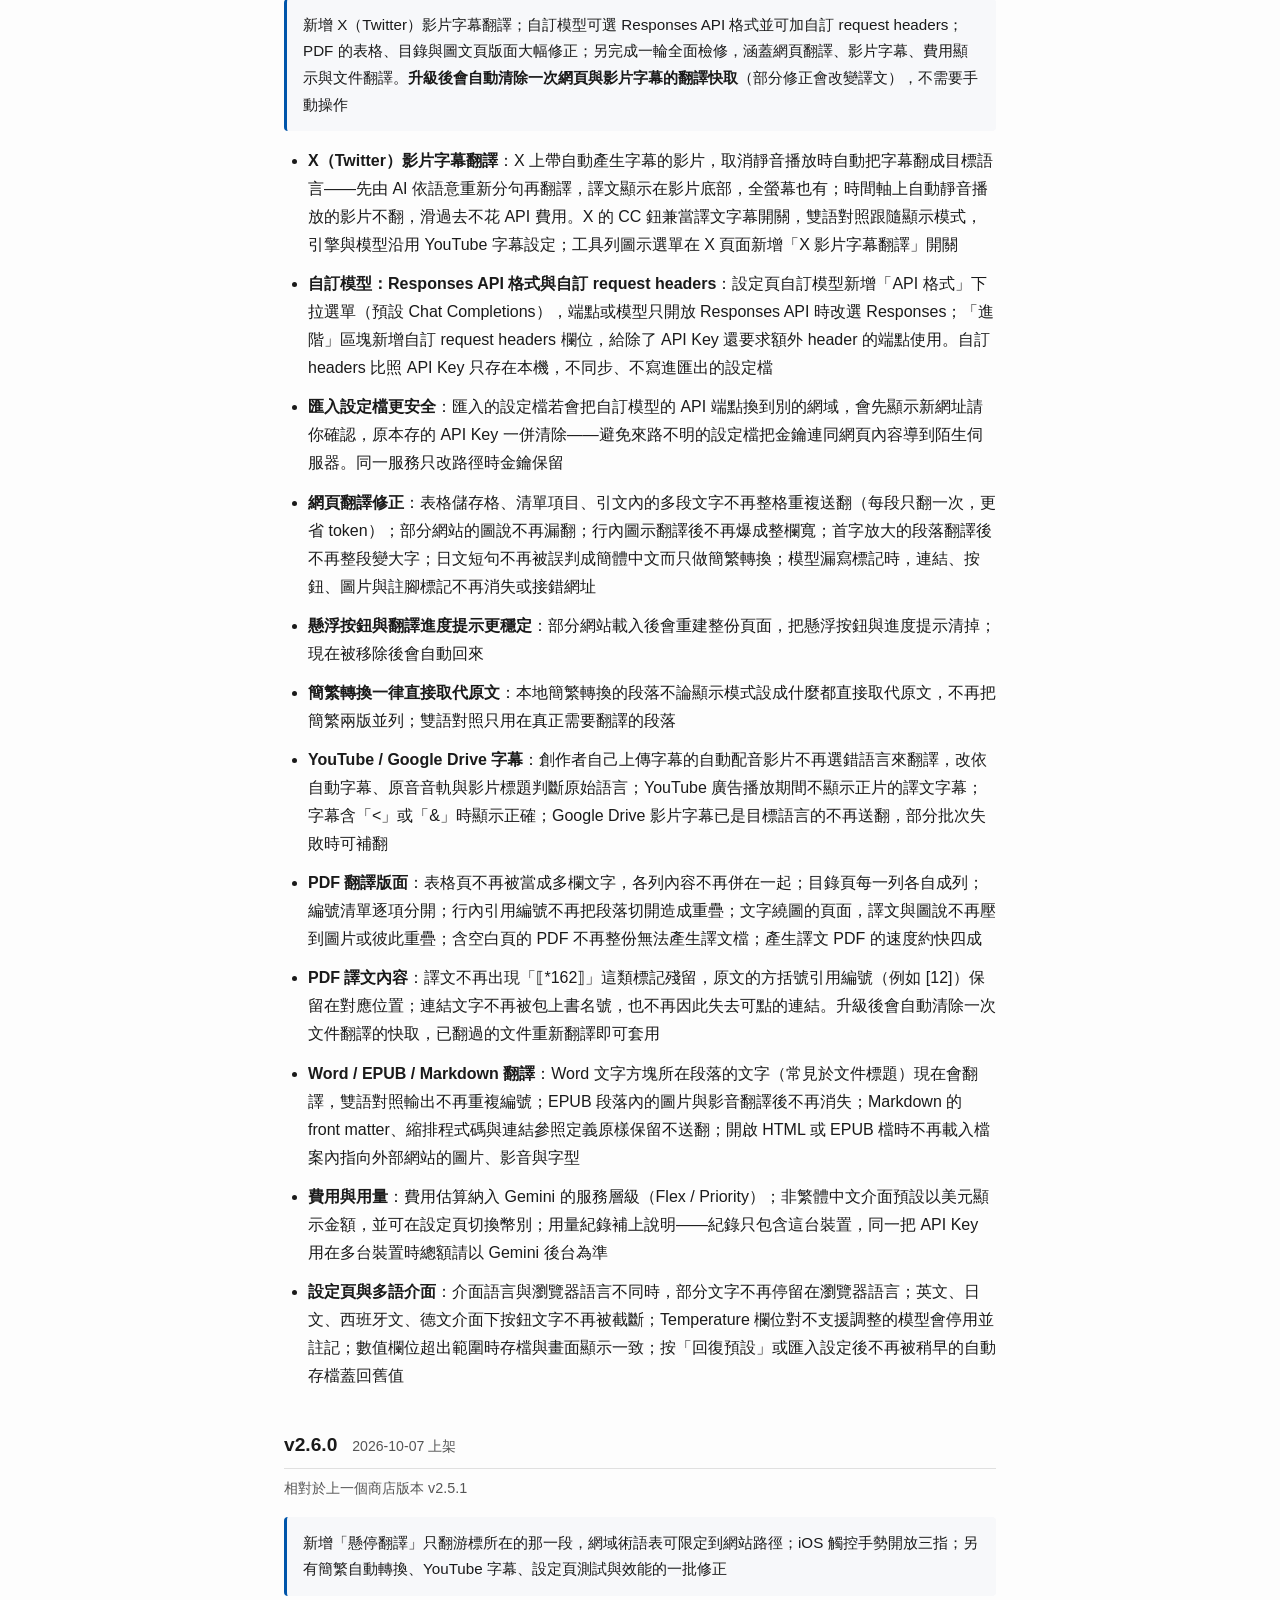
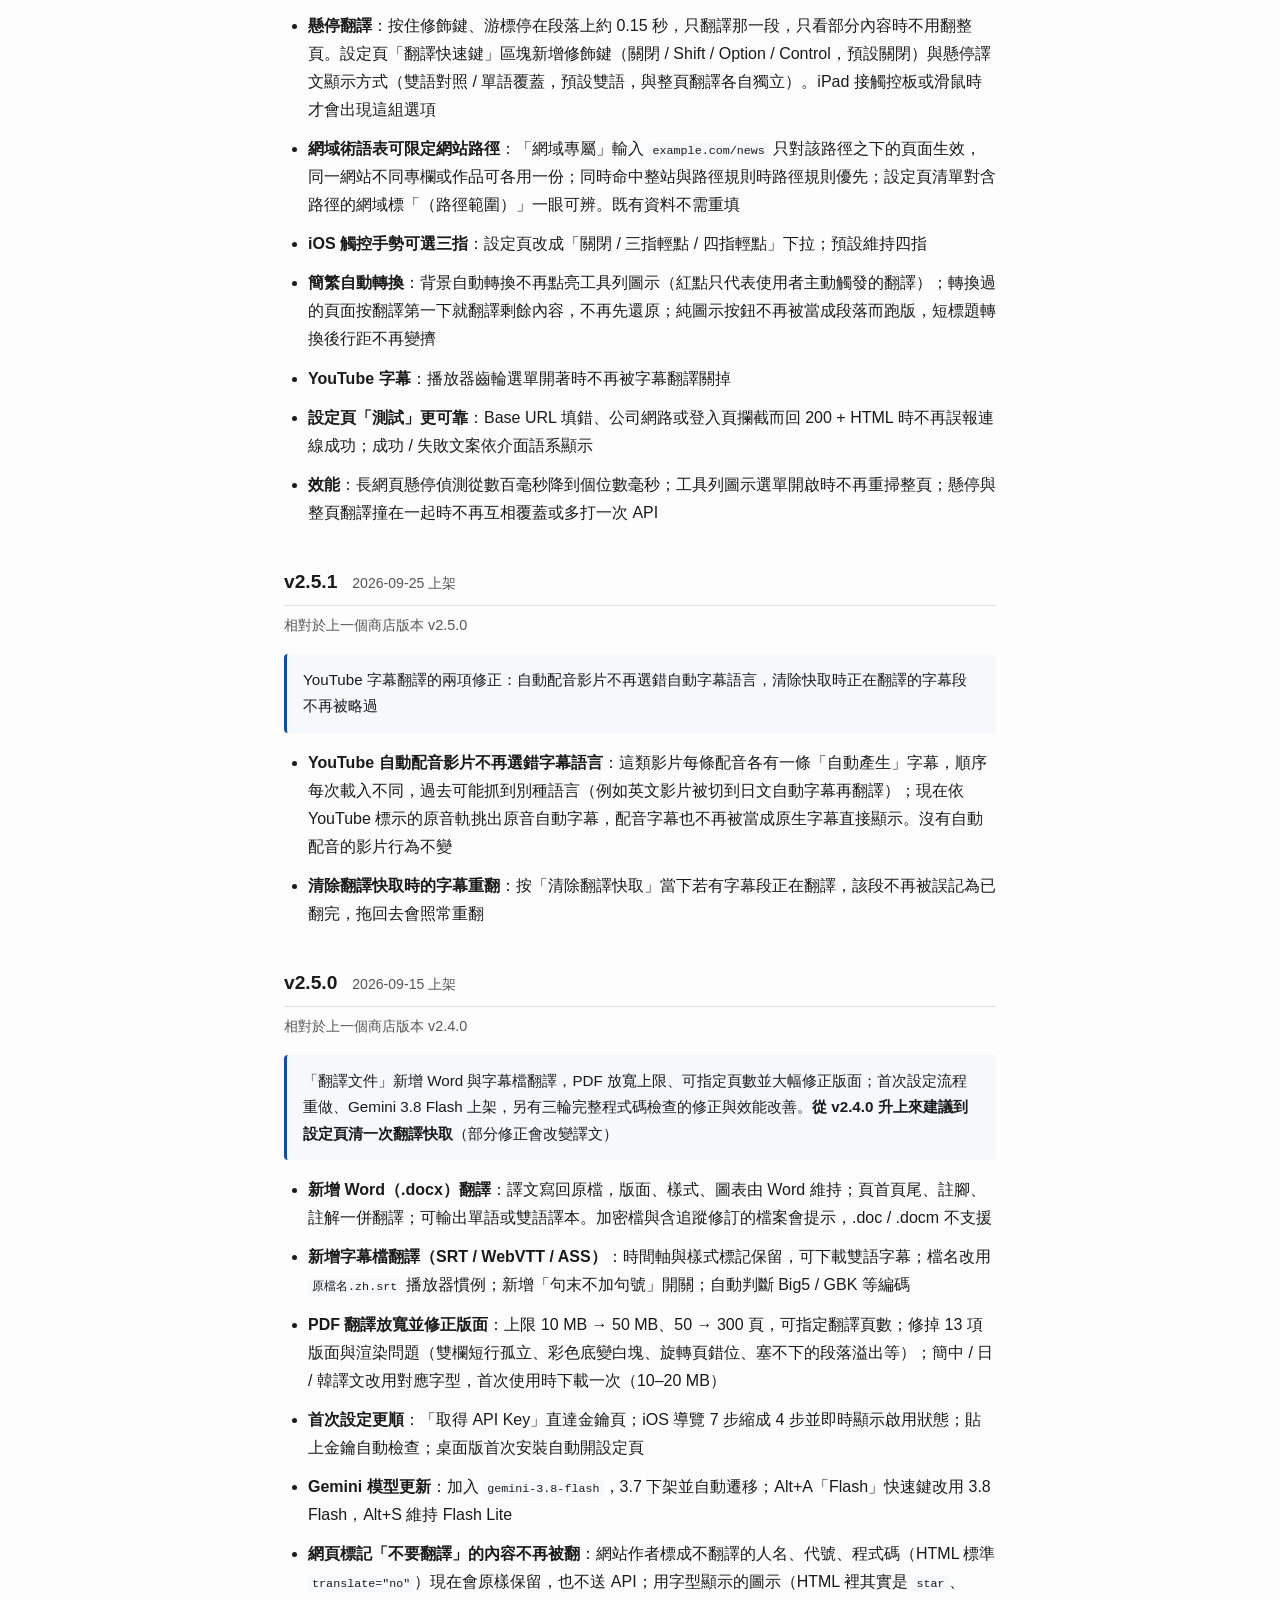
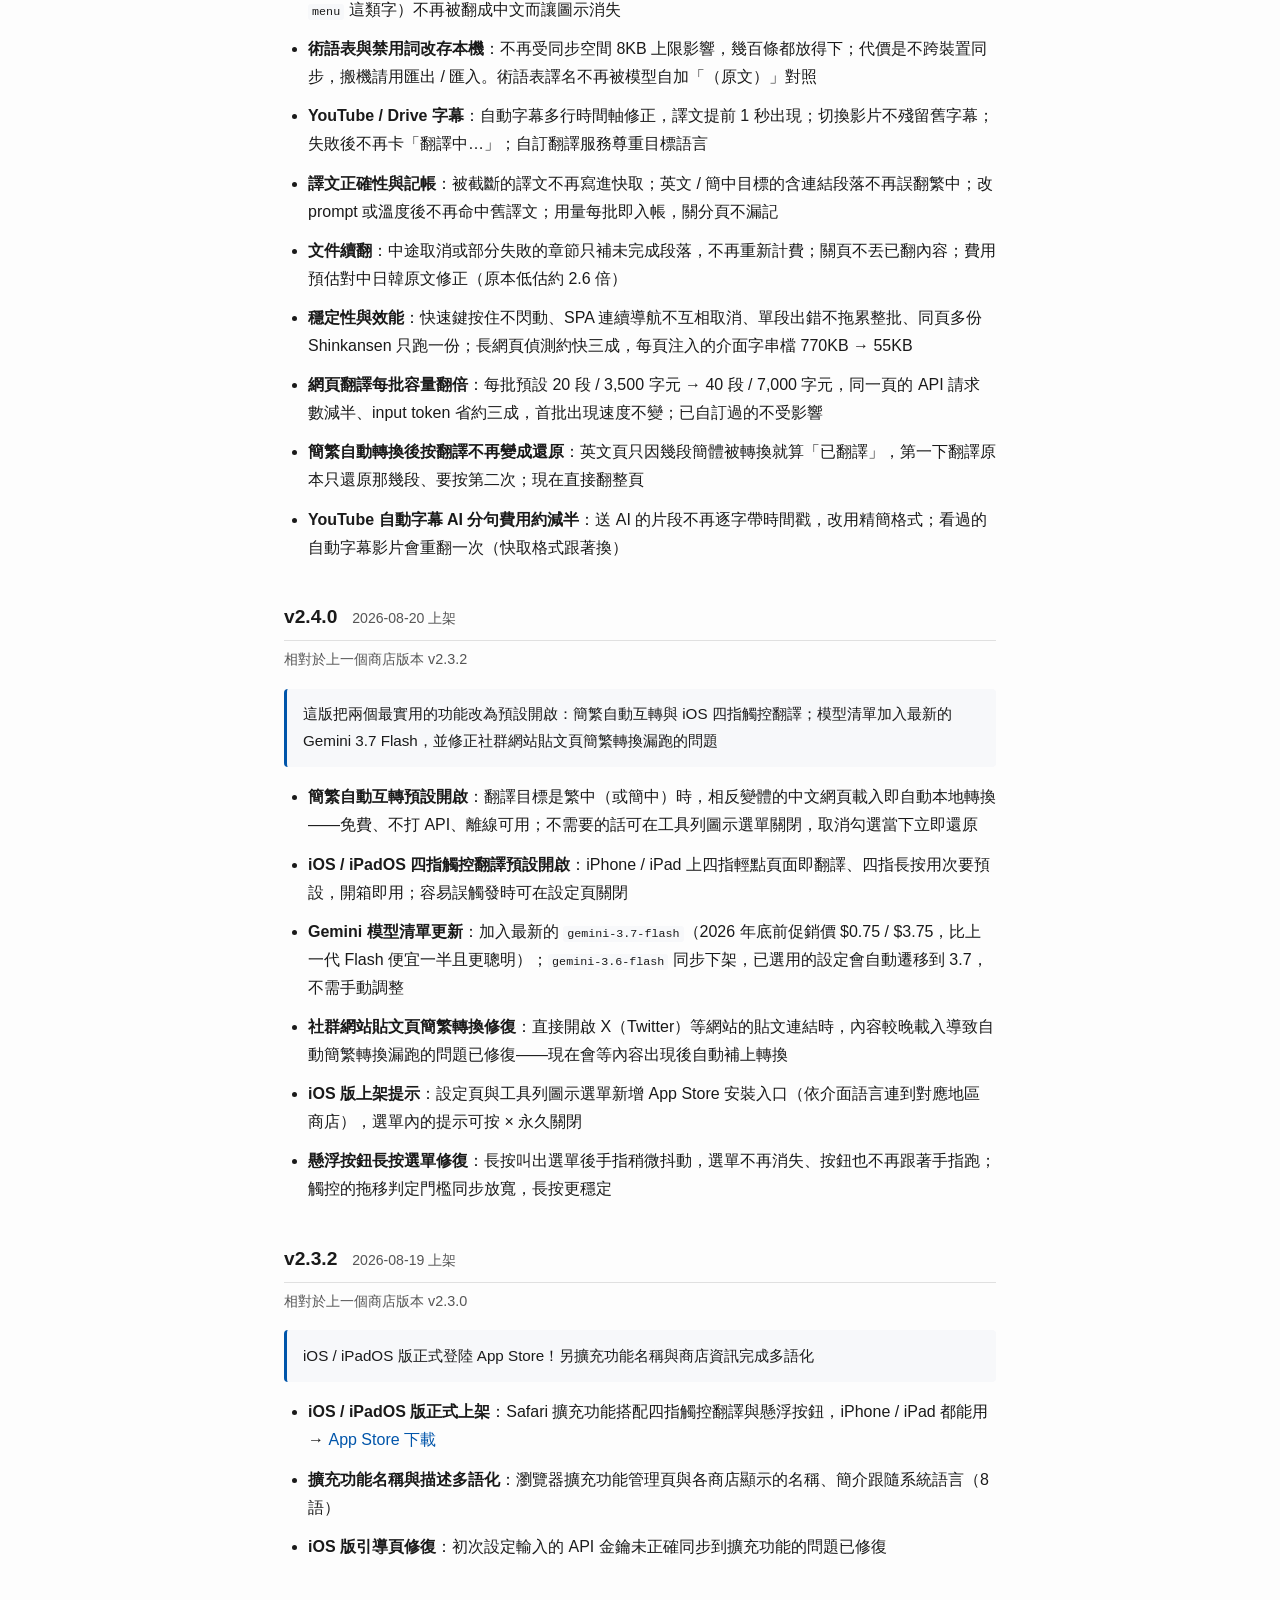
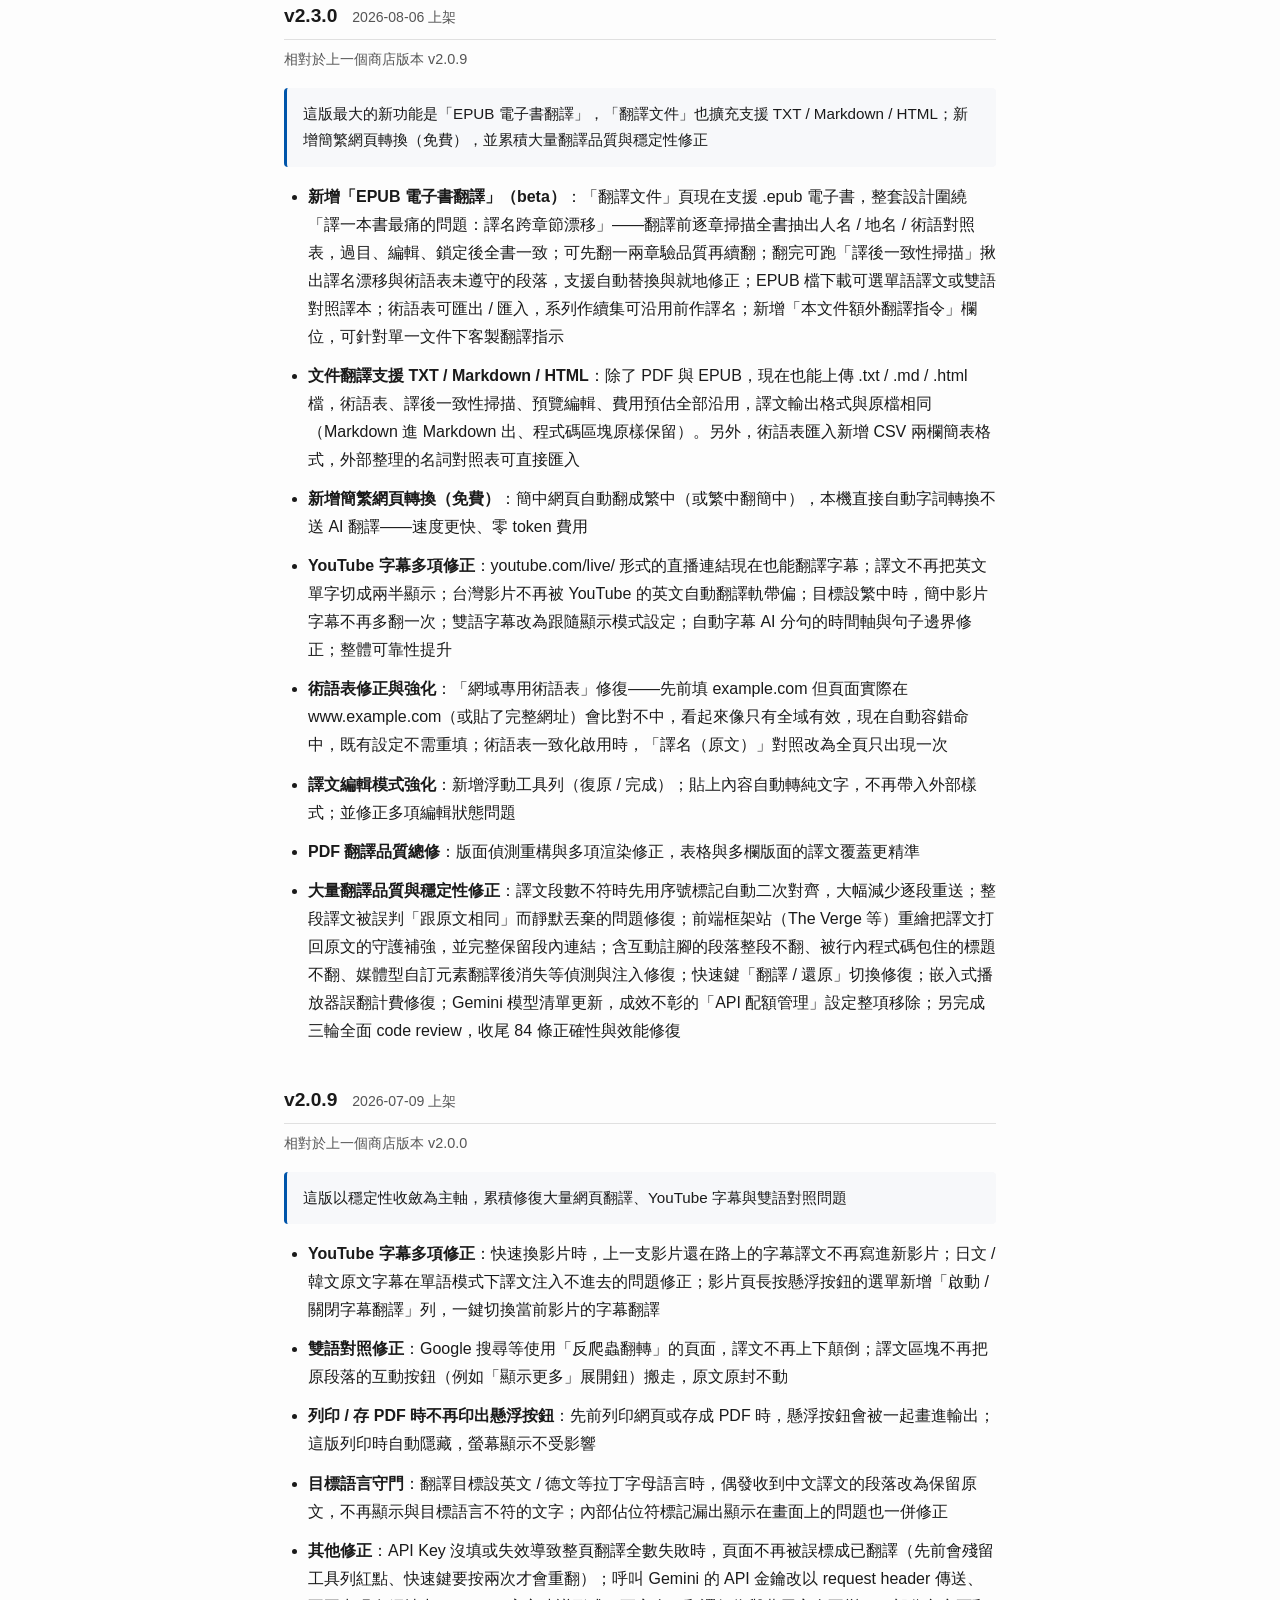
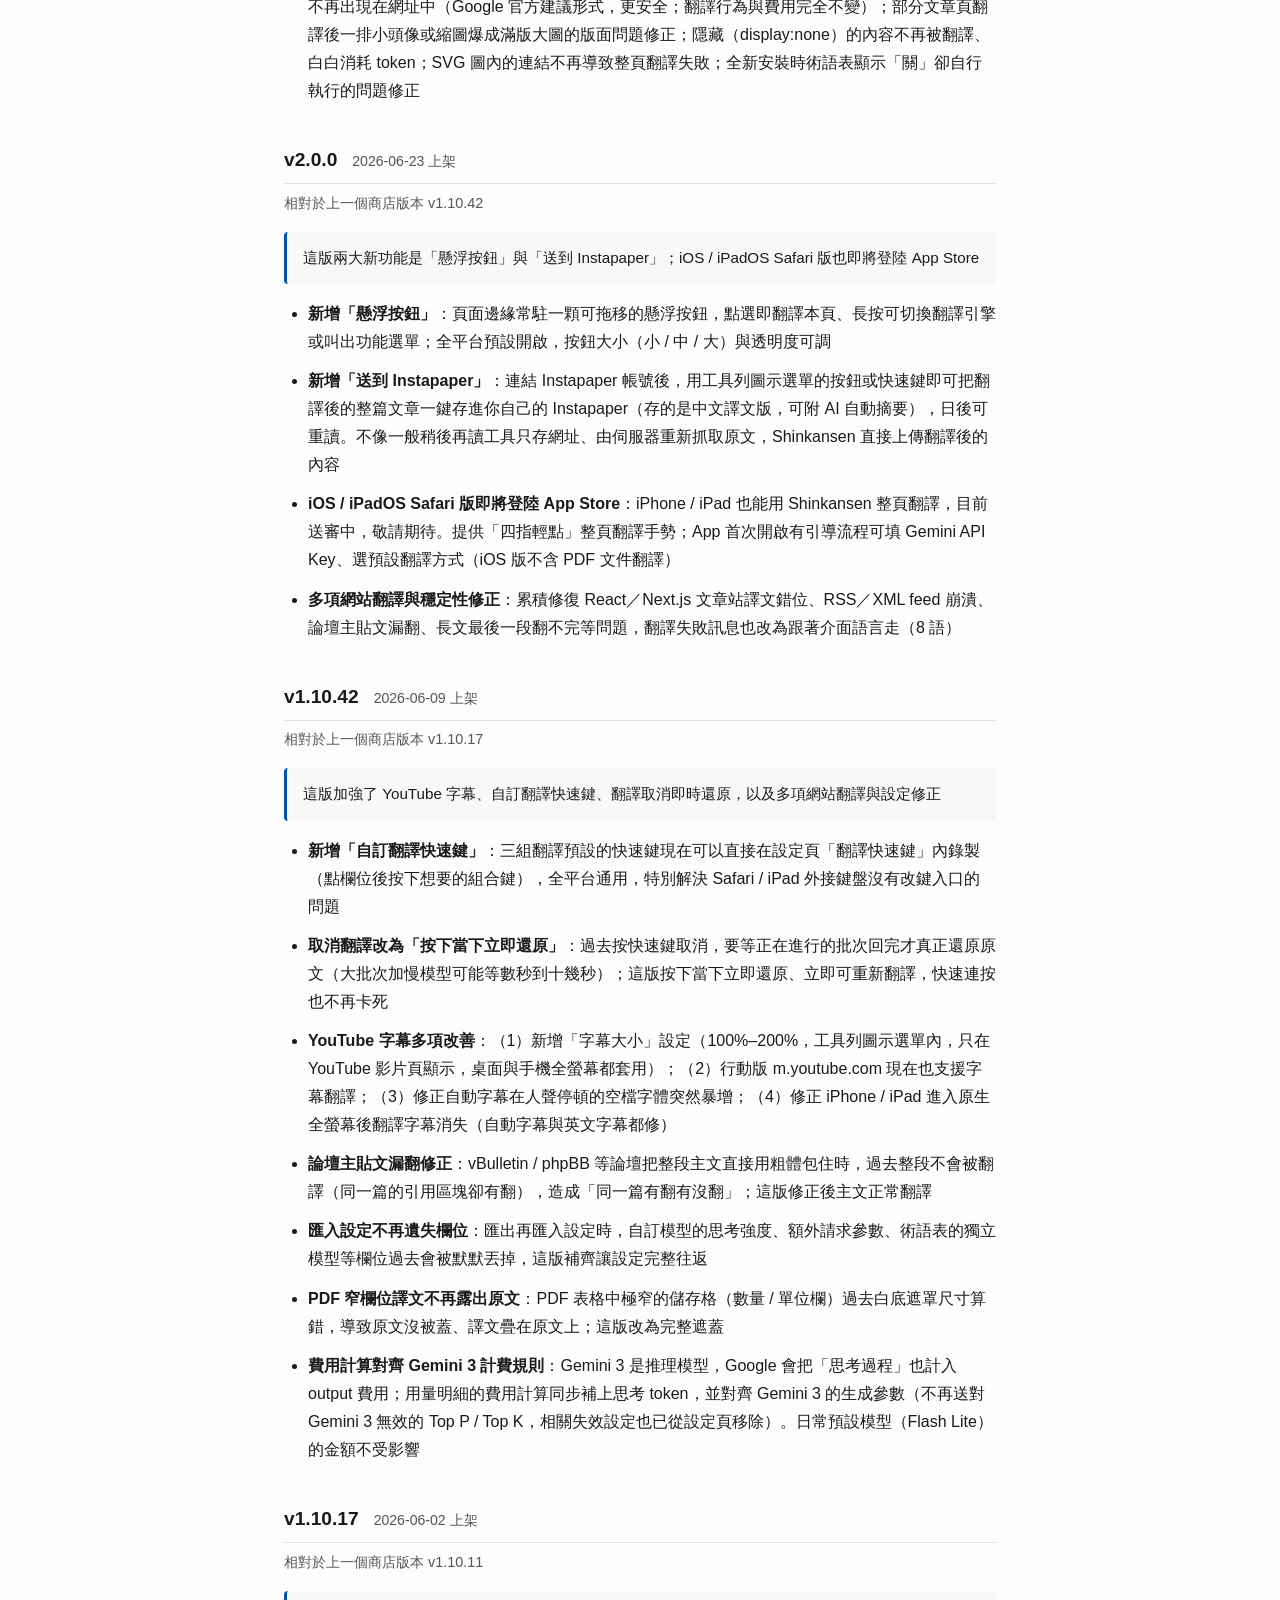
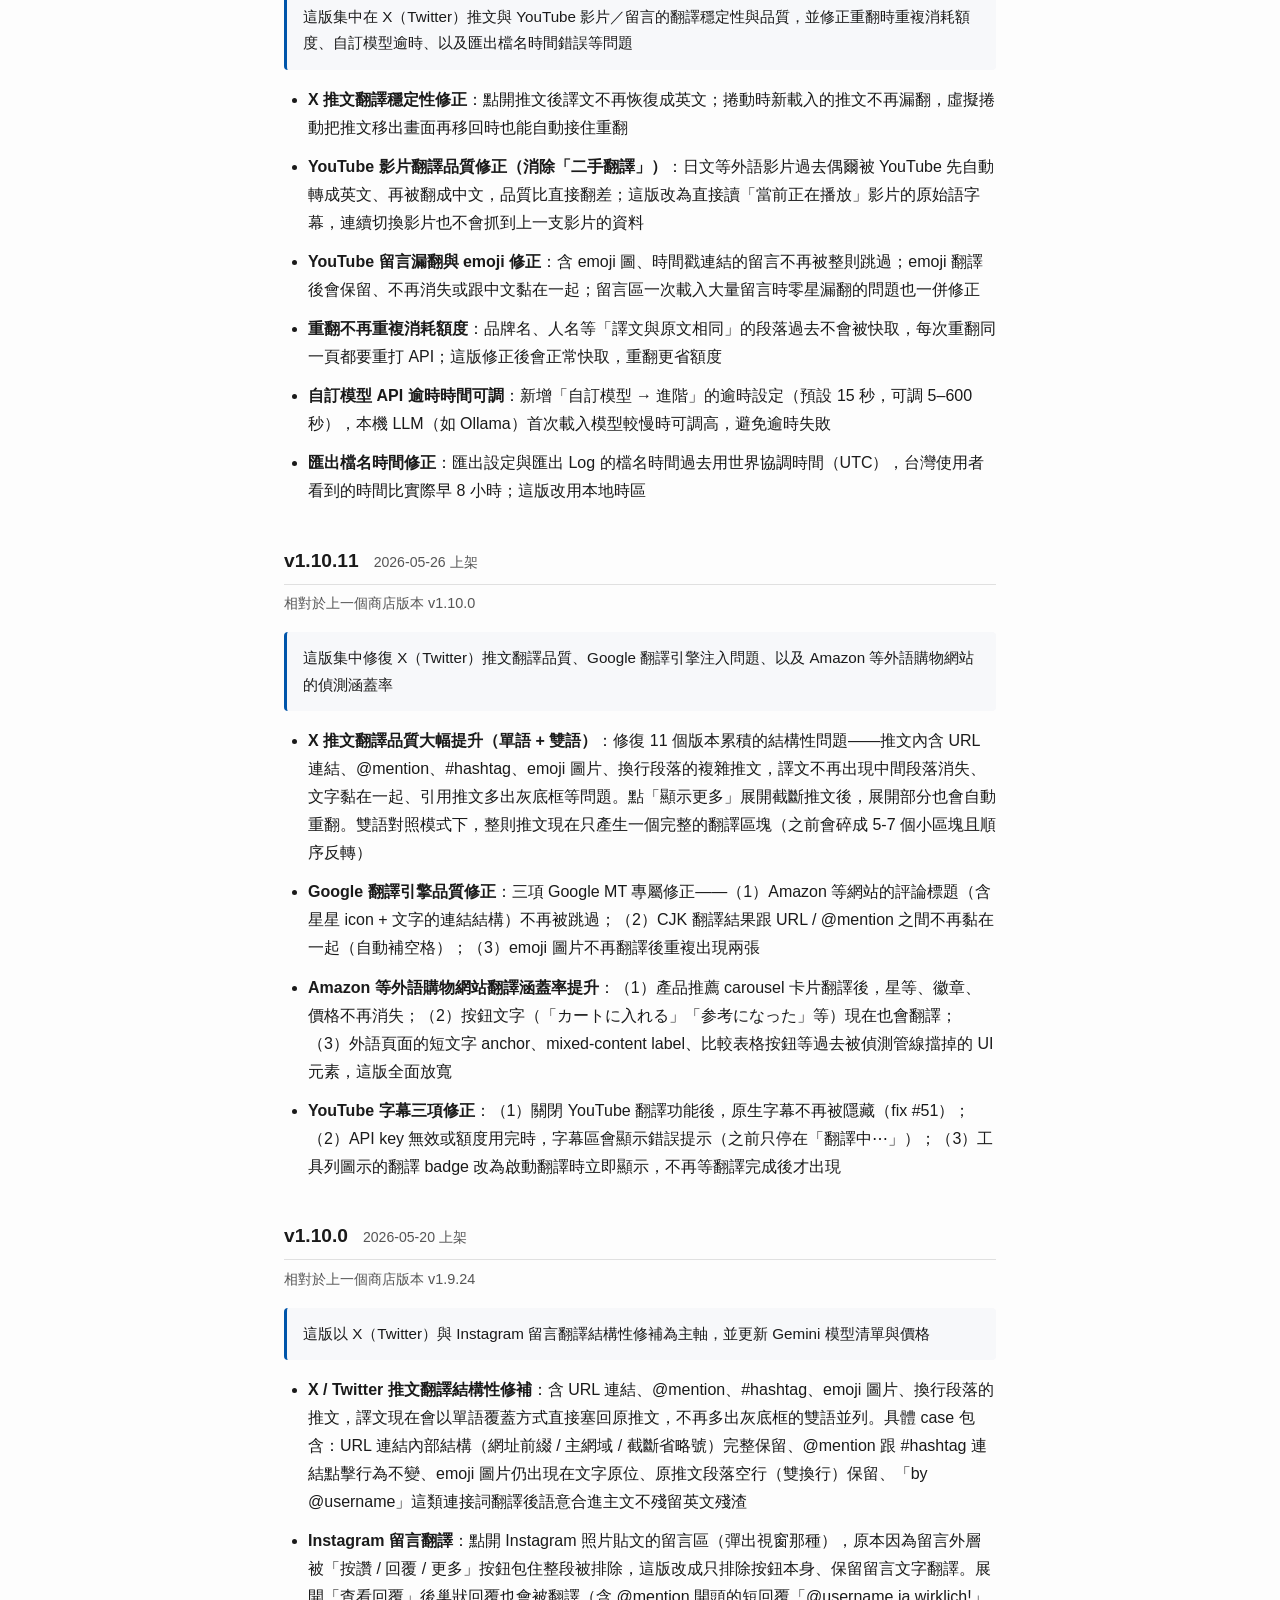
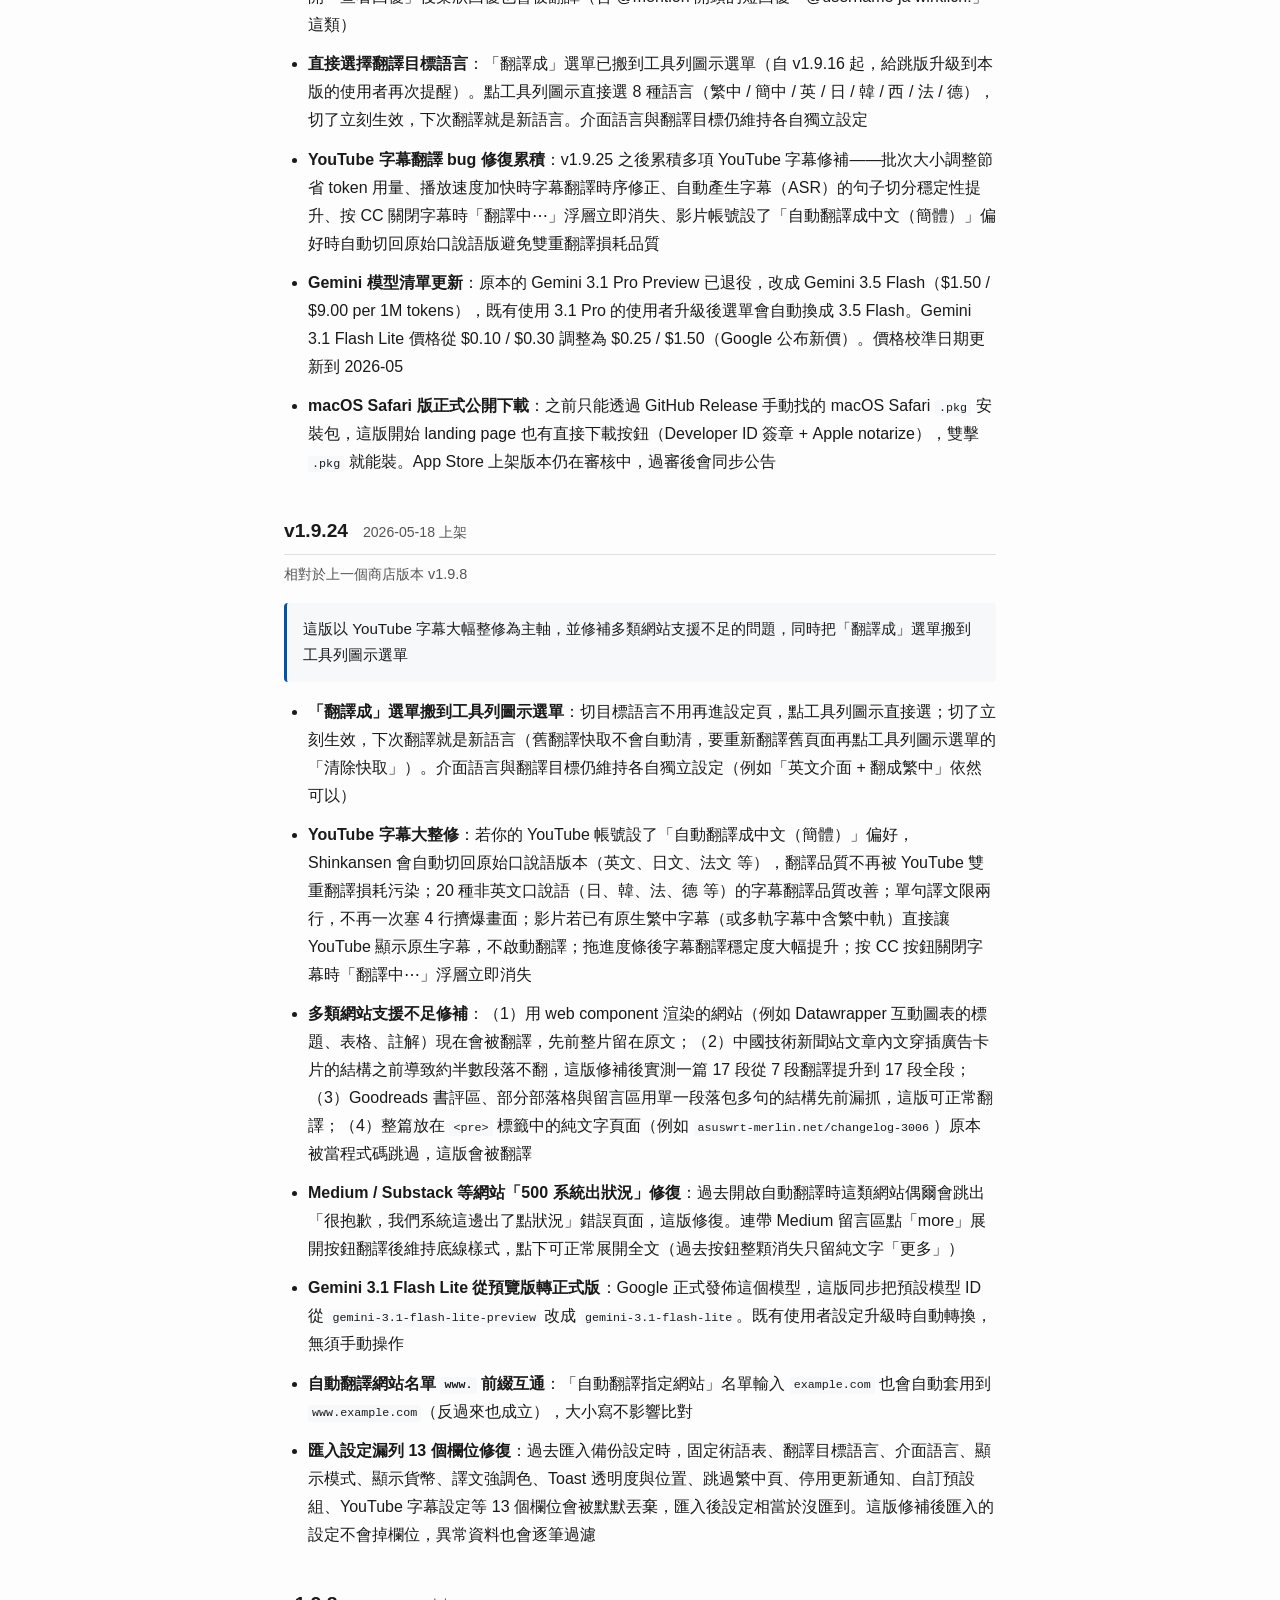
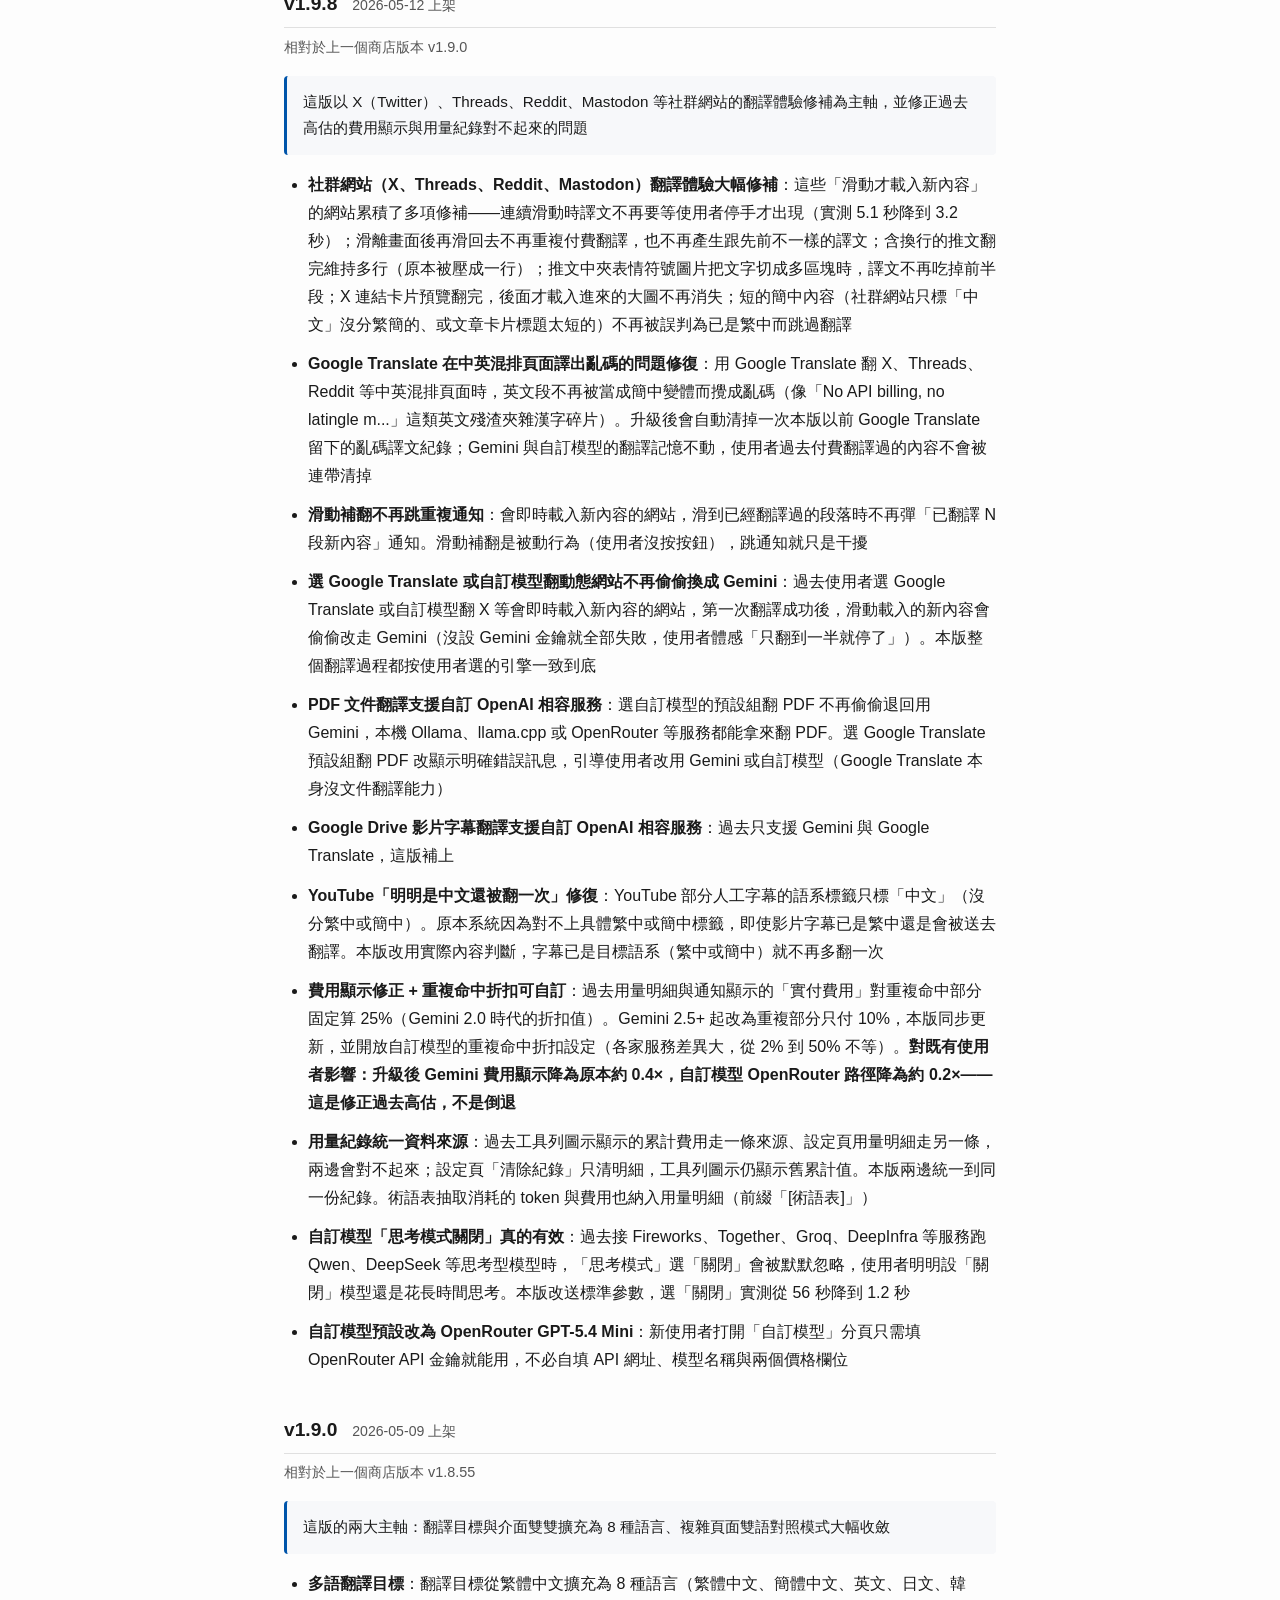
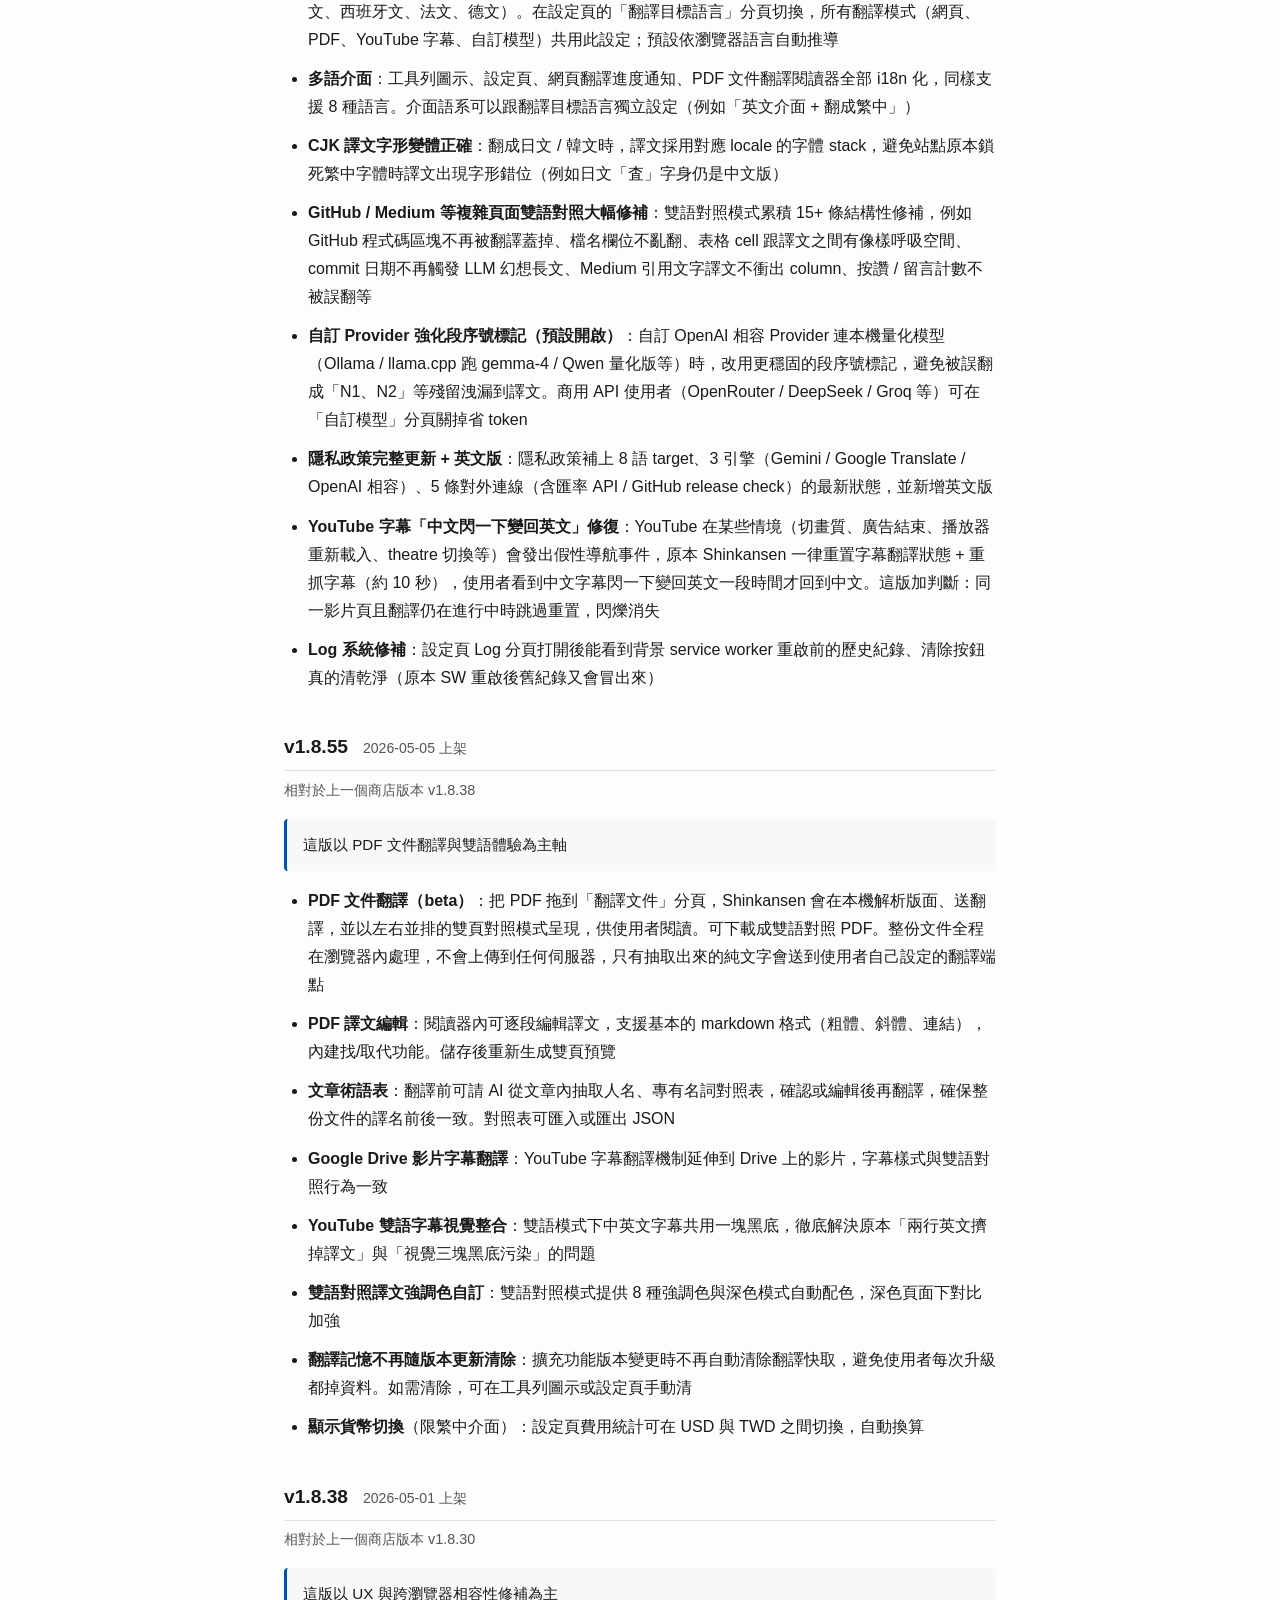
<file: docs/release-notes.html>
<!DOCTYPE html>
<html lang="zh-Hant-TW">
<head>
  <meta charset="UTF-8">
  <meta name="viewport" content="width=device-width, initial-scale=1.0">
  <title>Shinkansen — 商店上架版本更新紀錄</title>
  <style>
    :root {
      --bg: #fdfdfd;
      --fg: #1a1a1a;
      --muted: #555;
      --accent: #0055aa;
      --border: #e0e0e0;
      --section-bg: #f7f8fa;
    }
    @media (prefers-color-scheme: dark) {
      :root {
        --bg: #1a1a1a;
        --fg: #e8e8e8;
        --muted: #aaa;
        --accent: #6ab0ff;
        --border: #333;
        --section-bg: #222;
      }
    }
    * { box-sizing: border-box; margin: 0; padding: 0; }
    body {
      font-family: -apple-system, BlinkMacSystemFont, "Segoe UI", Roboto, "Noto Sans TC", sans-serif;
      background: var(--bg);
      color: var(--fg);
      line-height: 1.75;
      padding: 2rem 1.5rem;
      max-width: 760px;
      margin: 0 auto;
    }
    h1 {
      font-size: 1.7rem;
      margin-bottom: 0.4rem;
    }
    .subtitle {
      color: var(--muted);
      font-size: 0.92rem;
      margin-bottom: 2rem;
    }
    .lang-switch {
      font-size: 0.85rem;
      margin-bottom: 1.5rem;
    }
    h2 {
      font-size: 1.2rem;
      margin-top: 2.4rem;
      margin-bottom: 0.4rem;
      padding-bottom: 0.4rem;
      border-bottom: 1px solid var(--border);
    }
    h2 .release-date {
      font-size: 0.88rem;
      color: var(--muted);
      font-weight: 400;
      margin-left: 0.6rem;
    }
    .release-meta {
      color: var(--muted);
      font-size: 0.9rem;
      margin-bottom: 1rem;
    }
    p { margin-bottom: 0.9rem; }
    ul { margin-bottom: 1.2rem; padding-left: 1.5rem; }
    li { margin-bottom: 0.7rem; }
    li strong { color: var(--fg); }
    a { color: var(--accent); text-decoration: none; }
    a:hover { text-decoration: underline; }
    code {
      font-size: 0.9em;
      background: var(--section-bg);
      padding: 0.1em 0.35em;
      border-radius: 3px;
    }
    .lead {
      background: var(--section-bg);
      border-left: 3px solid var(--accent);
      padding: 0.8rem 1rem;
      border-radius: 4px;
      margin-bottom: 1rem;
      font-size: 0.95rem;
    }
    footer {
      margin-top: 3rem;
      padding-top: 1rem;
      border-top: 1px solid var(--border);
      color: var(--muted);
      font-size: 0.85rem;
    }
  </style>
</head>
<body>
  <p class="lang-switch"><strong>繁體中文</strong> | <a href="release-notes.en.html">English</a></p>

  <h1>商店上架版本更新紀錄</h1>
  <p class="subtitle">給 Chrome Web Store、Firefox Add-ons、Mac App Store 與 App Store（iOS / iPadOS）使用者的更新摘要，只列出對使用者直接有感的功能變更與重要修正。完整的版本歷史（含每一個 patch 與技術細節）請見 GitHub <a href="https://github.com/jimmysu0309/shinkansen/blob/main/CHANGELOG.md" target="_blank" rel="noopener">CHANGELOG.md</a></p>

  <h2>v2.7.7 <span class="release-date">2026-11-23 上架</span></h2>
  <p class="release-meta">相對於上一個商店版本 v2.7.1</p>

  <p class="lead">重翻與晚載內容不再重複計費、慢模型不再被中斷後白付費；雙語對照模式下原文被蓋掉、譯文過幾秒消失的問題修正；iPad 與 iPhone（橫向）開放文件翻譯</p>

  <ul>
    <li><strong>重翻更省錢</strong>：開了術語表時，還原後再翻不再整頁重新計費；網頁晚一點才載入的區塊不再被同時送翻兩次；作者列這類翻完幾乎都是英文名字的人名清單，翻一次後就從快取取用，不再每次重翻都計費</li>

    <li><strong>慢模型不再白付費</strong>：網頁翻譯單批等待上限從 15 秒放寬到 45 秒，逾時後只重試 1 次。原本較慢的模型遇到長段落常被中斷，中斷的請求照樣計費、譯文卻沒存進快取</li>

    <li><strong>雙語對照修正</strong>：文字裡夾著 emoji 圖片、粗體字或換行的段落（例如 YouTube 留言）不再被譯文直接蓋掉原文，改為原文加下方譯文；同一區塊內另有原地翻譯的文字（例如留言標頭的作者、時間）時，雙語譯文不再過幾秒就消失。區塊內只有一部分是這類文字時（例如多段留言的第一段），仍會以譯文取代原文</li>

    <li><strong>譯文編輯頁「搜尋取代」按鈕</strong>：文件翻譯的編輯頁工具列新增按鈕，搜尋取代列預設收起，<code>⌘F</code> / <code>Ctrl+F</code> 照常可開</li>

    <li><strong>iPad 與 iPhone 文件翻譯</strong>（App Store 版）：工具列圖示選單新增「翻譯文件」，功能與電腦版相同；iPhone 需橫向使用。下載譯文檔、術語表等檔案時改開系統分享面板，選「儲存到檔案」即可。iPad 直立時閱讀器自動縮到螢幕寬度</li>
  </ul>

  <h2>v2.7.1 <span class="release-date">2026-11-20 上架</span></h2>
  <p class="release-meta">相對於上一個商店版本 v2.7.0</p>

  <p class="lead">網頁上的數學公式整顆保留不翻；修正 YouTube 留言回覆展開後的大段空白與錯誤文字、點擊內文時譯文變回原文等問題。<strong>若 YouTube 留言仍顯示怪異譯文，請在設定頁清除一次翻譯快取</strong></p>

  <ul>
    <li><strong>數學公式完整保留</strong>：以 MathML、MathJax、KaTeX 排版的公式（含化學式）不再拆成一個個符號送翻譯；段落內的行內公式原封不動留在譯文中，只有公式、沒有文字的表格格子或獨立公式區塊不翻</li>

    <li><strong>YouTube 留言</strong>：展開回覆後，以 @ 提及開頭的回覆不再在譯文上方出現大段空白，開頭的 @ 提及連結也不再被換成一段不相干的文字。原因是留言捲進畫面時 YouTube 會重建這個連結，過去會被誤當成新段落單獨送翻</li>

    <li><strong>點擊內文不再還原成原文</strong>：部分網站點一下已翻譯的內文、或拖曳選取文字時，譯文會變回原文、選不到譯文；現在只有點連結、按鈕這類會觸發頁面動作的位置才會還原</li>

    <li><strong>YouTube 字幕</strong>：影片原音已經是目標語言（例如中文影片、目標繁體中文），卻沒有目標語言字幕、只剩自動配音字幕時，不再翻譯並關掉字幕，不浪費 API 費用</li>

    <li><strong>中文網頁的語言判斷</strong>：以「語言-字體-地區」三段寫法宣告為繁體或簡體中文的網頁，過去被當成外語網頁，連很短的英文連結和標籤都拿去翻譯；現在與一般中文網頁的處理一致</li>
  </ul>

  <h2>v2.7.0 <span class="release-date">2026-11-17 上架</span></h2>
  <p class="release-meta">相對於上一個商店版本 v2.6.0</p>

  <p class="lead">新增 X（Twitter）影片字幕翻譯；自訂模型可選 Responses API 格式並可加自訂 request headers；PDF 的表格、目錄與圖文頁版面大幅修正；另完成一輪全面檢修，涵蓋網頁翻譯、影片字幕、費用顯示與文件翻譯。<strong>升級後會自動清除一次網頁與影片字幕的翻譯快取</strong>（部分修正會改變譯文），不需要手動操作</p>

  <ul>
    <li><strong>X（Twitter）影片字幕翻譯</strong>：X 上帶自動產生字幕的影片，取消靜音播放時自動把字幕翻成目標語言——先由 AI 依語意重新分句再翻譯，譯文顯示在影片底部，全螢幕也有；時間軸上自動靜音播放的影片不翻，滑過去不花 API 費用。X 的 CC 鈕兼當譯文字幕開關，雙語對照跟隨顯示模式，引擎與模型沿用 YouTube 字幕設定；工具列圖示選單在 X 頁面新增「X 影片字幕翻譯」開關</li>

    <li><strong>自訂模型：Responses API 格式與自訂 request headers</strong>：設定頁自訂模型新增「API 格式」下拉選單（預設 Chat Completions），端點或模型只開放 Responses API 時改選 Responses；「進階」區塊新增自訂 request headers 欄位，給除了 API Key 還要求額外 header 的端點使用。自訂 headers 比照 API Key 只存在本機，不同步、不寫進匯出的設定檔</li>

    <li><strong>匯入設定檔更安全</strong>：匯入的設定檔若會把自訂模型的 API 端點換到別的網域，會先顯示新網址請你確認，原本存的 API Key 一併清除——避免來路不明的設定檔把金鑰連同網頁內容導到陌生伺服器。同一服務只改路徑時金鑰保留</li>

    <li><strong>網頁翻譯修正</strong>：表格儲存格、清單項目、引文內的多段文字不再整格重複送翻（每段只翻一次，更省 token）；部分網站的圖說不再漏翻；行內圖示翻譯後不再爆成整欄寬；首字放大的段落翻譯後不再整段變大字；日文短句不再被誤判成簡體中文而只做簡繁轉換；模型漏寫標記時，連結、按鈕、圖片與註腳標記不再消失或接錯網址</li>

    <li><strong>懸浮按鈕與翻譯進度提示更穩定</strong>：部分網站載入後會重建整份頁面，把懸浮按鈕與進度提示清掉；現在被移除後會自動回來</li>

    <li><strong>簡繁轉換一律直接取代原文</strong>：本地簡繁轉換的段落不論顯示模式設成什麼都直接取代原文，不再把簡繁兩版並列；雙語對照只用在真正需要翻譯的段落</li>

    <li><strong>YouTube / Google Drive 字幕</strong>：創作者自己上傳字幕的自動配音影片不再選錯語言來翻譯，改依自動字幕、原音音軌與影片標題判斷原始語言；YouTube 廣告播放期間不顯示正片的譯文字幕；字幕含「&lt;」或「&amp;」時顯示正確；Google Drive 影片字幕已是目標語言的不再送翻，部分批次失敗時可補翻</li>

    <li><strong>PDF 翻譯版面</strong>：表格頁不再被當成多欄文字，各列內容不再併在一起；目錄頁每一列各自成列；編號清單逐項分開；行內引用編號不再把段落切開造成重疊；文字繞圖的頁面，譯文與圖說不再壓到圖片或彼此重疊；含空白頁的 PDF 不再整份無法產生譯文檔；產生譯文 PDF 的速度約快四成</li>

    <li><strong>PDF 譯文內容</strong>：譯文不再出現「⟦*162⟧」這類標記殘留，原文的方括號引用編號（例如 [12]）保留在對應位置；連結文字不再被包上書名號，也不再因此失去可點的連結。升級後會自動清除一次文件翻譯的快取，已翻過的文件重新翻譯即可套用</li>

    <li><strong>Word / EPUB / Markdown 翻譯</strong>：Word 文字方塊所在段落的文字（常見於文件標題）現在會翻譯，雙語對照輸出不再重複編號；EPUB 段落內的圖片與影音翻譯後不再消失；Markdown 的 front matter、縮排程式碼與連結參照定義原樣保留不送翻；開啟 HTML 或 EPUB 檔時不再載入檔案內指向外部網站的圖片、影音與字型</li>

    <li><strong>費用與用量</strong>：費用估算納入 Gemini 的服務層級（Flex / Priority）；非繁體中文介面預設以美元顯示金額，並可在設定頁切換幣別；用量紀錄補上說明——紀錄只包含這台裝置，同一把 API Key 用在多台裝置時總額請以 Gemini 後台為準</li>

    <li><strong>設定頁與多語介面</strong>：介面語言與瀏覽器語言不同時，部分文字不再停留在瀏覽器語言；英文、日文、西班牙文、德文介面下按鈕文字不再被截斷；Temperature 欄位對不支援調整的模型會停用並註記；數值欄位超出範圍時存檔與畫面顯示一致；按「回復預設」或匯入設定後不再被稍早的自動存檔蓋回舊值</li>
  </ul>

  <h2>v2.6.0 <span class="release-date">2026-10-07 上架</span></h2>
  <p class="release-meta">相對於上一個商店版本 v2.5.1</p>

  <p class="lead">新增「懸停翻譯」只翻游標所在的那一段，網域術語表可限定到網站路徑；iOS 觸控手勢開放三指；另有簡繁自動轉換、YouTube 字幕、設定頁測試與效能的一批修正</p>

  <ul>
    <li><strong>懸停翻譯</strong>：按住修飾鍵、游標停在段落上約 0.15 秒，只翻譯那一段，只看部分內容時不用翻整頁。設定頁「翻譯快速鍵」區塊新增修飾鍵（關閉 / Shift / Option / Control，預設關閉）與懸停譯文顯示方式（雙語對照 / 單語覆蓋，預設雙語，與整頁翻譯各自獨立）。iPad 接觸控板或滑鼠時才會出現這組選項</li>

    <li><strong>網域術語表可限定網站路徑</strong>：「網域專屬」輸入 <code>example.com/news</code> 只對該路徑之下的頁面生效，同一網站不同專欄或作品可各用一份；同時命中整站與路徑規則時路徑規則優先；設定頁清單對含路徑的網域標「（路徑範圍）」一眼可辨。既有資料不需重填</li>

    <li><strong>iOS 觸控手勢可選三指</strong>：設定頁改成「關閉 / 三指輕點 / 四指輕點」下拉；預設維持四指</li>

    <li><strong>簡繁自動轉換</strong>：背景自動轉換不再點亮工具列圖示（紅點只代表使用者主動觸發的翻譯）；轉換過的頁面按翻譯第一下就翻譯剩餘內容，不再先還原；純圖示按鈕不再被當成段落而跑版，短標題轉換後行距不再變擠</li>

    <li><strong>YouTube 字幕</strong>：播放器齒輪選單開著時不再被字幕翻譯關掉</li>

    <li><strong>設定頁「測試」更可靠</strong>：Base URL 填錯、公司網路或登入頁攔截而回 200 + HTML 時不再誤報連線成功；成功 / 失敗文案依介面語系顯示</li>

    <li><strong>效能</strong>：長網頁懸停偵測從數百毫秒降到個位數毫秒；工具列圖示選單開啟時不再重掃整頁；懸停與整頁翻譯撞在一起時不再互相覆蓋或多打一次 API</li>
  </ul>

  <h2>v2.5.1 <span class="release-date">2026-09-25 上架</span></h2>
  <p class="release-meta">相對於上一個商店版本 v2.5.0</p>

  <p class="lead">YouTube 字幕翻譯的兩項修正：自動配音影片不再選錯自動字幕語言，清除快取時正在翻譯的字幕段不再被略過</p>

  <ul>
    <li><strong>YouTube 自動配音影片不再選錯字幕語言</strong>：這類影片每條配音各有一條「自動產生」字幕，順序每次載入不同，過去可能抓到別種語言（例如英文影片被切到日文自動字幕再翻譯）；現在依 YouTube 標示的原音軌挑出原音自動字幕，配音字幕也不再被當成原生字幕直接顯示。沒有自動配音的影片行為不變</li>

    <li><strong>清除翻譯快取時的字幕重翻</strong>：按「清除翻譯快取」當下若有字幕段正在翻譯，該段不再被誤記為已翻完，拖回去會照常重翻</li>
  </ul>

  <h2>v2.5.0 <span class="release-date">2026-09-15 上架</span></h2>
  <p class="release-meta">相對於上一個商店版本 v2.4.0</p>

  <p class="lead">「翻譯文件」新增 Word 與字幕檔翻譯，PDF 放寬上限、可指定頁數並大幅修正版面；首次設定流程重做、Gemini 3.8 Flash 上架，另有三輪完整程式碼檢查的修正與效能改善。<strong>從 v2.4.0 升上來建議到設定頁清一次翻譯快取</strong>（部分修正會改變譯文）</p>

  <ul>
    <li><strong>新增 Word（.docx）翻譯</strong>：譯文寫回原檔，版面、樣式、圖表由 Word 維持；頁首頁尾、註腳、註解一併翻譯；可輸出單語或雙語譯本。加密檔與含追蹤修訂的檔案會提示，.doc / .docm 不支援</li>

    <li><strong>新增字幕檔翻譯（SRT / WebVTT / ASS）</strong>：時間軸與樣式標記保留，可下載雙語字幕；檔名改用 <code>原檔名.zh.srt</code> 播放器慣例；新增「句末不加句號」開關；自動判斷 Big5 / GBK 等編碼</li>

    <li><strong>PDF 翻譯放寬並修正版面</strong>：上限 10 MB → 50 MB、50 → 300 頁，可指定翻譯頁數；修掉 13 項版面與渲染問題（雙欄短行孤立、彩色底變白塊、旋轉頁錯位、塞不下的段落溢出等）；簡中 / 日 / 韓譯文改用對應字型，首次使用時下載一次（10–20 MB）</li>

    <li><strong>首次設定更順</strong>：「取得 API Key」直達金鑰頁；iOS 導覽 7 步縮成 4 步並即時顯示啟用狀態；貼上金鑰自動檢查；桌面版首次安裝自動開設定頁</li>

    <li><strong>Gemini 模型更新</strong>：加入 <code>gemini-3.8-flash</code>，3.7 下架並自動遷移；Alt+A「Flash」快速鍵改用 3.8 Flash，Alt+S 維持 Flash Lite</li>

    <li><strong>網頁標記「不要翻譯」的內容不再被翻</strong>：網站作者標成不翻譯的人名、代號、程式碼（HTML 標準 <code>translate="no"</code>）現在會原樣保留，也不送 API；用字型顯示的圖示（HTML 裡其實是 <code>star</code>、<code>menu</code> 這類字）不再被翻成中文而讓圖示消失</li>

    <li><strong>術語表與禁用詞改存本機</strong>：不再受同步空間 8KB 上限影響，幾百條都放得下；代價是不跨裝置同步，搬機請用匯出 / 匯入。術語表譯名不再被模型自加「（原文）」對照</li>

    <li><strong>YouTube / Drive 字幕</strong>：自動字幕多行時間軸修正，譯文提前 1 秒出現；切換影片不殘留舊字幕；失敗後不再卡「翻譯中…」；自訂翻譯服務尊重目標語言</li>

    <li><strong>譯文正確性與記帳</strong>：被截斷的譯文不再寫進快取；英文 / 簡中目標的含連結段落不再誤翻繁中；改 prompt 或溫度後不再命中舊譯文；用量每批即入帳，關分頁不漏記</li>

    <li><strong>文件續翻</strong>：中途取消或部分失敗的章節只補未完成段落，不再重新計費；關頁不丟已翻內容；費用預估對中日韓原文修正（原本低估約 2.6 倍）</li>

    <li><strong>穩定性與效能</strong>：快速鍵按住不閃動、SPA 連續導航不互相取消、單段出錯不拖累整批、同頁多份 Shinkansen 只跑一份；長網頁偵測約快三成，每頁注入的介面字串檔 770KB → 55KB</li>

    <li><strong>網頁翻譯每批容量翻倍</strong>：每批預設 20 段 / 3,500 字元 → 40 段 / 7,000 字元，同一頁的 API 請求數減半、input token 省約三成，首批出現速度不變；已自訂過的不受影響</li>

    <li><strong>簡繁自動轉換後按翻譯不再變成還原</strong>：英文頁只因幾段簡體被轉換就算「已翻譯」，第一下翻譯原本只還原那幾段、要按第二次；現在直接翻整頁</li>

    <li><strong>YouTube 自動字幕 AI 分句費用約減半</strong>：送 AI 的片段不再逐字帶時間戳，改用精簡格式；看過的自動字幕影片會重翻一次（快取格式跟著換）</li>
  </ul>

  <h2>v2.4.0 <span class="release-date">2026-08-20 上架</span></h2>
  <p class="release-meta">相對於上一個商店版本 v2.3.2</p>

  <p class="lead">這版把兩個最實用的功能改為預設開啟：簡繁自動互轉與 iOS 四指觸控翻譯；模型清單加入最新的 Gemini 3.7 Flash，並修正社群網站貼文頁簡繁轉換漏跑的問題</p>

  <ul>
    <li><strong>簡繁自動互轉預設開啟</strong>：翻譯目標是繁中（或簡中）時，相反變體的中文網頁載入即自動本地轉換——免費、不打 API、離線可用；不需要的話可在工具列圖示選單關閉，取消勾選當下立即還原</li>

    <li><strong>iOS / iPadOS 四指觸控翻譯預設開啟</strong>：iPhone / iPad 上四指輕點頁面即翻譯、四指長按用次要預設，開箱即用；容易誤觸發時可在設定頁關閉</li>

    <li><strong>Gemini 模型清單更新</strong>：加入最新的 <code>gemini-3.7-flash</code>（2026 年底前促銷價 $0.75 / $3.75，比上一代 Flash 便宜一半且更聰明）；<code>gemini-3.6-flash</code> 同步下架，已選用的設定會自動遷移到 3.7，不需手動調整</li>

    <li><strong>社群網站貼文頁簡繁轉換修復</strong>：直接開啟 X（Twitter）等網站的貼文連結時，內容較晚載入導致自動簡繁轉換漏跑的問題已修復——現在會等內容出現後自動補上轉換</li>

    <li><strong>iOS 版上架提示</strong>：設定頁與工具列圖示選單新增 App Store 安裝入口（依介面語言連到對應地區商店），選單內的提示可按 × 永久關閉</li>

    <li><strong>懸浮按鈕長按選單修復</strong>：長按叫出選單後手指稍微抖動，選單不再消失、按鈕也不再跟著手指跑；觸控的拖移判定門檻同步放寬，長按更穩定</li>
  </ul>

  <h2>v2.3.2 <span class="release-date">2026-08-19 上架</span></h2>
  <p class="release-meta">相對於上一個商店版本 v2.3.0</p>

  <p class="lead">iOS / iPadOS 版正式登陸 App Store！另擴充功能名稱與商店資訊完成多語化</p>

  <ul>
    <li><strong>iOS / iPadOS 版正式上架</strong>：Safari 擴充功能搭配四指觸控翻譯與懸浮按鈕，iPhone / iPad 都能用 → <a href="https://apps.apple.com/tw/app/id6776958298" target="_blank" rel="noopener">App Store 下載</a></li>

    <li><strong>擴充功能名稱與描述多語化</strong>：瀏覽器擴充功能管理頁與各商店顯示的名稱、簡介跟隨系統語言（8 語）</li>

    <li><strong>iOS 版引導頁修復</strong>：初次設定輸入的 API 金鑰未正確同步到擴充功能的問題已修復</li>
  </ul>

  <h2>v2.3.0 <span class="release-date">2026-08-06 上架</span></h2>
  <p class="release-meta">相對於上一個商店版本 v2.0.9</p>

  <p class="lead">這版最大的新功能是「EPUB 電子書翻譯」，「翻譯文件」也擴充支援 TXT / Markdown / HTML；新增簡繁網頁轉換（免費），並累積大量翻譯品質與穩定性修正</p>

  <ul>
    <li><strong>新增「EPUB 電子書翻譯」（beta）</strong>：「翻譯文件」頁現在支援 .epub 電子書，整套設計圍繞「譯一本書最痛的問題：譯名跨章節漂移」——翻譯前逐章掃描全書抽出人名 / 地名 / 術語對照表，過目、編輯、鎖定後全書一致；可先翻一兩章驗品質再續翻；翻完可跑「譯後一致性掃描」揪出譯名漂移與術語表未遵守的段落，支援自動替換與就地修正；EPUB 檔下載可選單語譯文或雙語對照譯本；術語表可匯出 / 匯入，系列作續集可沿用前作譯名；新增「本文件額外翻譯指令」欄位，可針對單一文件下客製翻譯指示</li>

    <li><strong>文件翻譯支援 TXT / Markdown / HTML</strong>：除了 PDF 與 EPUB，現在也能上傳 .txt / .md / .html 檔，術語表、譯後一致性掃描、預覽編輯、費用預估全部沿用，譯文輸出格式與原檔相同（Markdown 進 Markdown 出、程式碼區塊原樣保留）。另外，術語表匯入新增 CSV 兩欄簡表格式，外部整理的名詞對照表可直接匯入</li>

    <li><strong>新增簡繁網頁轉換（免費）</strong>：簡中網頁自動翻成繁中（或繁中翻簡中），本機直接自動字詞轉換不送 AI 翻譯——速度更快、零 token 費用</li>

    <li><strong>YouTube 字幕多項修正</strong>：youtube.com/live/ 形式的直播連結現在也能翻譯字幕；譯文不再把英文單字切成兩半顯示；台灣影片不再被 YouTube 的英文自動翻譯軌帶偏；目標設繁中時，簡中影片字幕不再多翻一次；雙語字幕改為跟隨顯示模式設定；自動字幕 AI 分句的時間軸與句子邊界修正；整體可靠性提升</li>

    <li><strong>術語表修正與強化</strong>：「網域專用術語表」修復——先前填 example.com 但頁面實際在 www.example.com（或貼了完整網址）會比對不中，看起來像只有全域有效，現在自動容錯命中，既有設定不需重填；術語表一致化啟用時，「譯名（原文）」對照改為全頁只出現一次</li>

    <li><strong>譯文編輯模式強化</strong>：新增浮動工具列（復原 / 完成）；貼上內容自動轉純文字，不再帶入外部樣式；並修正多項編輯狀態問題</li>

    <li><strong>PDF 翻譯品質總修</strong>：版面偵測重構與多項渲染修正，表格與多欄版面的譯文覆蓋更精準</li>

    <li><strong>大量翻譯品質與穩定性修正</strong>：譯文段數不符時先用序號標記自動二次對齊，大幅減少逐段重送；整段譯文被誤判「跟原文相同」而靜默丟棄的問題修復；前端框架站（The Verge 等）重繪把譯文打回原文的守護補強，並完整保留段內連結；含互動註腳的段落整段不翻、被行內程式碼包住的標題不翻、媒體型自訂元素翻譯後消失等偵測與注入修復；快速鍵「翻譯 / 還原」切換修復；嵌入式播放器誤翻計費修復；Gemini 模型清單更新，成效不彰的「API 配額管理」設定整項移除；另完成三輪全面 code review，收尾 84 條正確性與效能修復</li>
  </ul>

  <h2>v2.0.9 <span class="release-date">2026-07-09 上架</span></h2>
  <p class="release-meta">相對於上一個商店版本 v2.0.0</p>

  <p class="lead">這版以穩定性收斂為主軸，累積修復大量網頁翻譯、YouTube 字幕與雙語對照問題</p>

  <ul>
    <li><strong>YouTube 字幕多項修正</strong>：快速換影片時，上一支影片還在路上的字幕譯文不再寫進新影片；日文 / 韓文原文字幕在單語模式下譯文注入不進去的問題修正；影片頁長按懸浮按鈕的選單新增「啟動 / 關閉字幕翻譯」列，一鍵切換當前影片的字幕翻譯</li>

    <li><strong>雙語對照修正</strong>：Google 搜尋等使用「反爬蟲翻轉」的頁面，譯文不再上下顛倒；譯文區塊不再把原段落的互動按鈕（例如「顯示更多」展開鈕）搬走，原文原封不動</li>

    <li><strong>列印 / 存 PDF 時不再印出懸浮按鈕</strong>：先前列印網頁或存成 PDF 時，懸浮按鈕會被一起畫進輸出；這版列印時自動隱藏，螢幕顯示不受影響</li>

    <li><strong>目標語言守門</strong>：翻譯目標設英文 / 德文等拉丁字母語言時，偶發收到中文譯文的段落改為保留原文，不再顯示與目標語言不符的文字；內部佔位符標記漏出顯示在畫面上的問題也一併修正</li>

    <li><strong>其他修正</strong>：API Key 沒填或失效導致整頁翻譯全數失敗時，頁面不再被誤標成已翻譯（先前會殘留工具列紅點、快速鍵要按兩次才會重翻）；呼叫 Gemini 的 API 金鑰改以 request header 傳送、不再出現在網址中（Google 官方建議形式，更安全；翻譯行為與費用完全不變）；部分文章頁翻譯後一排小頭像或縮圖爆成滿版大圖的版面問題修正；隱藏（display:none）的內容不再被翻譯、白白消耗 token；SVG 圖內的連結不再導致整頁翻譯失敗；全新安裝時術語表顯示「關」卻自行執行的問題修正</li>
  </ul>

  <h2>v2.0.0 <span class="release-date">2026-06-23 上架</span></h2>
  <p class="release-meta">相對於上一個商店版本 v1.10.42</p>

  <p class="lead">這版兩大新功能是「懸浮按鈕」與「送到 Instapaper」；iOS / iPadOS Safari 版也即將登陸 App Store</p>

  <ul>
    <li><strong>新增「懸浮按鈕」</strong>：頁面邊緣常駐一顆可拖移的懸浮按鈕，點選即翻譯本頁、長按可切換翻譯引擎或叫出功能選單；全平台預設開啟，按鈕大小（小 / 中 / 大）與透明度可調</li>

    <li><strong>新增「送到 Instapaper」</strong>：連結 Instapaper 帳號後，用工具列圖示選單的按鈕或快速鍵即可把翻譯後的整篇文章一鍵存進你自己的 Instapaper（存的是中文譯文版，可附 AI 自動摘要），日後可重讀。不像一般稍後再讀工具只存網址、由伺服器重新抓取原文，Shinkansen 直接上傳翻譯後的內容</li>

    <li><strong>iOS / iPadOS Safari 版即將登陸 App Store</strong>：iPhone / iPad 也能用 Shinkansen 整頁翻譯，目前送審中，敬請期待。提供「四指輕點」整頁翻譯手勢；App 首次開啟有引導流程可填 Gemini API Key、選預設翻譯方式（iOS 版不含 PDF 文件翻譯）</li>

    <li><strong>多項網站翻譯與穩定性修正</strong>：累積修復 React／Next.js 文章站譯文錯位、RSS／XML feed 崩潰、論壇主貼文漏翻、長文最後一段翻不完等問題，翻譯失敗訊息也改為跟著介面語言走（8 語）</li>
  </ul>

  <h2>v1.10.42 <span class="release-date">2026-06-09 上架</span></h2>
  <p class="release-meta">相對於上一個商店版本 v1.10.17</p>

  <p class="lead">這版加強了 YouTube 字幕、自訂翻譯快速鍵、翻譯取消即時還原，以及多項網站翻譯與設定修正</p>

  <ul>
    <li><strong>新增「自訂翻譯快速鍵」</strong>：三組翻譯預設的快速鍵現在可以直接在設定頁「翻譯快速鍵」內錄製（點欄位後按下想要的組合鍵），全平台通用，特別解決 Safari / iPad 外接鍵盤沒有改鍵入口的問題</li>

    <li><strong>取消翻譯改為「按下當下立即還原」</strong>：過去按快速鍵取消，要等正在進行的批次回完才真正還原原文（大批次加慢模型可能等數秒到十幾秒）；這版按下當下立即還原、立即可重新翻譯，快速連按也不再卡死</li>

    <li><strong>YouTube 字幕多項改善</strong>：（1）新增「字幕大小」設定（100%–200%，工具列圖示選單內，只在 YouTube 影片頁顯示，桌面與手機全螢幕都套用）；（2）行動版 m.youtube.com 現在也支援字幕翻譯；（3）修正自動字幕在人聲停頓的空檔字體突然暴增；（4）修正 iPhone / iPad 進入原生全螢幕後翻譯字幕消失（自動字幕與英文字幕都修）</li>

    <li><strong>論壇主貼文漏翻修正</strong>：vBulletin / phpBB 等論壇把整段主文直接用粗體包住時，過去整段不會被翻譯（同一篇的引用區塊卻有翻），造成「同一篇有翻有沒翻」；這版修正後主文正常翻譯</li>

    <li><strong>匯入設定不再遺失欄位</strong>：匯出再匯入設定時，自訂模型的思考強度、額外請求參數、術語表的獨立模型等欄位過去會被默默丟掉，這版補齊讓設定完整往返</li>

    <li><strong>PDF 窄欄位譯文不再露出原文</strong>：PDF 表格中極窄的儲存格（數量 / 單位欄）過去白底遮罩尺寸算錯，導致原文沒被蓋、譯文疊在原文上；這版改為完整遮蓋</li>

    <li><strong>費用計算對齊 Gemini 3 計費規則</strong>：Gemini 3 是推理模型，Google 會把「思考過程」也計入 output 費用；用量明細的費用計算同步補上思考 token，並對齊 Gemini 3 的生成參數（不再送對 Gemini 3 無效的 Top P / Top K，相關失效設定也已從設定頁移除）。日常預設模型（Flash Lite）的金額不受影響</li>
  </ul>

  <h2>v1.10.17 <span class="release-date">2026-06-02 上架</span></h2>
  <p class="release-meta">相對於上一個商店版本 v1.10.11</p>

  <p class="lead">這版集中在 X（Twitter）推文與 YouTube 影片／留言的翻譯穩定性與品質，並修正重翻時重複消耗額度、自訂模型逾時、以及匯出檔名時間錯誤等問題</p>

  <ul>
    <li><strong>X 推文翻譯穩定性修正</strong>：點開推文後譯文不再恢復成英文；捲動時新載入的推文不再漏翻，虛擬捲動把推文移出畫面再移回時也能自動接住重翻</li>

    <li><strong>YouTube 影片翻譯品質修正（消除「二手翻譯」）</strong>：日文等外語影片過去偶爾被 YouTube 先自動轉成英文、再被翻成中文，品質比直接翻差；這版改為直接讀「當前正在播放」影片的原始語字幕，連續切換影片也不會抓到上一支影片的資料</li>

    <li><strong>YouTube 留言漏翻與 emoji 修正</strong>：含 emoji 圖、時間戳連結的留言不再被整則跳過；emoji 翻譯後會保留、不再消失或跟中文黏在一起；留言區一次載入大量留言時零星漏翻的問題也一併修正</li>

    <li><strong>重翻不再重複消耗額度</strong>：品牌名、人名等「譯文與原文相同」的段落過去不會被快取，每次重翻同一頁都要重打 API；這版修正後會正常快取，重翻更省額度</li>

    <li><strong>自訂模型 API 逾時時間可調</strong>：新增「自訂模型 → 進階」的逾時設定（預設 15 秒，可調 5–600 秒），本機 LLM（如 Ollama）首次載入模型較慢時可調高，避免逾時失敗</li>

    <li><strong>匯出檔名時間修正</strong>：匯出設定與匯出 Log 的檔名時間過去用世界協調時間（UTC），台灣使用者看到的時間比實際早 8 小時；這版改用本地時區</li>
  </ul>

  <h2>v1.10.11 <span class="release-date">2026-05-26 上架</span></h2>
  <p class="release-meta">相對於上一個商店版本 v1.10.0</p>

  <p class="lead">這版集中修復 X（Twitter）推文翻譯品質、Google 翻譯引擎注入問題、以及 Amazon 等外語購物網站的偵測涵蓋率</p>

  <ul>
    <li><strong>X 推文翻譯品質大幅提升（單語 + 雙語）</strong>：修復 11 個版本累積的結構性問題——推文內含 URL 連結、@mention、#hashtag、emoji 圖片、換行段落的複雜推文，譯文不再出現中間段落消失、文字黏在一起、引用推文多出灰底框等問題。點「顯示更多」展開截斷推文後，展開部分也會自動重翻。雙語對照模式下，整則推文現在只產生一個完整的翻譯區塊（之前會碎成 5-7 個小區塊且順序反轉）</li>

    <li><strong>Google 翻譯引擎品質修正</strong>：三項 Google MT 專屬修正——（1）Amazon 等網站的評論標題（含星星 icon + 文字的連結結構）不再被跳過；（2）CJK 翻譯結果跟 URL / @mention 之間不再黏在一起（自動補空格）；（3）emoji 圖片不再翻譯後重複出現兩張</li>

    <li><strong>Amazon 等外語購物網站翻譯涵蓋率提升</strong>：（1）產品推薦 carousel 卡片翻譯後，星等、徽章、價格不再消失；（2）按鈕文字（「カートに入れる」「参考になった」等）現在也會翻譯；（3）外語頁面的短文字 anchor、mixed-content label、比較表格按鈕等過去被偵測管線擋掉的 UI 元素，這版全面放寬</li>

    <li><strong>YouTube 字幕三項修正</strong>：（1）關閉 YouTube 翻譯功能後，原生字幕不再被隱藏（fix #51）；（2）API key 無效或額度用完時，字幕區會顯示錯誤提示（之前只停在「翻譯中⋯」）；（3）工具列圖示的翻譯 badge 改為啟動翻譯時立即顯示，不再等翻譯完成後才出現</li>
  </ul>

  <h2>v1.10.0 <span class="release-date">2026-05-20 上架</span></h2>
  <p class="release-meta">相對於上一個商店版本 v1.9.24</p>

  <p class="lead">這版以 X（Twitter）與 Instagram 留言翻譯結構性修補為主軸，並更新 Gemini 模型清單與價格</p>

  <ul>
    <li><strong>X / Twitter 推文翻譯結構性修補</strong>：含 URL 連結、@mention、#hashtag、emoji 圖片、換行段落的推文，譯文現在會以單語覆蓋方式直接塞回原推文，不再多出灰底框的雙語並列。具體 case 包含：URL 連結內部結構（網址前綴 / 主網域 / 截斷省略號）完整保留、@mention 跟 #hashtag 連結點擊行為不變、emoji 圖片仍出現在文字原位、原推文段落空行（雙換行）保留、「by @username」這類連接詞翻譯後語意合進主文不殘留英文殘渣</li>

    <li><strong>Instagram 留言翻譯</strong>：點開 Instagram 照片貼文的留言區（彈出視窗那種），原本因為留言外層被「按讚 / 回覆 / 更多」按鈕包住整段被排除，這版改成只排除按鈕本身、保留留言文字翻譯。展開「查看回覆」後巢狀回覆也會被翻譯（含 @mention 開頭的短回覆「@username ja wirklich!」這類）</li>

    <li><strong>直接選擇翻譯目標語言</strong>：「翻譯成」選單已搬到工具列圖示選單（自 v1.9.16 起，給跳版升級到本版的使用者再次提醒）。點工具列圖示直接選 8 種語言（繁中 / 簡中 / 英 / 日 / 韓 / 西 / 法 / 德），切了立刻生效，下次翻譯就是新語言。介面語言與翻譯目標仍維持各自獨立設定</li>

    <li><strong>YouTube 字幕翻譯 bug 修復累積</strong>：v1.9.25 之後累積多項 YouTube 字幕修補——批次大小調整節省 token 用量、播放速度加快時字幕翻譯時序修正、自動產生字幕（ASR）的句子切分穩定性提升、按 CC 關閉字幕時「翻譯中⋯」浮層立即消失、影片帳號設了「自動翻譯成中文（簡體）」偏好時自動切回原始口說語版避免雙重翻譯損耗品質</li>

    <li><strong>Gemini 模型清單更新</strong>：原本的 Gemini 3.1 Pro Preview 已退役，改成 Gemini 3.5 Flash（$1.50 / $9.00 per 1M tokens），既有使用 3.1 Pro 的使用者升級後選單會自動換成 3.5 Flash。Gemini 3.1 Flash Lite 價格從 $0.10 / $0.30 調整為 $0.25 / $1.50（Google 公布新價）。價格校準日期更新到 2026-05</li>

    <li><strong>macOS Safari 版正式公開下載</strong>：之前只能透過 GitHub Release 手動找的 macOS Safari <code>.pkg</code> 安裝包，這版開始 landing page 也有直接下載按鈕（Developer ID 簽章 + Apple notarize），雙擊 <code>.pkg</code> 就能裝。App Store 上架版本仍在審核中，過審後會同步公告</li>
  </ul>

  <h2>v1.9.24 <span class="release-date">2026-05-18 上架</span></h2>
  <p class="release-meta">相對於上一個商店版本 v1.9.8</p>

  <p class="lead">這版以 YouTube 字幕大幅整修為主軸，並修補多類網站支援不足的問題，同時把「翻譯成」選單搬到工具列圖示選單</p>

  <ul>
    <li><strong>「翻譯成」選單搬到工具列圖示選單</strong>：切目標語言不用再進設定頁，點工具列圖示直接選；切了立刻生效，下次翻譯就是新語言（舊翻譯快取不會自動清，要重新翻譯舊頁面再點工具列圖示選單的「清除快取」）。介面語言與翻譯目標仍維持各自獨立設定（例如「英文介面 + 翻成繁中」依然可以）</li>

    <li><strong>YouTube 字幕大整修</strong>：若你的 YouTube 帳號設了「自動翻譯成中文（簡體）」偏好，Shinkansen 會自動切回原始口說語版本（英文、日文、法文 等），翻譯品質不再被 YouTube 雙重翻譯損耗污染；20 種非英文口說語（日、韓、法、德 等）的字幕翻譯品質改善；單句譯文限兩行，不再一次塞 4 行擠爆畫面；影片若已有原生繁中字幕（或多軌字幕中含繁中軌）直接讓 YouTube 顯示原生字幕，不啟動翻譯；拖進度條後字幕翻譯穩定度大幅提升；按 CC 按鈕關閉字幕時「翻譯中⋯」浮層立即消失</li>

    <li><strong>多類網站支援不足修補</strong>：（1）用 web component 渲染的網站（例如 Datawrapper 互動圖表的標題、表格、註解）現在會被翻譯，先前整片留在原文；（2）中國技術新聞站文章內文穿插廣告卡片的結構之前導致約半數段落不翻，這版修補後實測一篇 17 段從 7 段翻譯提升到 17 段全段；（3）Goodreads 書評區、部分部落格與留言區用單一段落包多句的結構先前漏抓，這版可正常翻譯；（4）整篇放在 <code>&lt;pre&gt;</code> 標籤中的純文字頁面（例如 <code>asuswrt-merlin.net/changelog-3006</code>）原本被當程式碼跳過，這版會被翻譯</li>

    <li><strong>Medium / Substack 等網站「500 系統出狀況」修復</strong>：過去開啟自動翻譯時這類網站偶爾會跳出「很抱歉，我們系統這邊出了點狀況」錯誤頁面，這版修復。連帶 Medium 留言區點「more」展開按鈕翻譯後維持底線樣式，點下可正常展開全文（過去按鈕整顆消失只留純文字「更多」）</li>

    <li><strong>Gemini 3.1 Flash Lite 從預覽版轉正式版</strong>：Google 正式發佈這個模型，這版同步把預設模型 ID 從 <code>gemini-3.1-flash-lite-preview</code> 改成 <code>gemini-3.1-flash-lite</code>。既有使用者設定升級時自動轉換，無須手動操作</li>

    <li><strong>自動翻譯網站名單 <code>www.</code> 前綴互通</strong>：「自動翻譯指定網站」名單輸入 <code>example.com</code> 也會自動套用到 <code>www.example.com</code>（反過來也成立），大小寫不影響比對</li>

    <li><strong>匯入設定漏列 13 個欄位修復</strong>：過去匯入備份設定時，固定術語表、翻譯目標語言、介面語言、顯示模式、顯示貨幣、譯文強調色、Toast 透明度與位置、跳過繁中頁、停用更新通知、自訂預設組、YouTube 字幕設定等 13 個欄位會被默默丟棄，匯入後設定相當於沒匯到。這版修補後匯入的設定不會掉欄位，異常資料也會逐筆過濾</li>
  </ul>

  <h2>v1.9.8 <span class="release-date">2026-05-12 上架</span></h2>
  <p class="release-meta">相對於上一個商店版本 v1.9.0</p>

  <p class="lead">這版以 X（Twitter）、Threads、Reddit、Mastodon 等社群網站的翻譯體驗修補為主軸，並修正過去高估的費用顯示與用量紀錄對不起來的問題</p>

  <ul>
    <li><strong>社群網站（X、Threads、Reddit、Mastodon）翻譯體驗大幅修補</strong>：這些「滑動才載入新內容」的網站累積了多項修補——連續滑動時譯文不再要等使用者停手才出現（實測 5.1 秒降到 3.2 秒）；滑離畫面後再滑回去不再重複付費翻譯，也不再產生跟先前不一樣的譯文；含換行的推文翻完維持多行（原本被壓成一行）；推文中夾表情符號圖片把文字切成多區塊時，譯文不再吃掉前半段；X 連結卡片預覽翻完，後面才載入進來的大圖不再消失；短的簡中內容（社群網站只標「中文」沒分繁簡的、或文章卡片標題太短的）不再被誤判為已是繁中而跳過翻譯</li>
    <li><strong>Google Translate 在中英混排頁面譯出亂碼的問題修復</strong>：用 Google Translate 翻 X、Threads、Reddit 等中英混排頁面時，英文段不再被當成簡中變體而攪成亂碼（像「No API billing, no latingle m...」這類英文殘渣夾雜漢字碎片）。升級後會自動清掉一次本版以前 Google Translate 留下的亂碼譯文紀錄；Gemini 與自訂模型的翻譯記憶不動，使用者過去付費翻譯過的內容不會被連帶清掉</li>
    <li><strong>滑動補翻不再跳重複通知</strong>：會即時載入新內容的網站，滑到已經翻譯過的段落時不再彈「已翻譯 N 段新內容」通知。滑動補翻是被動行為（使用者沒按按鈕），跳通知就只是干擾</li>
    <li><strong>選 Google Translate 或自訂模型翻動態網站不再偷偷換成 Gemini</strong>：過去使用者選 Google Translate 或自訂模型翻 X 等會即時載入新內容的網站，第一次翻譯成功後，滑動載入的新內容會偷偷改走 Gemini（沒設 Gemini 金鑰就全部失敗，使用者體感「只翻到一半就停了」）。本版整個翻譯過程都按使用者選的引擎一致到底</li>
    <li><strong>PDF 文件翻譯支援自訂 OpenAI 相容服務</strong>：選自訂模型的預設組翻 PDF 不再偷偷退回用 Gemini，本機 Ollama、llama.cpp 或 OpenRouter 等服務都能拿來翻 PDF。選 Google Translate 預設組翻 PDF 改顯示明確錯誤訊息，引導使用者改用 Gemini 或自訂模型（Google Translate 本身沒文件翻譯能力）</li>
    <li><strong>Google Drive 影片字幕翻譯支援自訂 OpenAI 相容服務</strong>：過去只支援 Gemini 與 Google Translate，這版補上</li>
    <li><strong>YouTube「明明是中文還被翻一次」修復</strong>：YouTube 部分人工字幕的語系標籤只標「中文」（沒分繁中或簡中）。原本系統因為對不上具體繁中或簡中標籤，即使影片字幕已是繁中還是會被送去翻譯。本版改用實際內容判斷，字幕已是目標語系（繁中或簡中）就不再多翻一次</li>
    <li><strong>費用顯示修正 + 重複命中折扣可自訂</strong>：過去用量明細與通知顯示的「實付費用」對重複命中部分固定算 25%（Gemini 2.0 時代的折扣值）。Gemini 2.5+ 起改為重複部分只付 10%，本版同步更新，並開放自訂模型的重複命中折扣設定（各家服務差異大，從 2% 到 50% 不等）。<strong>對既有使用者影響：升級後 Gemini 費用顯示降為原本約 0.4×，自訂模型 OpenRouter 路徑降為約 0.2×——這是修正過去高估，不是倒退</strong></li>
    <li><strong>用量紀錄統一資料來源</strong>：過去工具列圖示顯示的累計費用走一條來源、設定頁用量明細走另一條，兩邊會對不起來；設定頁「清除紀錄」只清明細，工具列圖示仍顯示舊累計值。本版兩邊統一到同一份紀錄。術語表抽取消耗的 token 與費用也納入用量明細（前綴「[術語表]」）</li>
    <li><strong>自訂模型「思考模式關閉」真的有效</strong>：過去接 Fireworks、Together、Groq、DeepInfra 等服務跑 Qwen、DeepSeek 等思考型模型時，「思考模式」選「關閉」會被默默忽略，使用者明明設「關閉」模型還是花長時間思考。本版改送標準參數，選「關閉」實測從 56 秒降到 1.2 秒</li>
    <li><strong>自訂模型預設改為 OpenRouter GPT-5.4 Mini</strong>：新使用者打開「自訂模型」分頁只需填 OpenRouter API 金鑰就能用，不必自填 API 網址、模型名稱與兩個價格欄位</li>
  </ul>

  <h2>v1.9.0 <span class="release-date">2026-05-09 上架</span></h2>
  <p class="release-meta">相對於上一個商店版本 v1.8.55</p>

  <p class="lead">這版的兩大主軸：翻譯目標與介面雙雙擴充為 8 種語言、複雜頁面雙語對照模式大幅收斂</p>

  <ul>
    <li><strong>多語翻譯目標</strong>：翻譯目標從繁體中文擴充為 8 種語言（繁體中文、簡體中文、英文、日文、韓文、西班牙文、法文、德文）。在設定頁的「翻譯目標語言」分頁切換，所有翻譯模式（網頁、PDF、YouTube 字幕、自訂模型）共用此設定；預設依瀏覽器語言自動推導</li>
    <li><strong>多語介面</strong>：工具列圖示、設定頁、網頁翻譯進度通知、PDF 文件翻譯閱讀器全部 i18n 化，同樣支援 8 種語言。介面語系可以跟翻譯目標語言獨立設定（例如「英文介面 + 翻成繁中」）</li>
    <li><strong>CJK 譯文字形變體正確</strong>：翻成日文 / 韓文時，譯文採用對應 locale 的字體 stack，避免站點原本鎖死繁中字體時譯文出現字形錯位（例如日文「査」字身仍是中文版）</li>
    <li><strong>GitHub / Medium 等複雜頁面雙語對照大幅修補</strong>：雙語對照模式累積 15+ 條結構性修補，例如 GitHub 程式碼區塊不再被翻譯蓋掉、檔名欄位不亂翻、表格 cell 跟譯文之間有像樣呼吸空間、commit 日期不再觸發 LLM 幻想長文、Medium 引用文字譯文不衝出 column、按讚 / 留言計數不被誤翻等</li>
    <li><strong>自訂 Provider 強化段序號標記（預設開啟）</strong>：自訂 OpenAI 相容 Provider 連本機量化模型（Ollama / llama.cpp 跑 gemma-4 / Qwen 量化版等）時，改用更穩固的段序號標記，避免被誤翻成「N1、N2」等殘留洩漏到譯文。商用 API 使用者（OpenRouter / DeepSeek / Groq 等）可在「自訂模型」分頁關掉省 token</li>
    <li><strong>隱私政策完整更新 + 英文版</strong>：隱私政策補上 8 語 target、3 引擎（Gemini / Google Translate / OpenAI 相容）、5 條對外連線（含匯率 API / GitHub release check）的最新狀態，並新增英文版</li>
    <li><strong>YouTube 字幕「中文閃一下變回英文」修復</strong>：YouTube 在某些情境（切畫質、廣告結束、播放器重新載入、theatre 切換等）會發出假性導航事件，原本 Shinkansen 一律重置字幕翻譯狀態 + 重抓字幕（約 10 秒），使用者看到中文字幕閃一下變回英文一段時間才回到中文。這版加判斷：同一影片頁且翻譯仍在進行中時跳過重置，閃爍消失</li>
    <li><strong>Log 系統修補</strong>：設定頁 Log 分頁打開後能看到背景 service worker 重啟前的歷史紀錄、清除按鈕真的清乾淨（原本 SW 重啟後舊紀錄又會冒出來）</li>
  </ul>

  <h2>v1.8.55 <span class="release-date">2026-05-05 上架</span></h2>
  <p class="release-meta">相對於上一個商店版本 v1.8.38</p>

  <p class="lead">這版以 PDF 文件翻譯與雙語體驗為主軸</p>

  <ul>
    <li><strong>PDF 文件翻譯（beta）</strong>：把 PDF 拖到「翻譯文件」分頁，Shinkansen 會在本機解析版面、送翻譯，並以左右並排的雙頁對照模式呈現，供使用者閱讀。可下載成雙語對照 PDF。整份文件全程在瀏覽器內處理，不會上傳到任何伺服器，只有抽取出來的純文字會送到使用者自己設定的翻譯端點</li>
    <li><strong>PDF 譯文編輯</strong>：閱讀器內可逐段編輯譯文，支援基本的 markdown 格式（粗體、斜體、連結），內建找/取代功能。儲存後重新生成雙頁預覽</li>
    <li><strong>文章術語表</strong>：翻譯前可請 AI 從文章內抽取人名、專有名詞對照表，確認或編輯後再翻譯，確保整份文件的譯名前後一致。對照表可匯入或匯出 JSON</li>
    <li><strong>Google Drive 影片字幕翻譯</strong>：YouTube 字幕翻譯機制延伸到 Drive 上的影片，字幕樣式與雙語對照行為一致</li>
    <li><strong>YouTube 雙語字幕視覺整合</strong>：雙語模式下中英文字幕共用一塊黑底，徹底解決原本「兩行英文擠掉譯文」與「視覺三塊黑底污染」的問題</li>
    <li><strong>雙語對照譯文強調色自訂</strong>：雙語對照模式提供 8 種強調色與深色模式自動配色，深色頁面下對比加強</li>
    <li><strong>翻譯記憶不再隨版本更新清除</strong>：擴充功能版本變更時不再自動清除翻譯快取，避免使用者每次升級都掉資料。如需清除，可在工具列圖示或設定頁手動清</li>
    <li><strong>顯示貨幣切換</strong>（限繁中介面）：設定頁費用統計可在 USD 與 TWD 之間切換，自動換算</li>
  </ul>

  <h2>v1.8.38 <span class="release-date">2026-05-01 上架</span></h2>
  <p class="release-meta">相對於上一個商店版本 v1.8.30</p>

  <p class="lead">這版以 UX 與跨瀏覽器相容性修補為主</p>

  <ul>
    <li><strong>本機 Ollama / llama.cpp 連線解法說明</strong>：設定頁的自訂 Provider 分頁加入「連本機 Ollama / llama.cpp 收到 403？」展開區，內含可行的兩種解法（Ollama 設定 OLLAMA_ORIGINS、或用 hosts 檔指 fake domain）</li>
    <li><strong>Arc 等不支援 openOptionsPage 的瀏覽器支援</strong>：在 Arc 上點工具列圖示的「設定」按鈕現在會正常開啟設定頁</li>
    <li><strong>YouTube 關閉 CC 後不再持續送翻譯請求</strong>：使用者按 YouTube 字幕按鈕關閉 CC 時，Shinkansen 會立即暫停字幕翻譯，並隱藏畫面上殘留的中文字幕，避免在使用者已關掉字幕的情況下繼續耗用 token</li>
    <li><strong>雙語對照在深色背景頁面對比改善</strong>：雙語對照 wrapper 現在會自動偵測頁面實際背景亮度，深色頁面採用對比加強的配色，避免原本米色底跟父層淺灰文字對比破裂。同時加入圓角、padding 微調、與下一段間距處理</li>
    <li><strong>論壇 / 訂閱中 thread 標題偵測修復</strong>：vBulletin 等論壇上「已訂閱中」的 thread（會多包一層 wrapper 與小圖示）標題現在能正確被翻譯</li>
  </ul>

  <h2>v1.8.30 <span class="release-date">2026-04-30 上架</span></h2>
  <p class="release-meta">相對於上一個商店版本 v1.4.22</p>

  <p class="lead">這版距離 v1.4.22 累積了大量功能。以下是對使用者影響最大的更新</p>

  <ul>
    <li><strong>極速秒翻</strong>：按下翻譯後 1 秒就看到頁面開始變中文，不必等整批 API 回完才一次塞回頁面（限 Gemini 引擎）。文章前段段落改走 streaming，首字延遲從 2.5–4.4 秒大幅縮短到 1.0–1.2 秒</li>
    <li><strong>雙語對照模式</strong>：工具列圖示一鍵切換顯示模式。「單語覆蓋」原地替換、「雙語對照」原文保留，譯文以新段落附加。雙語模式提供 4 種視覺標記（淡底色、左邊細條、波浪底線、無）讓使用者選擇譯文呈現風格</li>
    <li><strong>自訂 AI 模型</strong>：除了既有的 Google Gemini 與 Google Translate，新增「自訂 OpenAI 相容端點」分頁，可接 OpenRouter、Together、DeepSeek、Groq、Fireworks、Anthropic Claude、本機 Ollama / llama.cpp 等任何 OpenAI 相容服務，使用百種以上模型</li>
    <li><strong>YouTube 自動字幕智慧分句</strong>：YouTube 自動產生的字幕（沒有人工字幕的影片，CC 標記為 auto-generated）原本是按時間切割，每條只有 1–3 個英文字、沒有標點，逐條翻譯失去語意上下文。現在會由 AI 重新依語意分句、補上標點再翻譯，中文字幕從「破碎的詞」變「完整的句子」。預設走「混合模式」，先用本地分句快速顯示，背景同時跑 AI 分句，完成後用更精緻版本替換</li>
    <li><strong>只翻文章開頭（節省費用）</strong>：翻譯只跑頁面前幾段（範圍 5-50，預設 25 段），大幅節省 token 用量，適合先預覽再決定是否要看完整篇。翻譯完成後右下角會出現「翻譯剩餘段落」按鈕，點按可繼續翻完整篇，前面已翻好的段落會從本地快取載入，不重複收費</li>
    <li><strong>禁用詞清單</strong>：可由使用者編輯的禁用詞對照表（預設 25 條，例如「視頻、軟件、數據、網絡、用戶」），明確要求 AI 不要使用左欄詞彙</li>
    <li><strong>翻譯快速鍵與三組預設</strong>：三組可自訂的翻譯預設，每組各綁一個快速鍵（macOS Option+A/S/D、Windows Alt+A/S/D），引擎、模型、標籤都可在設定頁「翻譯快速鍵」自訂。已翻譯狀態下按任一快速鍵還原，翻譯中按任一快速鍵取消</li>
    <li><strong>跨 tab 延續翻譯</strong>：在分頁 A 翻譯後，從 A 點連結開新分頁 B（含 Cmd / Ctrl+點連結、target="_blank"、JavaScript 開啟），分頁 B 會自動翻譯並繼承同一組預設。多層延續（B 開 C 也會繼續）</li>
    <li><strong>翻譯啟動更快</strong>：長網頁（Wikipedia、論壇、長 Medium）翻譯啟動明顯變快。長頁的首字延遲在多個典型網站平均減少 29%（NPR 從 11.7 秒降到 5.1 秒）</li>
    <li><strong>看到譯文順序更直覺</strong>：長網頁翻譯時最先看到的譯文從「導覽列、cookie 同意書、目錄」改為「文章標題與第一段內文」（先翻 main / article 內的段落）</li>
    <li><strong>商店升級提示</strong>：Chrome Web Store / Firefox Add-ons 自動更新到新版時，工具列圖示與 toast 會顯示「歡迎升級」提示，列出本版重點功能。Patch 級的小更新不會打擾</li>
    <li><strong>「翻譯本頁」工具列按鈕</strong>：工具列圖示現在可以直接觸發翻譯，並可在設定頁指定使用哪一組預設</li>
    <li><strong>背景分頁 CPU 與電量降耗</strong>：當分頁切到背景時，Shinkansen 會暫停內容偵測與 SPA 網址輪詢，減少背景分頁的耗電</li>
    <li><strong>用量紀錄可即時重新載入</strong>：設定頁的用量紀錄分頁加入「重新載入」按鈕，不必關閉設定頁就能看到最新紀錄</li>
    <li><strong>多項 YouTube 字幕體驗改善</strong>：字幕完全旁路 YouTube 原生「一字一字跳」的問題、字幕樣式自動對齊原生 YouTube 字幕、字幕分頁重整（自動翻譯、引擎、進階、視窗、Prompt）、字幕也可套用固定術語表與禁用詞清單（預設關）</li>
  </ul>

  <footer>
    <p>本頁僅列出商店上架版本之間的重點更新。完整版本歷史（含未上架商店的 patch）請見 GitHub <a href="https://github.com/jimmysu0309/shinkansen/blob/main/CHANGELOG.md" target="_blank" rel="noopener">CHANGELOG.md</a>。&copy; 2026 Shinkansen.</p>
  </footer>
</body>
</html>
</file>
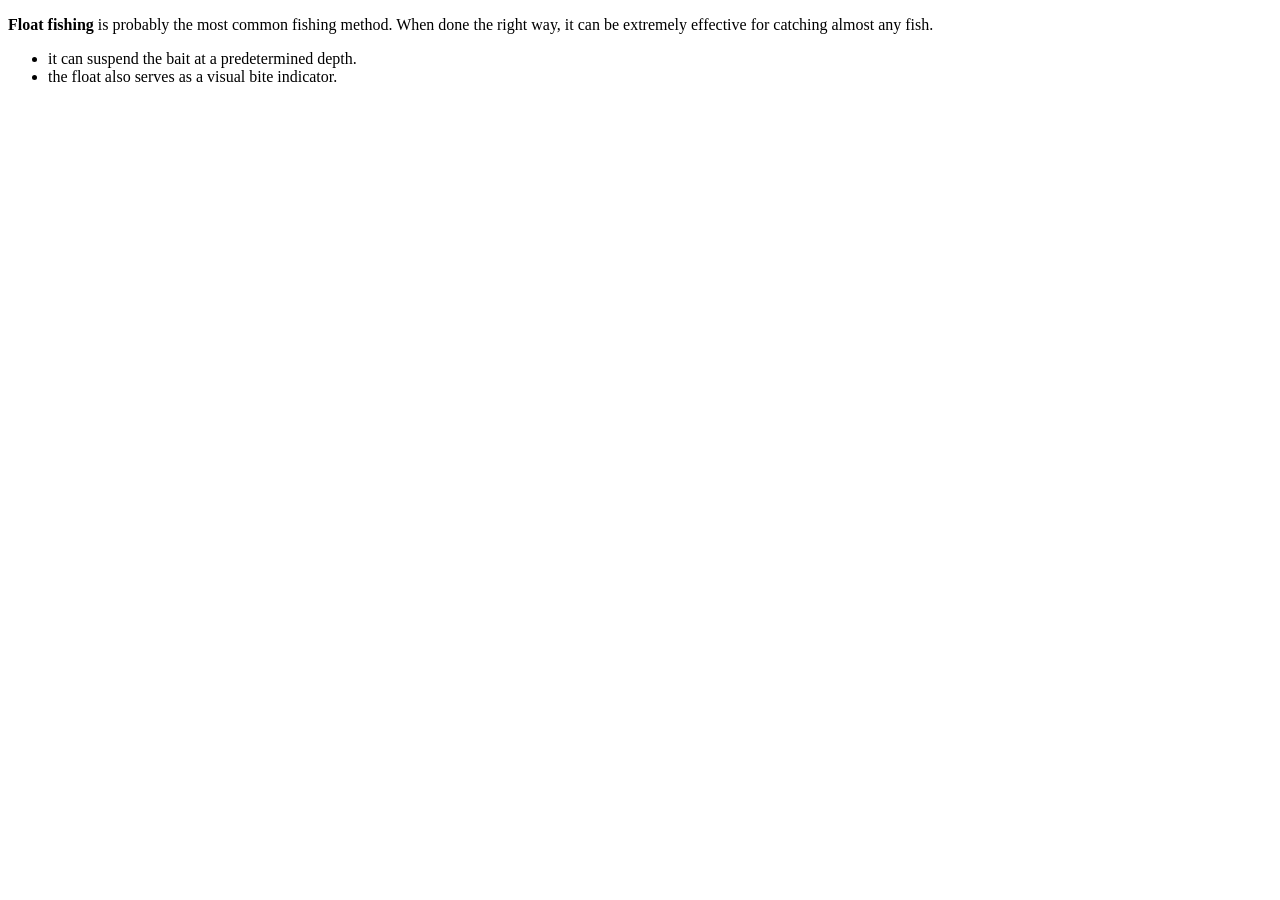
<file: test/regression/fixtures/bilingual-inline.html>
<!DOCTYPE html>
<html>
<head>
  <meta charset="utf-8">
  <title>fixture: bilingual inline translation</title>
</head>
<body>
  <main id="content">
    <p id="lead"><strong>Float fishing</strong> is probably the most common fishing method. When done the right way, it can be extremely effective for catching almost any fish.</p>
    <ul>
      <li id="bait-depth">it can suspend the bait at a predetermined depth.</li>
      <li id="bite-indicator">the float also serves as a visual bite indicator.</li>
    </ul>
  </main>
</body>
</html>
</file>
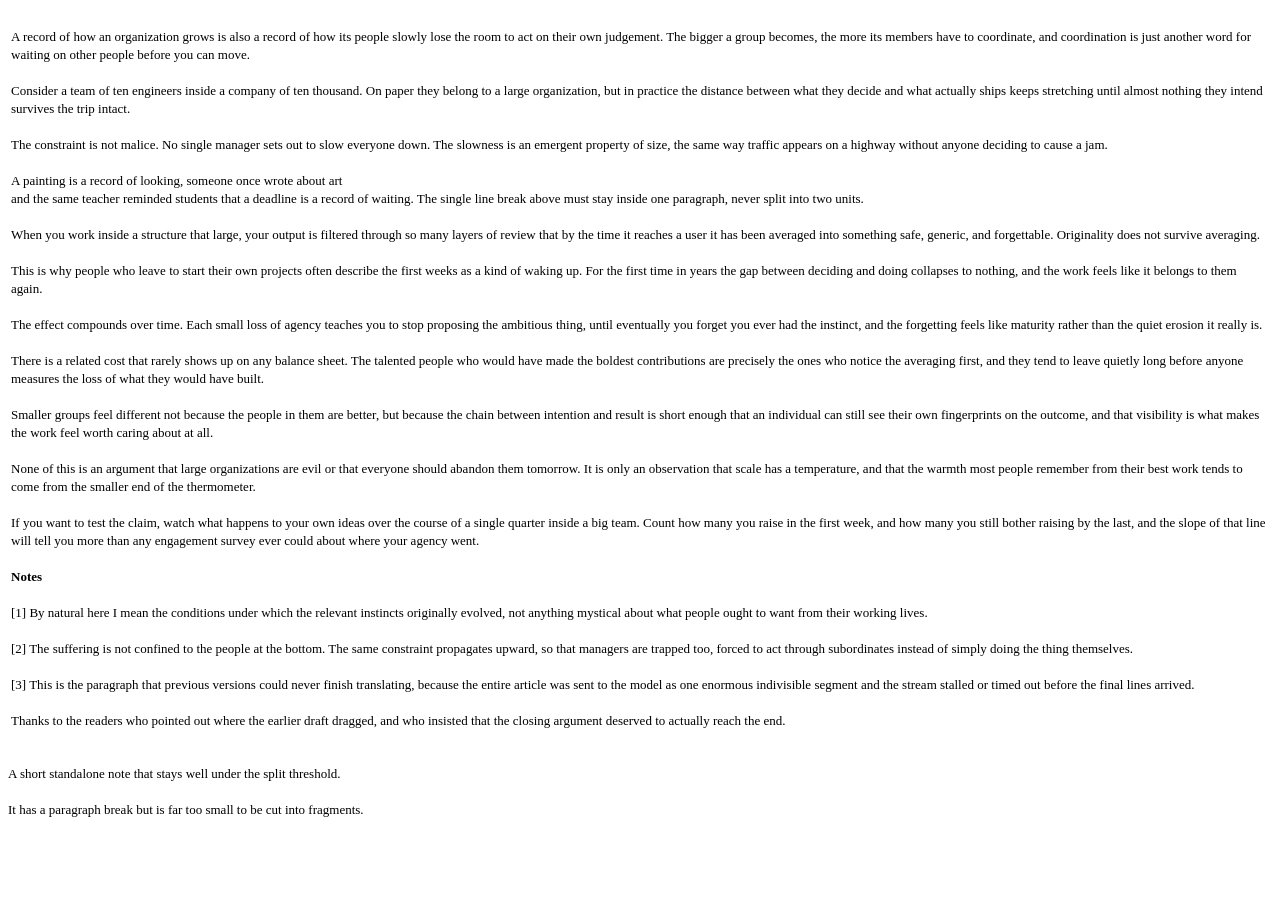
<file: test/regression/fixtures/block-br-wrapper-split.html>
<!DOCTYPE html>
<html lang="en">
<head><meta charset="utf-8"><title>block-br-wrapper-split fixture</title></head>
<body>
<!-- 結構通則(§8):整篇文章塞在單一 block <p> 裡,再包一層 <font> inline wrapper,
     段落間用 <br><br> 分隔,<br><br> 全在 <font> 內(<p> 自己沒有直接 BR)。
     舊版主 walker 把整顆 <p> 當單一超長 element unit → thinking 模型 streaming
     最後一段無法結束。修法:findBrSplitTarget 下探到帶 BR 的 <font>,splitBrBlock 切多段。
     不綁站點/class——<font> 只是常見 carrier,<span>/<b> 同理。 -->
<table border="0"><tbody><tr><td>
<p id="big"><font size="2" face="verdana">A record of how an organization grows is also a record of how its people slowly lose the room to act on their own judgement. The bigger a group becomes, the more its members have to coordinate, and coordination is just another word for waiting on other people before you can move.<br /><br />Consider a team of ten engineers inside a company of ten thousand. On paper they belong to a large organization, but in practice the distance between what they decide and what actually ships keeps stretching until almost nothing they intend survives the trip intact.<br /><br />The constraint is not malice. No single manager sets out to slow everyone down. The slowness is an emergent property of size, the same way traffic appears on a highway without anyone deciding to cause a jam.<br /><br />A painting is a record of looking, someone once wrote about art<br />and the same teacher reminded students that a deadline is a record of waiting. The single line break above must stay inside one paragraph, never split into two units.<br /><br />When you work inside a structure that large, your output is filtered through so many layers of review that by the time it reaches a user it has been averaged into something safe, generic, and forgettable. Originality does not survive averaging.<br /><br />This is why people who leave to start their own projects often describe the first weeks as a kind of waking up. For the first time in years the gap between deciding and doing collapses to nothing, and the work feels like it belongs to them again.<br /><br />The effect compounds over time. Each small loss of agency teaches you to stop proposing the ambitious thing, until eventually you forget you ever had the instinct, and the forgetting feels like maturity rather than the quiet erosion it really is.<br /><br />There is a related cost that rarely shows up on any balance sheet. The talented people who would have made the boldest contributions are precisely the ones who notice the averaging first, and they tend to leave quietly long before anyone measures the loss of what they would have built.<br /><br />Smaller groups feel different not because the people in them are better, but because the chain between intention and result is short enough that an individual can still see their own fingerprints on the outcome, and that visibility is what makes the work feel worth caring about at all.<br /><br />None of this is an argument that large organizations are evil or that everyone should abandon them tomorrow. It is only an observation that scale has a temperature, and that the warmth most people remember from their best work tends to come from the smaller end of the thermometer.<br /><br />If you want to test the claim, watch what happens to your own ideas over the course of a single quarter inside a big team. Count how many you raise in the first week, and how many you still bother raising by the last, and the slope of that line will tell you more than any engagement survey ever could about where your agency went.<br /><br /><b>Notes</b><br /><br />[1] By natural here I mean the conditions under which the relevant instincts originally evolved, not anything mystical about what people ought to want from their working lives.<br /><br />[2] The suffering is not confined to the people at the bottom. The same constraint propagates upward, so that managers are trapped too, forced to act through subordinates instead of simply doing the thing themselves.<br /><br />[3] This is the paragraph that previous versions could never finish translating, because the entire article was sent to the model as one enormous indivisible segment and the stream stalled or timed out before the final lines arrived.<br /><br />Thanks to the readers who pointed out where the earlier draft dragged, and who insisted that the closing argument deserved to actually reach the end.</font></p>
</td></tr></tbody></table>

<!-- 對照組:同型 <p><font> 結構但總長 < BR_BLOCK_SPLIT_CHARS(3500) → 維持整塊單一 element -->
<p id="small"><font size="2" face="verdana">A short standalone note that stays well under the split threshold.<br /><br />It has a paragraph break but is far too small to be cut into fragments.</font></p>
</body>
</html>
</file>
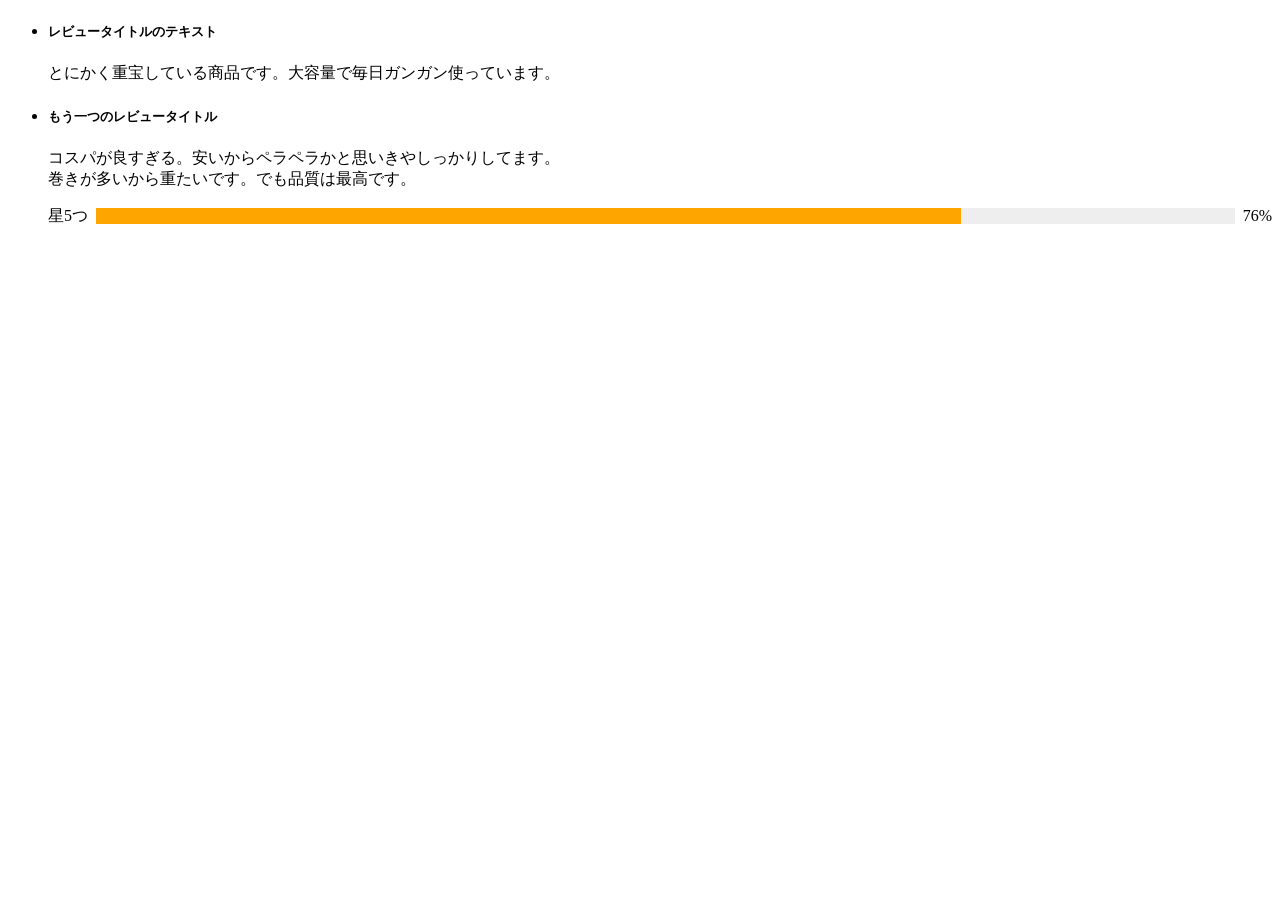
<file: test/regression/fixtures/block-empty-fragment-ancestor.html>
<!DOCTYPE html>
<html lang="ja">
<head>
  <meta charset="UTF-8">
  <title>Block empty fragment ancestor test</title>
</head>
<body>
  <!-- Case 1: Amazon review card structure.
       LI (BLOCK_TAGS_SET) has containsBlockDescendant (H5),
       but extractInlineFragments on LI produces 0 fragments because
       LI's only direct child (SPAN.a-list-item) itself contains a block
       descendant → isInlineRunNode returns false → no inline run to flush.
       Bug: LI was added to fragmentExtracted anyway, blocking inner spans
       from being collected by Case E (hasAncestorExtracted returned true).
  -->
  <div id="target-review">
    <ul>
      <li id="review-card">
        <span class="a-list-item">
          <div>
            <div>
              <h5>レビュータイトルのテキスト</h5>
            </div>
            <div>
              <span class="review-body">
                <span>とにかく重宝している商品です。大容量で毎日ガンガン使っています。<br></span>
              </span>
            </div>
          </div>
        </span>
      </li>
    </ul>
  </div>

  <!-- Case 2: Same pattern but with longer body text and multiple BRs -->
  <div id="target-long">
    <ul>
      <li id="review-long">
        <span class="a-list-item">
          <div>
            <div>
              <h5>もう一つのレビュータイトル</h5>
            </div>
            <div>
              <span class="review-body">
                <span>コスパが良すぎる。安いからペラペラかと思いきやしっかりしてます。<br>巻きが多いから重たいです。でも品質は最高です。<br></span>
              </span>
            </div>
          </div>
        </span>
      </li>
    </ul>
  </div>

  <!-- Case 3: Amazon star histogram row.
       LI (BLOCK_TAGS_SET) has complex flex layout (17 descendants)
       but only 7 chars of visible text ("星5つ 76%").
       Bug: LI was FILTER_ACCEPT'd as whole element unit, injection
       destroys flex progress bar layout.
       Fix: descendants > 3 + innerText < 20 → FILTER_SKIP.
  -->
  <div id="target-histogram">
    <ul>
      <li id="hist-row" style="list-style:none">
        <span class="a-list-item">
          <a style="display:flex; align-items:center; gap:8px; text-decoration:none; color:inherit">
            <div>
              <span style="display:flex">星5つ</span>
            </div>
            <div style="flex:1; height:16px; background:#eee; position:relative">
              <div style="width:76%; height:100%; background:orange"></div>
            </div>
            <div>
              <span>76%</span>
            </div>
          </a>
        </span>
      </li>
    </ul>
  </div>
</body>
</html>
</file>
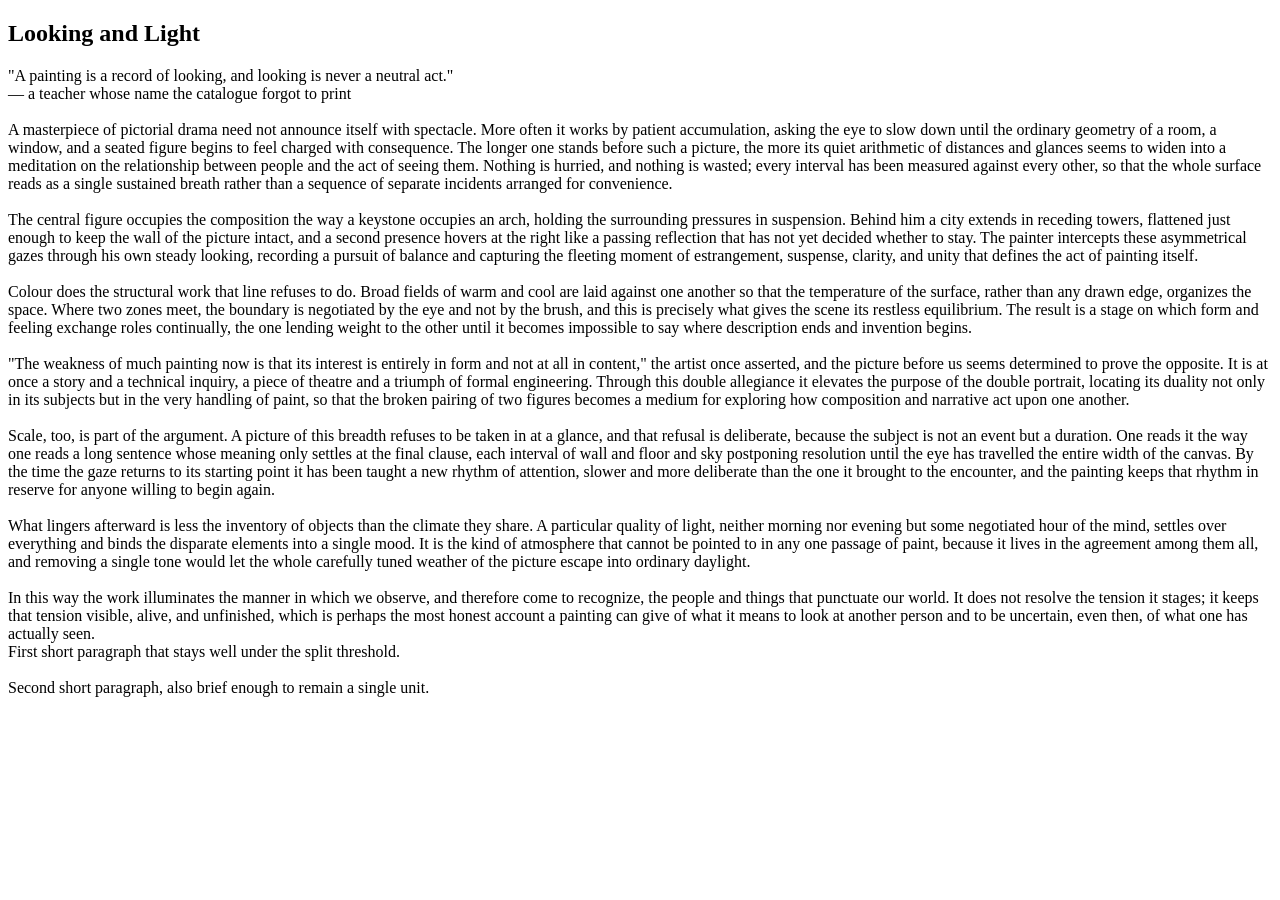
<file: test/regression/fixtures/br-block-split.html>
<!DOCTYPE html>
<html lang="en">
<head>
  <meta charset="utf-8">
  <title>br-block-split fixture</title>
</head>
<body>
  <!--
    結構特徵(不綁站點,§8):一個 CONTAINER(div)直接含長文,段落間用 <br><br> 分隔,
    沒有任何 block 子孫(<p>/<li>/<ul>)。整篇 > BR_BLOCK_SPLIT_CHARS(3500),
    應被 splitBrBlock 切成多個 fragment 單元。
    P1 內含「單一 <br>」(引言 + 出處),驗證單一 <br> 留在同一 fragment(不切開)。
  -->
  <article>
    <h2>Looking and Light</h2>
    <div id="big" class="prose-block">
      "A painting is a record of looking, and looking is never a neutral act."<br>— a teacher whose name the catalogue forgot to print
      <br><br>
      A masterpiece of pictorial drama need not announce itself with spectacle. More often it works by patient accumulation, asking the eye to slow down until the ordinary geometry of a room, a window, and a seated figure begins to feel charged with consequence. The longer one stands before such a picture, the more its quiet arithmetic of distances and glances seems to widen into a meditation on the relationship between people and the act of seeing them. Nothing is hurried, and nothing is wasted; every interval has been measured against every other, so that the whole surface reads as a single sustained breath rather than a sequence of separate incidents arranged for convenience.
      <br><br>
      The central figure occupies the composition the way a keystone occupies an arch, holding the surrounding pressures in suspension. Behind him a city extends in receding towers, flattened just enough to keep the wall of the picture intact, and a second presence hovers at the right like a passing reflection that has not yet decided whether to stay. The painter intercepts these asymmetrical gazes through his own steady looking, recording a pursuit of balance and capturing the fleeting moment of estrangement, suspense, clarity, and unity that defines the act of painting itself.
      <br><br>
      Colour does the structural work that line refuses to do. Broad fields of warm and cool are laid against one another so that the temperature of the surface, rather than any drawn edge, organizes the space. Where two zones meet, the boundary is negotiated by the eye and not by the brush, and this is precisely what gives the scene its restless equilibrium. The result is a stage on which form and feeling exchange roles continually, the one lending weight to the other until it becomes impossible to say where description ends and invention begins.
      <br><br>
      "The weakness of much painting now is that its interest is entirely in form and not at all in content," the artist once asserted, and the picture before us seems determined to prove the opposite. It is at once a story and a technical inquiry, a piece of theatre and a triumph of formal engineering. Through this double allegiance it elevates the purpose of the double portrait, locating its duality not only in its subjects but in the very handling of paint, so that the broken pairing of two figures becomes a medium for exploring how composition and narrative act upon one another.
      <br><br>
      Scale, too, is part of the argument. A picture of this breadth refuses to be taken in at a glance, and that refusal is deliberate, because the subject is not an event but a duration. One reads it the way one reads a long sentence whose meaning only settles at the final clause, each interval of wall and floor and sky postponing resolution until the eye has travelled the entire width of the canvas. By the time the gaze returns to its starting point it has been taught a new rhythm of attention, slower and more deliberate than the one it brought to the encounter, and the painting keeps that rhythm in reserve for anyone willing to begin again.
      <br><br>
      What lingers afterward is less the inventory of objects than the climate they share. A particular quality of light, neither morning nor evening but some negotiated hour of the mind, settles over everything and binds the disparate elements into a single mood. It is the kind of atmosphere that cannot be pointed to in any one passage of paint, because it lives in the agreement among them all, and removing a single tone would let the whole carefully tuned weather of the picture escape into ordinary daylight.
      <br><br>
      In this way the work illuminates the manner in which we observe, and therefore come to recognize, the people and things that punctuate our world. It does not resolve the tension it stages; it keeps that tension visible, alive, and unfinished, which is perhaps the most honest account a painting can give of what it means to look at another person and to be uncertain, even then, of what one has actually seen.
    </div>
  </article>

  <!--
    對照組:小於門檻的 Case B 區塊(純文字 + <br><br>、無 block 子孫),
    應維持原行為「整塊當單一 element 單元」,不被切分。
  -->
  <div id="small" class="prose-block">
    First short paragraph that stays well under the split threshold.
    <br><br>
    Second short paragraph, also brief enough to remain a single unit.
  </div>
</body>
</html>
</file>
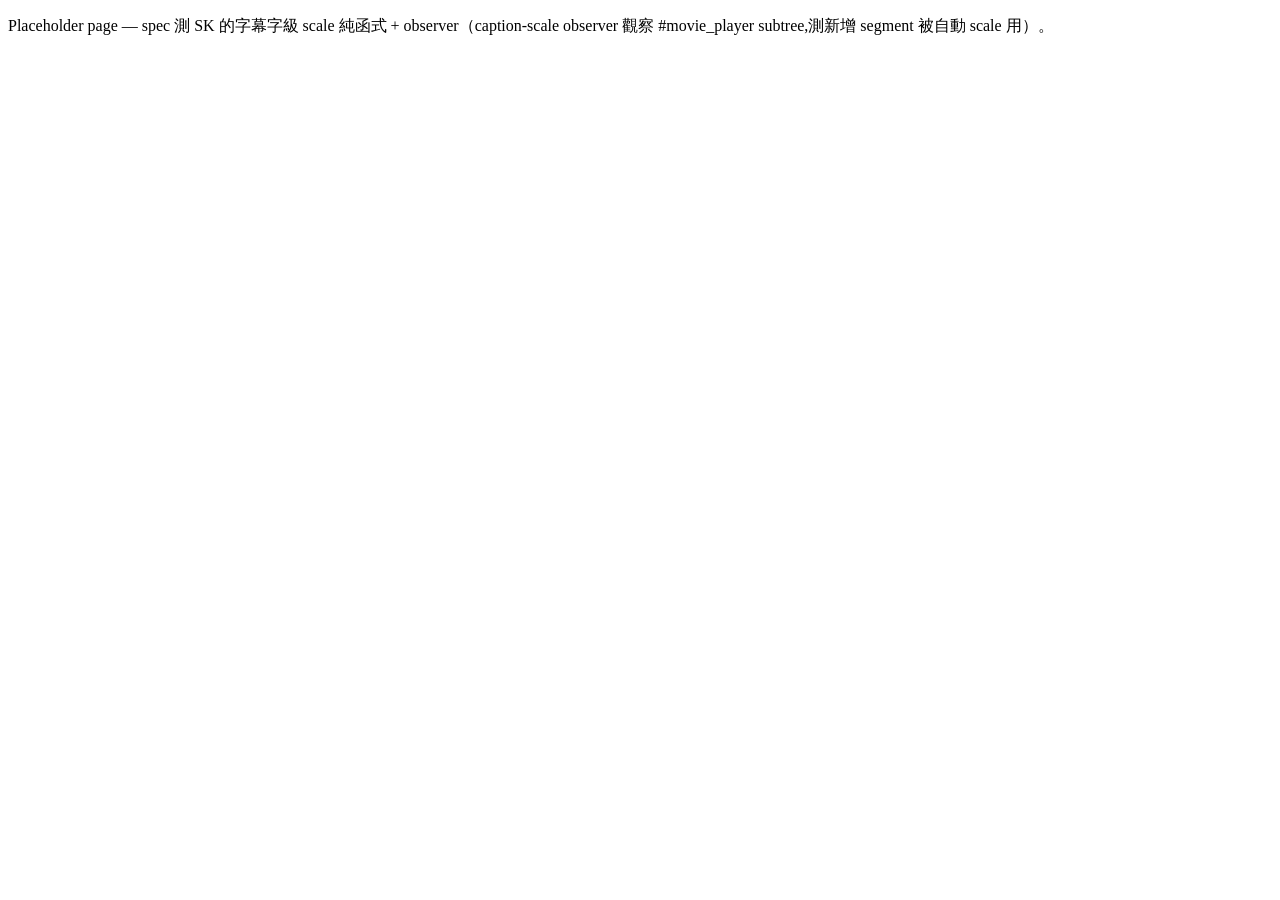
<file: test/regression/fixtures/caption-scale.html>
<!DOCTYPE html>
<html lang="en">
<head><meta charset="utf-8"><title>caption-scale fixture</title></head>
<body>
<p>Placeholder page — spec 測 SK 的字幕字級 scale 純函式 + observer（caption-scale observer 觀察 #movie_player subtree,測新增 segment 被自動 scale 用）。</p>
<div id="movie_player"></div>
</body>
</html>
</file>
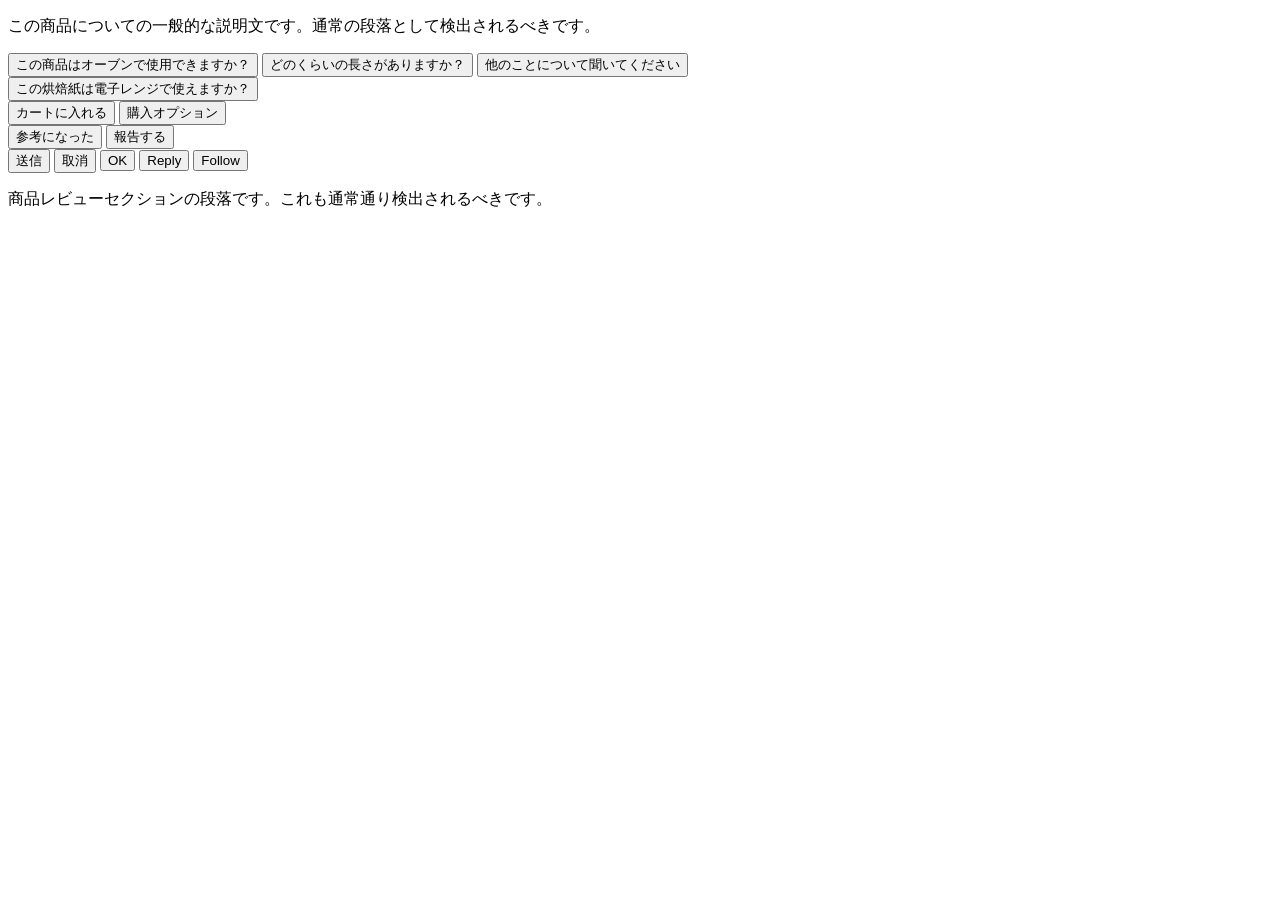
<file: test/regression/fixtures/detect-long-text-button.html>
<!DOCTYPE html>
<html lang="ja">
<head>
  <meta charset="UTF-8">
  <title>Long-text button detection fixture</title>
</head>
<body>
  <article>
    <p>この商品についての一般的な説明文です。通常の段落として検出されるべきです。</p>

    <!-- 長文 BUTTON:句子級內容,應被偵測 -->
    <div class="suggested-questions">
      <button class="pill-button">
        <span>この商品はオーブンで使用できますか？</span>
      </button>
      <button class="pill-button">
        <span>どのくらいの長さがありますか？</span>
      </button>
      <button class="pill-button">
        <span>他のことについて聞いてください</span>
      </button>
    </div>

    <!-- 長文 BUTTON 無 SPAN wrapper:直接含文字 -->
    <div>
      <button class="question-chip">この烘焙紙は電子レンジで使えますか？</button>
    </div>

    <!-- CJK BUTTON >= 3 字:有意義的 UI 文字,應被偵測 -->
    <div class="commerce">
      <span><button class="btn-cart">カートに入れる</button></span>
      <span><button class="btn-options">購入オプション</button></span>
    </div>
    <div class="review-actions">
      <button class="btn-helpful">参考になった</button>
      <button class="btn-report">報告する</button>
    </div>

    <!-- 極短 CJK BUTTON(< 3 字)/ 短 non-CJK(< 8 字):不應被偵測 -->
    <div class="actions">
      <button class="btn-submit">送信</button>
      <button class="btn-cancel">取消</button>
      <button class="btn-ok">OK</button>
      <button class="btn-reply">Reply</button>
      <button class="btn-follow">Follow</button>
    </div>

    <p>商品レビューセクションの段落です。これも通常通り検出されるべきです。</p>
  </article>
</body>
</html>
</file>
